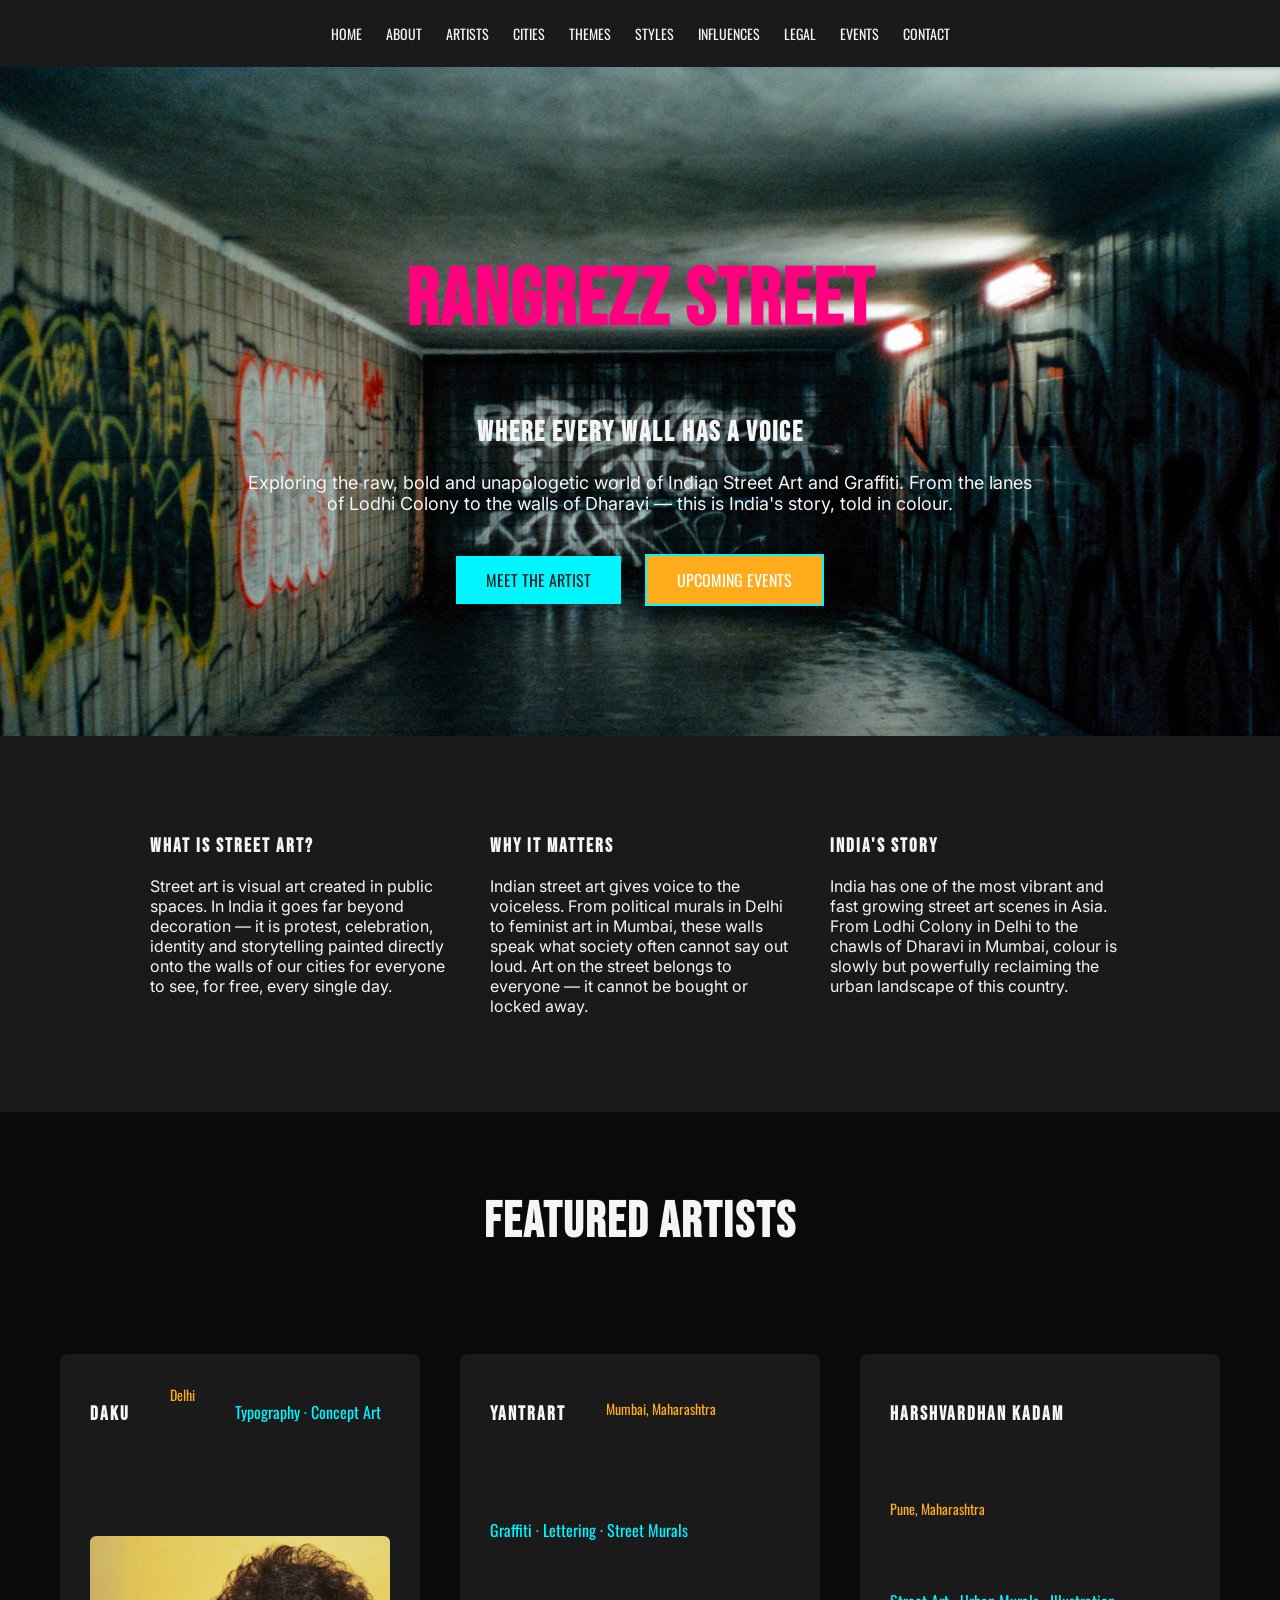
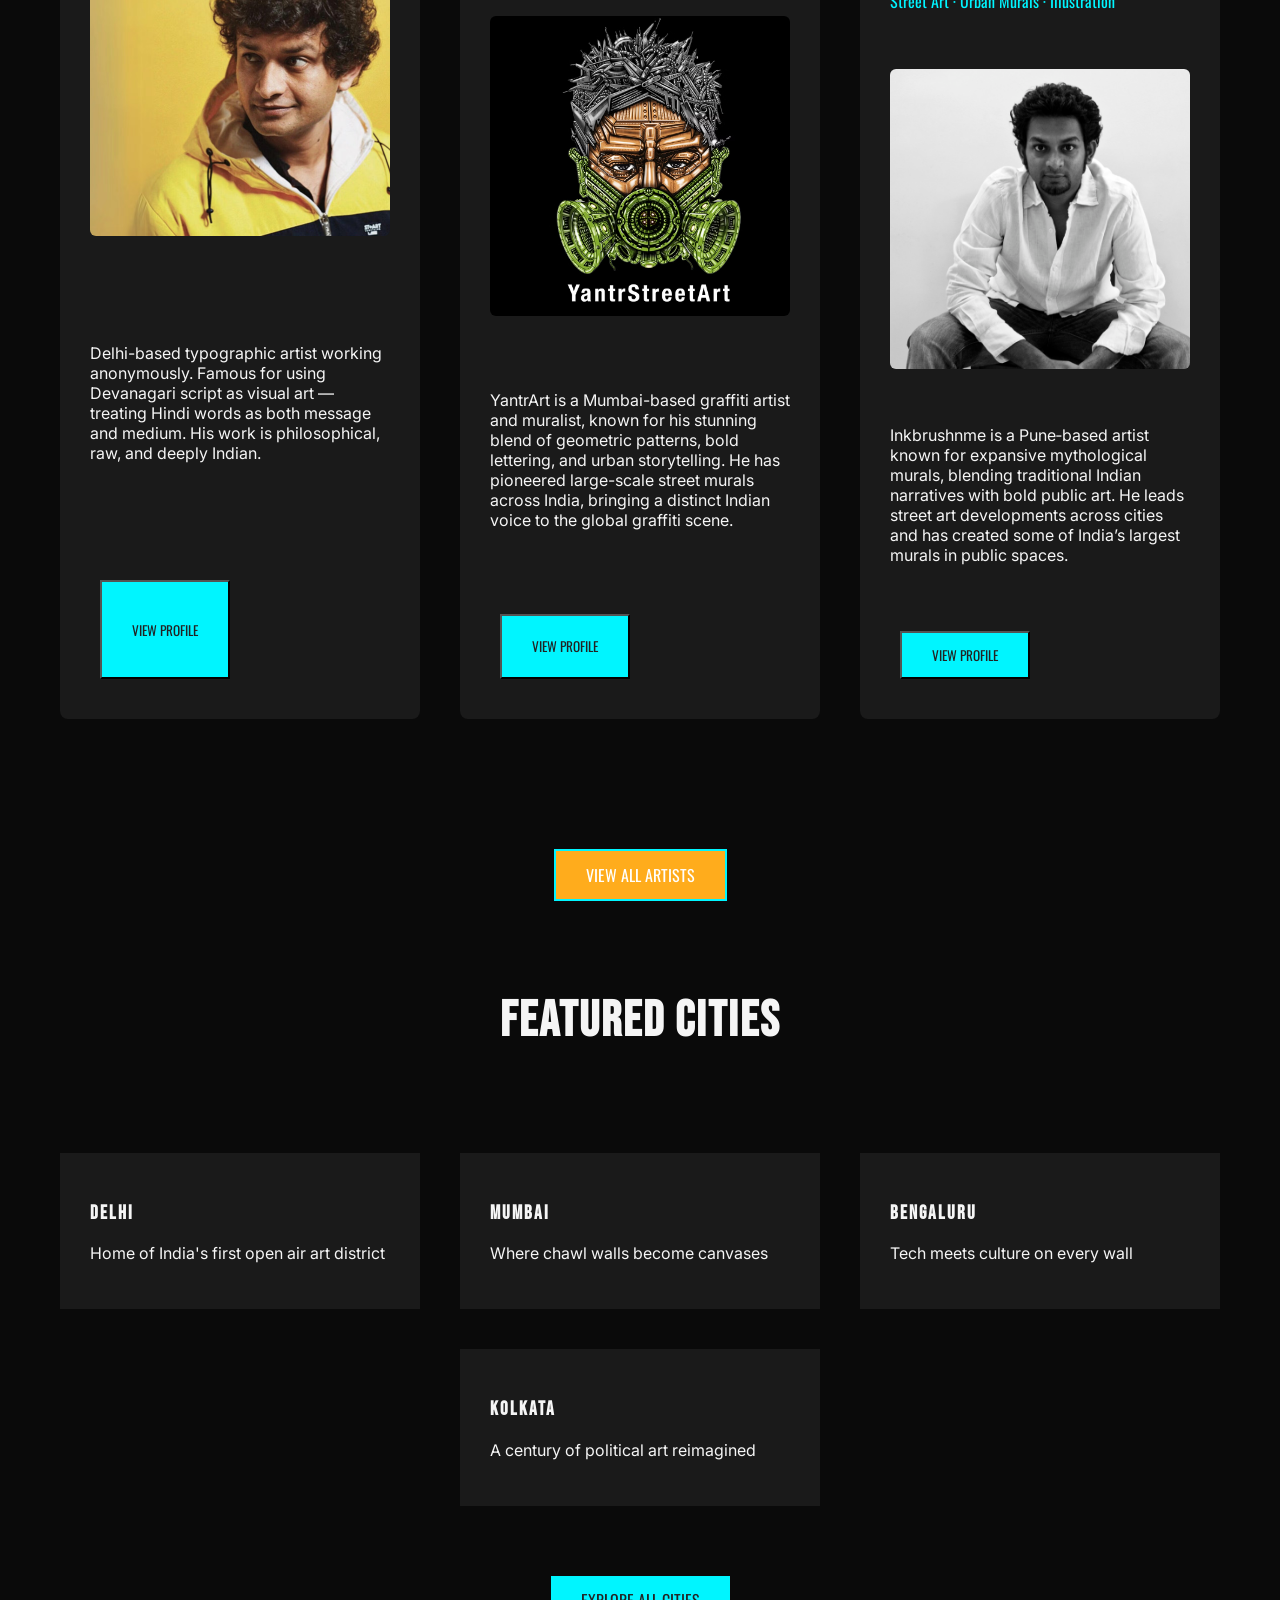
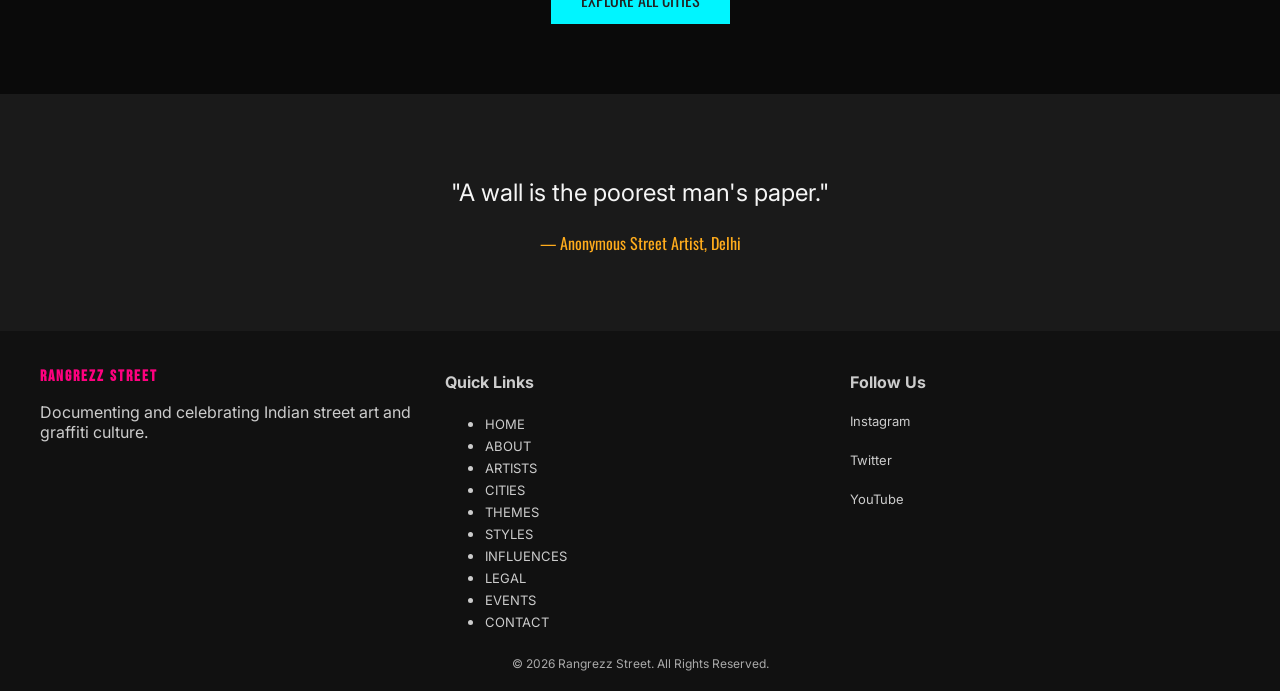
<file: index.html>
<!DOCTYPE htmL>
<html lang="en">
<head>
    <meta charset="UTF-8">
    <title>Rangrezz Street</title>
    <meta name="viewport" content="width=device-width, initial-scale=1.0">
    <link href="https://fonts.googleapis.com/css2?family=Bebas+Neue&family=Oswald:wght@400;500;600&family=Inter:wght@300;400;500;600&display=swap" rel="stylesheet">

    <link rel="stylesheet" href="css/style.css">
    <link rel="stylesheet" href="css/index.css">
    <link rel="stylesheet" href="css/artists.css">
    <link rel="stylesheet" href="css/cities.css">



</head>
<body>

 <nav>
           <ul>
            <li><a href="index.html">HOME</a></li>
            <li><a href="about.html">ABOUT</a></li>
            <li><a href="artists.html">ARTISTS</a></li>
            <li><a href="cities.html">CITIES</a></li>
            <li><a href="themes.html">THEMES</a></li>
            <li><a href="styles.html">STYLES</a></li>
            <li><a href="influence.html">INFLUENCES</a></li>
            <li><a href="legal.html">LEGAL</a></li>
            <li><a href="events.html">EVENTS</a></li>
            <li><a href="contact.html">CONTACT</a></li>
           </ul>
    </nav>

    <!-- HERO SECTION -->
    <section class="hero">
        <h1>RANGREZZ STREET</h1>
        <h2>Where Every Wall Has a Voice</h2>
        <p>
            Exploring the raw, bold and unapologetic world of Indian Street Art and Graffiti. 
            From the lanes of Lodhi Colony to the walls of Dharavi — this is India's story, told in colour.
        </p>
        <div class="hero-buttons">
            <a href="artists.html" class="btn-primary">MEET THE ARTIST</a>
            <a href="events.html" class="btn-secondary">UPCOMING EVENTS</a>
        </div>
    </section>

    <!-- INTRODUCTION STRIP -->
    <section class="intro-strip">
        <div class="intro-box">
            <h3>WHAT IS STREET ART?</h3>
            <p>
                Street art is visual art created in public spaces. In India it goes far beyond decoration — it is protest, celebration, identity and storytelling painted directly onto the walls of our cities for everyone to see, for free, every single day.
            </p>
        </div>

        <div class="intro-box">
            <h3>WHY IT MATTERS</h3>
            <p>
                Indian street art gives voice to the voiceless. From political murals in Delhi to feminist art in Mumbai, these walls speak what society often cannot say out loud. Art on the street belongs to everyone — it cannot be bought or locked away.
            </p>
        </div>

        <div class="intro-box">
            <h3>INDIA'S STORY</h3>
            <p>
                India has one of the most vibrant and fast growing street art scenes in Asia. From Lodhi Colony in Delhi to the chawls of Dharavi in Mumbai, colour is slowly but powerfully reclaiming the urban landscape of this country.
            </p>
        </div>
    </section>

    <!-- FEATURED ARTISTS -->
    <section class="featured-artists">
        <h2 class="section-title">FEATURED ARTISTS</h2>

        <div class="card-container">
            <div class="artist-card">
               
                <h3>Daku</h3>
                <span class="tag">Delhi</span>
                <p class="style">Typography · Concept Art</p>
                 <div class="artist-image">
                    <img src="images/home/daku.jpg" alt="">
                </div>
                <p>
                    Delhi-based typographic artist working anonymously. Famous for using Devanagari script as visual art — treating Hindi words as both message and medium. His work is philosophical, raw, and deeply Indian.
                </p>
                <button class="btn-primary " onclick="location.href='artists.html#dk'">VIEW PROFILE</button>
            </div>

          <!-- YantrArt — Featured Artist -->
<div class="artist-card">
    <h3>YantrArt</h3>
    <p class="tag">Mumbai, Maharashtra</p>
    <p class="style">Graffiti · Lettering · Street Murals</p>
    <div class="artist-image">
        <img src="images/home/yantr.jpg" alt="YantrArt">
    </div>
    <p>
        YantrArt is a Mumbai-based graffiti artist and muralist, known for his stunning blend of geometric patterns, bold lettering, and urban storytelling. He has pioneered large-scale street murals across India, bringing a distinct Indian voice to the global graffiti scene.
    </p>
    <button class="btn-primary" onclick="location.href='artists.html#yr'">VIEW PROFILE</button>
</div>

            <!-- Harshvardhan Kadam — Featured Artist -->
            <div class="artist-card">
                <h3>Harshvardhan Kadam</h3>
                <p class="tag">Pune, Maharashtra</p>
                <p class="style">Street Art · Urban Murals · Illustration</p>
                 <div class="artist-image">
                    <img src="images/home/inkbrushme.jpg" alt="inkbrushme">
                </div>
              <p>
                    Inkbrushnme is a Pune‑based artist known for expansive mythological murals, blending traditional Indian narratives with bold public art. He leads street art developments across cities and has created some of India’s largest murals in public spaces.

                    </p>
                <button class="btn-primary" onclick="location.href='artists.html#hk'">VIEW PROFILE</button>
            </div>
        </div>

        <div class="section-button">
            <a href="artists.html" class="btn-secondary " onclick = "">VIEW ALL ARTISTS</a>
        </div>
    </section>

    <!-- FEATURED CITIES -->
    <section class="featured-cities">
        <h2 class="section-title">FEATURED CITIES</h2>

        <div class="card-container">
            <div class="city-card">
                <h3>DELHI</h3>
                <p>Home of India's first open air art district</p>
            </div>

            <div class="city-card">
                <h3>MUMBAI</h3>
                <p>Where chawl walls become canvases</p>
            </div>

            <div class="city-card">
                <h3>BENGALURU</h3>
                <p>Tech meets culture on every wall</p>
            </div>

            <div class="city-card">
                <h3>KOLKATA</h3>
                <p>A century of political art reimagined</p>
            </div>
        </div>

        <div class="section-button">
            <a href="cities.html" class="btn-primary">EXPLORE ALL CITIES</a>
        </div>
    </section>

    <!-- QUOTE SECTION -->
    <section class="quote-section">
        <p class="quote">
            "A wall is the poorest man's paper."
        </p>
        <p class="quote-author">
            — Anonymous Street Artist, Delhi
        </p>
    </section>
<!-- COMMON FOOTER -->
<footer class="site-footer">
    <div class="footer-container">
        <div class="footer-section">
            <h3>Rangrezz Street</h3>
            <p>Documenting and celebrating Indian street art and graffiti culture.</p>
        </div>
        <div class="footer-section">
            <h4>Quick Links</h4>
            <ul>
            <li><a href="index.html">HOME</a></li>
            <li><a href="about.html">ABOUT</a></li>
            <li><a href="artists.html">ARTISTS</a></li>
            <li><a href="cities.html">CITIES</a></li>
            <li><a href="themes.html">THEMES</a></li>
            <li><a href="styles.html">STYLES</a></li>
            <li><a href="influence.html">INFLUENCES</a></li>
            <li><a href="legal.html">LEGAL</a></li>
            <li><a href="events.html">EVENTS</a></li>
            <li><a href="contact.html">CONTACT</a></li>
           </ul>
        </div>
        <div class="footer-section">
            <h4>Follow Us</h4>
            <p>
                <a href="https://instagram.com/RangrezzStreet" target="_blank">Instagram</a><br>
                <a href="https://twitter.com/RangrezzStreet" target="_blank">Twitter</a><br>
                <a href="https://youtube.com" target="_blank">YouTube</a>
            </p>
        </div>
    </div>
    <div class="footer-bottom">
        &copy; 2026 Rangrezz Street. All Rights Reserved.
    </div>
</footer>
<script src="js/main.js"></script>
</body>
</html>
</file>
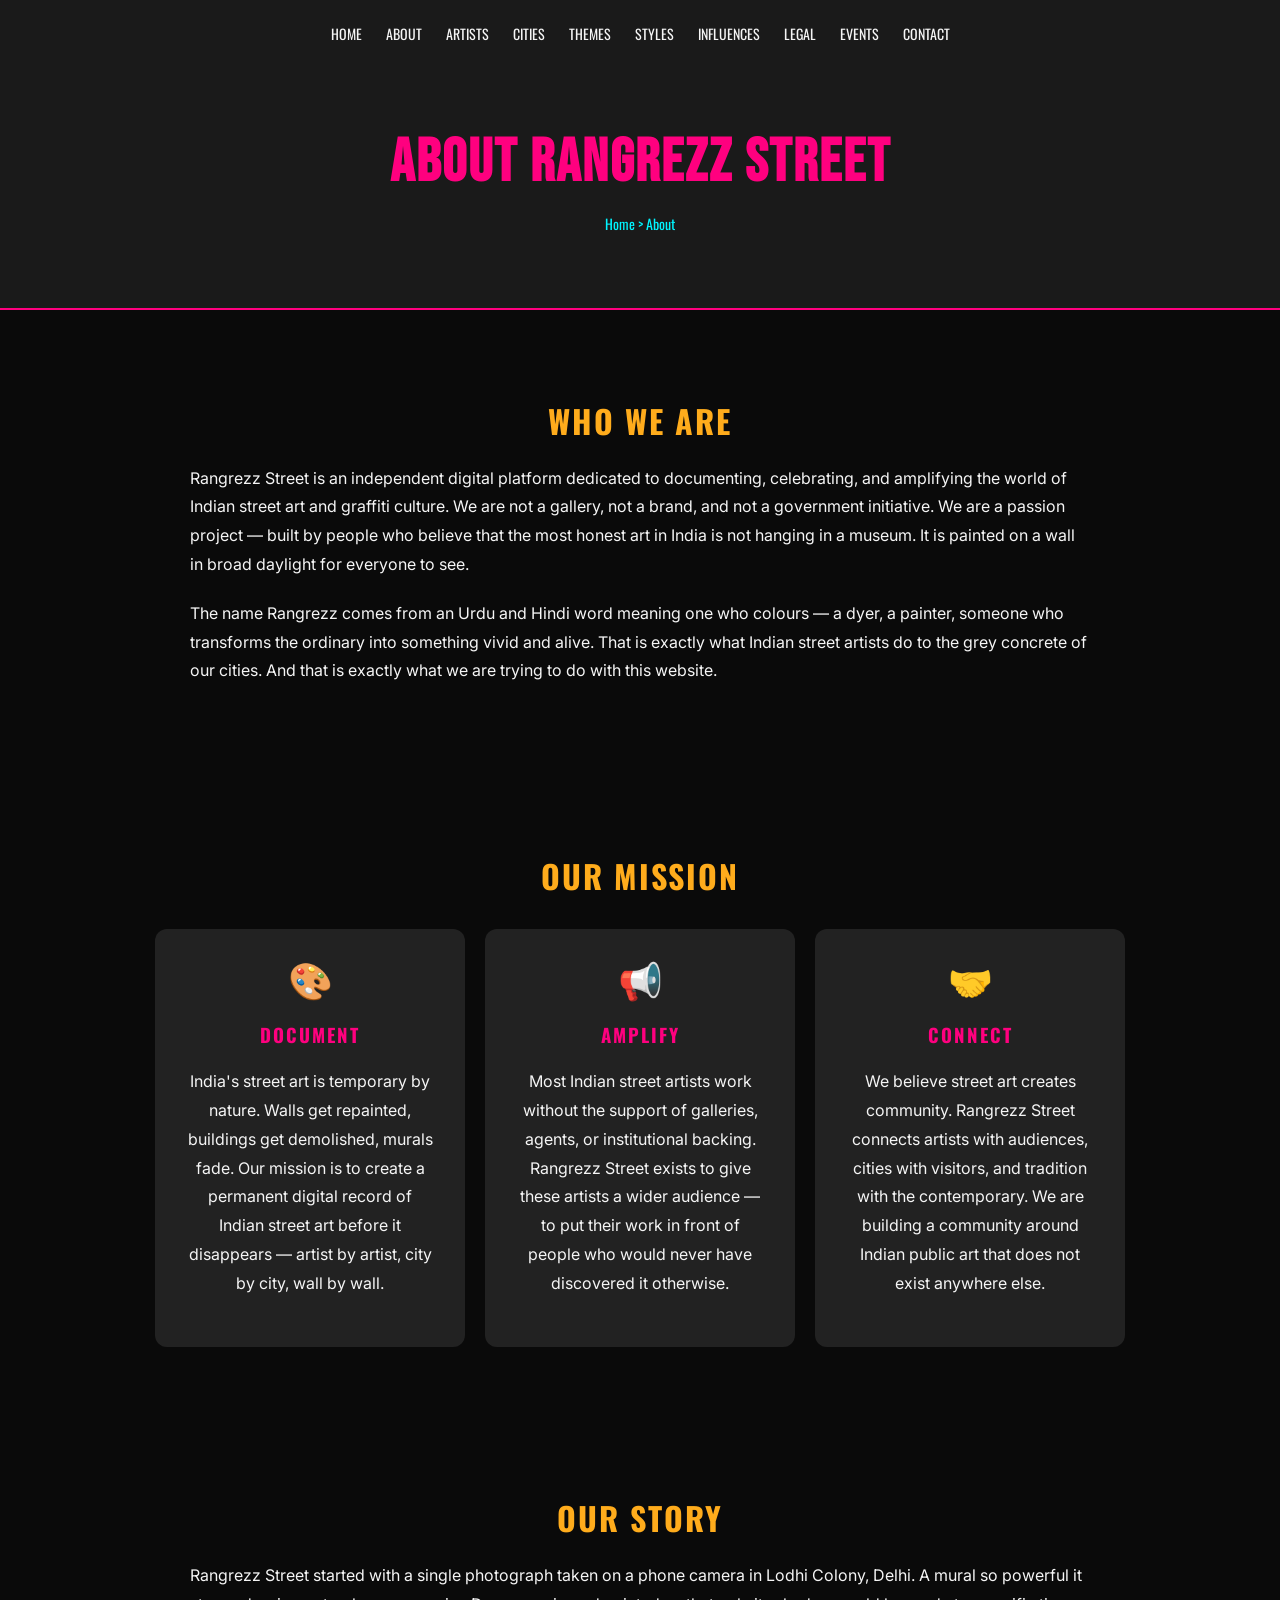
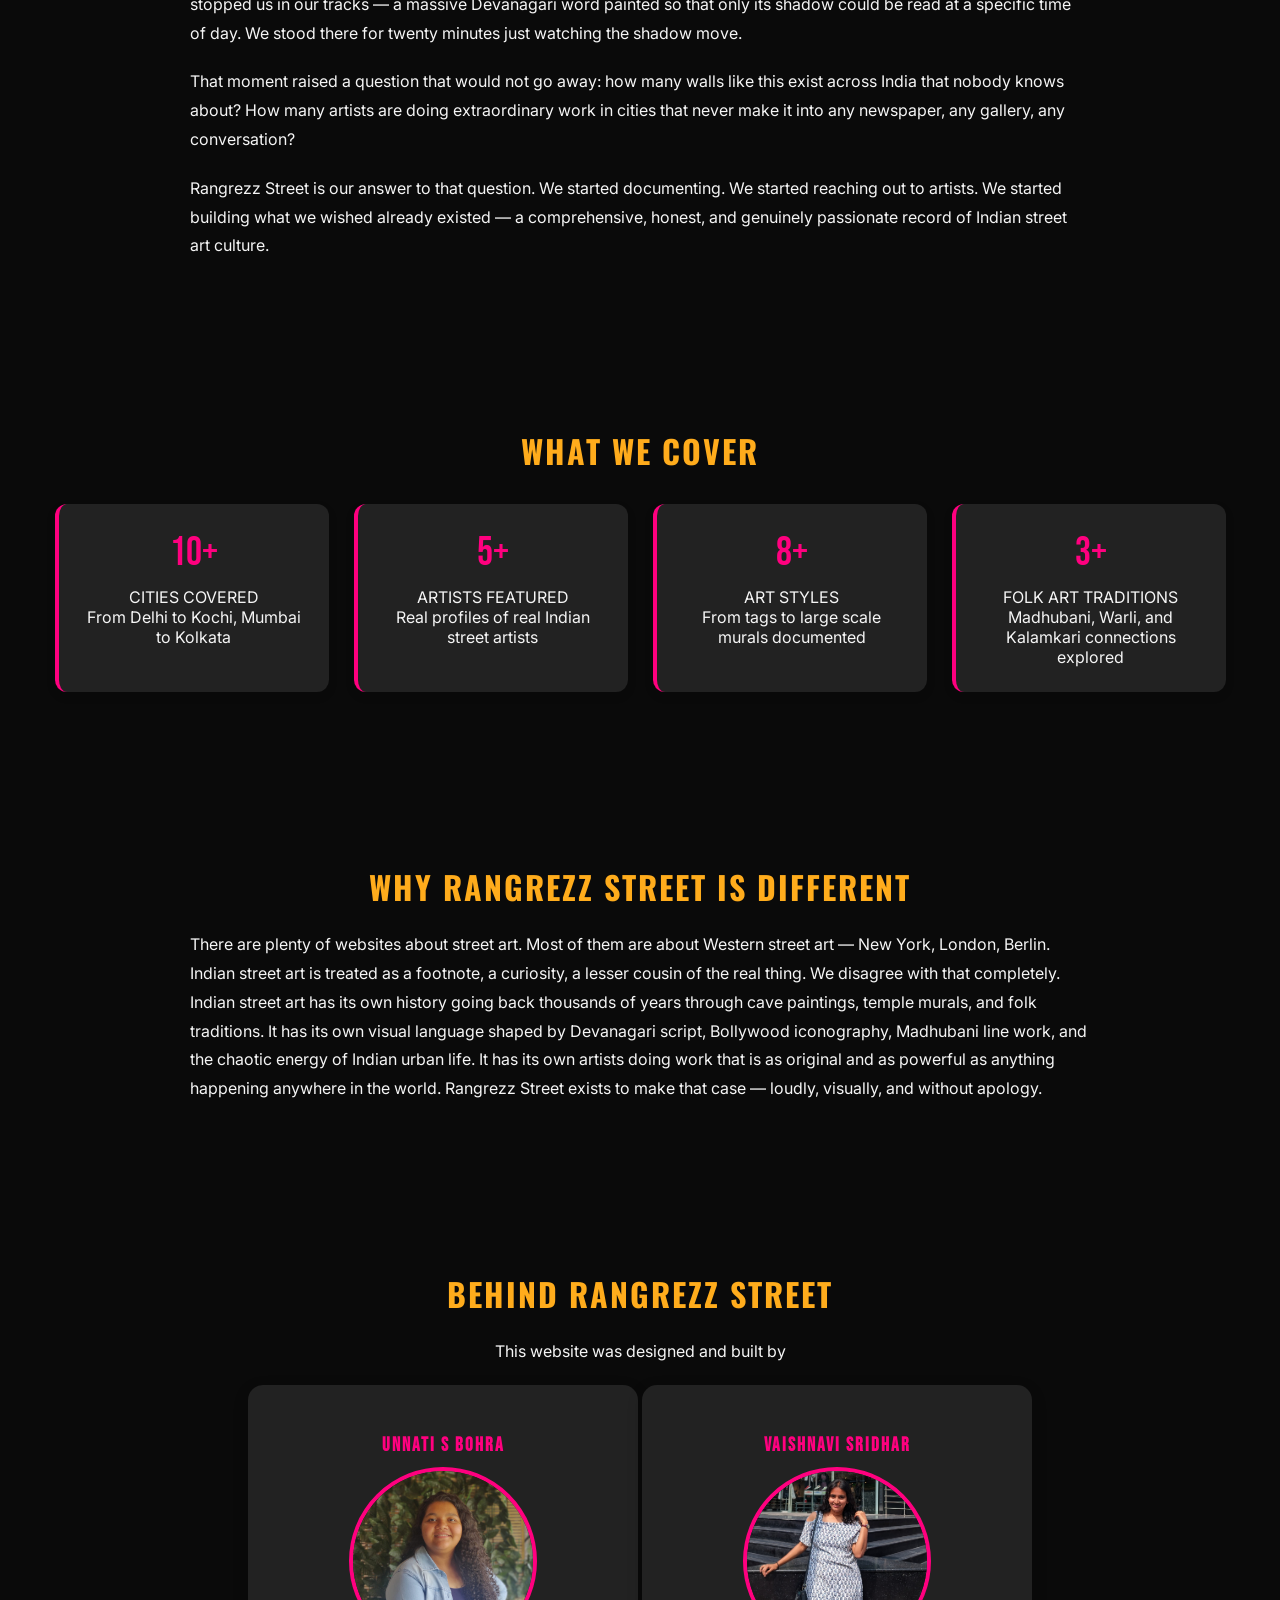
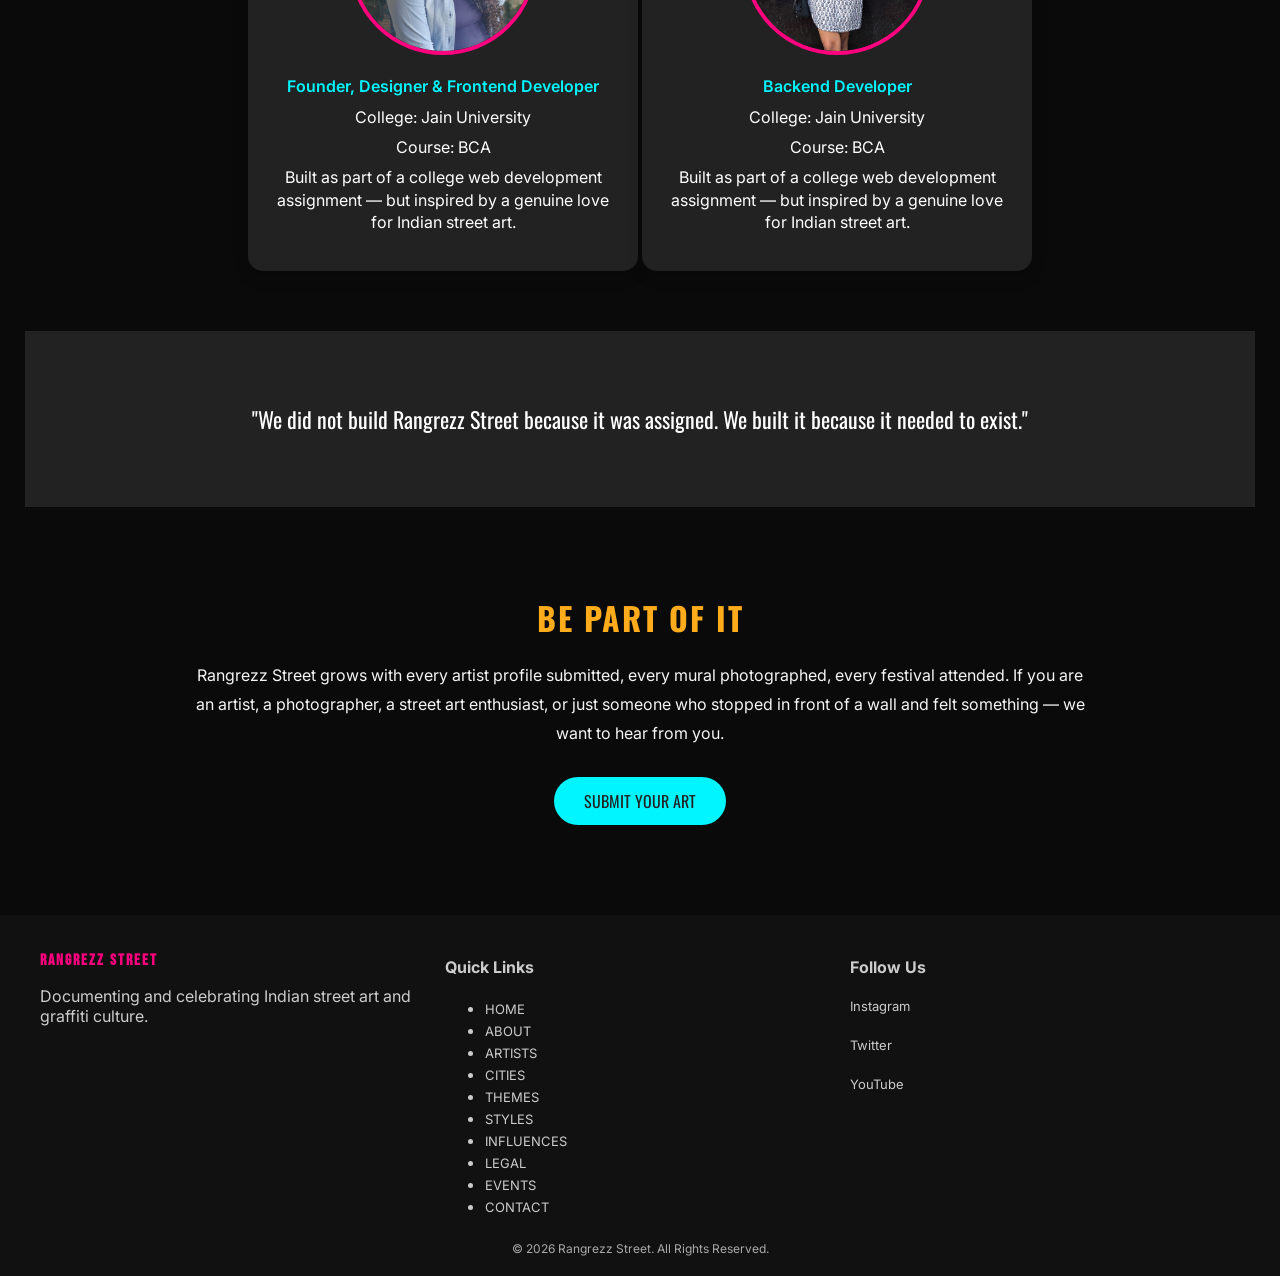
<file: about.html>
<!DOCTYPE html>
<html lang="en">
<head>
<meta charset="UTF-8">
<title>About Rangrezz Street</title>
<meta name="viewport" content="width=device-width, initial-scale=1.0">
<link rel="stylesheet" href="css/style.css">
<link rel="stylesheet" href="css/about.css">

<link href="https://fonts.googleapis.com/css2?family=Bebas+Neue&family=Oswald:wght@400;600&family=Inter:wght@300;400;500&display=swap" rel="stylesheet">
</head>
<body>
        <nav>
           <ul>
            <li><a href="index.html">HOME</a></li>
            <li><a href="about.html">ABOUT</a></li>
            <li><a href="artists.html">ARTISTS</a></li>
            <li><a href="cities.html">CITIES</a></li>
            <li><a href="themes.html">THEMES</a></li>
            <li><a href="styles.html">STYLES</a></li>
            <li><a href="influence.html">INFLUENCES</a></li>
            <li><a href="legal.html">LEGAL</a></li>
            <li><a href="events.html">EVENTS</a></li>
            <li><a href="contact.html">CONTACT</a></li>
           </ul>
    </nav>

<!-- PAGE BANNER -->
<section class="page-banner">
    <h1>ABOUT RANGREZZ STREET</h1>
    <p class="breadcrumb">Home &gt; About</p>
</section>

<!-- WHO WE ARE -->
<section class="section about-who">
    <h2>WHO WE ARE</h2>
    <p>
       Rangrezz Street is an independent digital platform dedicated to documenting, celebrating, and amplifying the world of Indian street art and graffiti culture. We are not a gallery, not a brand, and not a government initiative. We are a passion project — built by people who believe that the most honest art in India is not hanging in a museum. It is painted on a wall in broad daylight for everyone to see.
    </p>
    <p>
        The name Rangrezz comes from an Urdu and Hindi word meaning one who colours — a dyer, a painter, someone who transforms the ordinary into something vivid and alive. That is exactly what Indian street artists do to the grey concrete of our cities. And that is exactly what we are trying to do with this website.
    </p>
</section>

<!-- OUR MISSION -->
<section class="section mission">
    <h2>OUR MISSION</h2>
    <div class="mission-cards">
        <div class="mcard">
            <div class="icon">🎨</div>
            <h3>DOCUMENT</h3>
            <p>India's street art is temporary by nature. Walls get repainted, buildings get demolished, murals fade. Our mission is to create a permanent digital record of Indian street art before it disappears — artist by artist, city by city, wall by wall.</p>
        </div>
        <div class="mcard">
            <div class="icon">📢</div>
            <h3>AMPLIFY</h3>
            <p>Most Indian street artists work without the support of galleries, agents, or institutional backing. Rangrezz Street exists to give these artists a wider audience — to put their work in front of people who would never have discovered it otherwise.</p>
        </div>
        <div class="mcard">
            <div class="icon">🤝</div>
            <h3>CONNECT</h3>
            <p> We believe street art creates community. Rangrezz Street connects artists with audiences, cities with visitors, and tradition with the contemporary. We are building a community around Indian public art that does not exist anywhere else.</p>
        </div>
    </div>
</section>

<!-- OUR STORY -->
<section class="section story">
    <h2>OUR STORY</h2>
    <p>
        Rangrezz Street started with a single photograph taken on a phone camera in Lodhi Colony, Delhi. A mural so powerful it stopped us in our tracks — a massive Devanagari word painted so that only its shadow could be read at a specific time of day. We stood there for twenty minutes just watching the shadow move.
        
    </p>
    <p>
        That moment raised a question that would not go away: how many walls like this exist across India that nobody knows about? How many artists are doing extraordinary work in cities that never make it into any newspaper, any gallery, any conversation?
        
    </p>
    <p>Rangrezz Street is our answer to that question. We started documenting. We started reaching out to artists. We started building what we wished already existed — a comprehensive, honest, and genuinely passionate record of Indian street art culture.</p>
</section>

<!-- WHAT WE COVER -->
<section class="section coverage">
    <h2>WHAT WE COVER</h2>
    <div class="info-cards">
        <div class="info-card">
            <div class="number" data-target="10">0</div>
            <div class="label">CITIES COVERED</div>
            <div class="sub">From Delhi to Kochi, Mumbai to Kolkata</div>
        </div>
        <div class="info-card">
            <div class="number" data-target="5">0</div>
            <div class="label">ARTISTS FEATURED</div>
            <div class="sub">Real profiles of real Indian street artists</div>
        </div>
        <div class="info-card">
            <div class="number" data-target="8">0</div>
            <div class="label">ART STYLES</div>
            <div class="sub">From tags to large scale murals documented</div>
        </div>
        <div class="info-card">
            <div class="number" data-target="3">0</div>
            <div class="label">FOLK ART TRADITIONS</div>
            <div class="sub">Madhubani, Warli, and Kalamkari connections explored</div>
        </div>
    </div>
</section>

<!-- WHY WE ARE DIFFERENT -->
<section class="section difference">
    <h2>WHY RANGREZZ STREET IS DIFFERENT</h2>
    <p>
        There are plenty of websites about street art. Most of them are about Western street art — New York, London, Berlin. Indian street art is treated as a footnote, a curiosity, a lesser cousin of the real thing.
        We disagree with that completely.
        Indian street art has its own history going back thousands of years through cave paintings, temple murals, and folk traditions. It has its own visual language shaped by Devanagari script, Bollywood iconography, Madhubani line work, and the chaotic energy of Indian urban life. It has its own artists doing work that is as original and as powerful as anything happening anywhere in the world.
        Rangrezz Street exists to make that case — loudly, visually, and without apology.
    </p>
</section>

<!-- TEAM -->
<section class="section team">
    <h2>BEHIND RANGREZZ STREET</h2>
    <p class="subheading">This website was designed and built by</p>
    <div class="team-card">
        <h3>Unnati S Bohra</h3>
         <div class="art-image">
            <img src="images/about/me.jpeg" alt="Me">
            </div>
        <p>Founder, Designer & Frontend Developer</p>
        <p>College: Jain University</p>
        <p>Course: BCA</p>
        <p>Built as part of a college web development assignment — but inspired by a genuine love for Indian street art.</p>
    </div>
     <div class="team-card">
        <h3>Vaishnavi Sridhar</h3>
         <div class="art-image">
            <img src="images/about/vaish.jpeg" alt="Me">
            </div>
        <p>Backend Developer</p>
        <p>College: Jain University</p>
        <p>Course: BCA</p>
        <p>Built as part of a college web development assignment — but inspired by a genuine love for Indian street art.</p>
    </div>
    
</section>

<!-- PULL QUOTE -->
<section class="section quote-strip">
    <blockquote>"We did not build Rangrezz Street because it was assigned. We built it because it needed to exist."</blockquote>
</section>

<!-- CALL TO ACTION -->
<section class="section cta">
    <h2>BE PART OF IT</h2>
    <p>
        Rangrezz Street grows with every artist profile submitted, every mural photographed, every festival attended. If you are an artist, a photographer, a street art enthusiast, or just someone who stopped in front of a wall and felt something — we want to hear from you.
    </p>
    <div class="cta-buttons">
        <a href="contact.html" class="btn btn-primary">SUBMIT YOUR ART</a>
        
    </div>
</section>
<!-- COMMON FOOTER -->
<footer class="site-footer">
    <div class="footer-container">
        <div class="footer-section">
            <h3>Rangrezz Street</h3>
            <p>Documenting and celebrating Indian street art and graffiti culture.</p>
        </div>
        <div class="footer-section">
            <h4>Quick Links</h4>
            <ul>
            <li><a href="index.html">HOME</a></li>
            <li><a href="about.html">ABOUT</a></li>
            <li><a href="artists.html">ARTISTS</a></li>
            <li><a href="cities.html">CITIES</a></li>
            <li><a href="themes.html">THEMES</a></li>
            <li><a href="styles.html">STYLES</a></li>
            <li><a href="influence.html">INFLUENCES</a></li>
            <li><a href="legal.html">LEGAL</a></li>
            <li><a href="events.html">EVENTS</a></li>
            <li><a href="contact.html">CONTACT</a></li>
           </ul>
        </div>
        <div class="footer-section">
            <h4>Follow Us</h4>
            <p>
                <a href="https://instagram.com/RangrezzStreet" target="_blank">Instagram</a><br>
                <a href="https://twitter.com/RangrezzStreet" target="_blank">Twitter</a><br>
                <a href="https://youtube.com" target="_blank">YouTube</a>
            </p>
        </div>
    </div>
    <div class="footer-bottom">
        &copy; 2026 Rangrezz Street. All Rights Reserved.
    </div>
</footer>
<script defer src="js/main.js"></script>
</body>
</html>
</file>
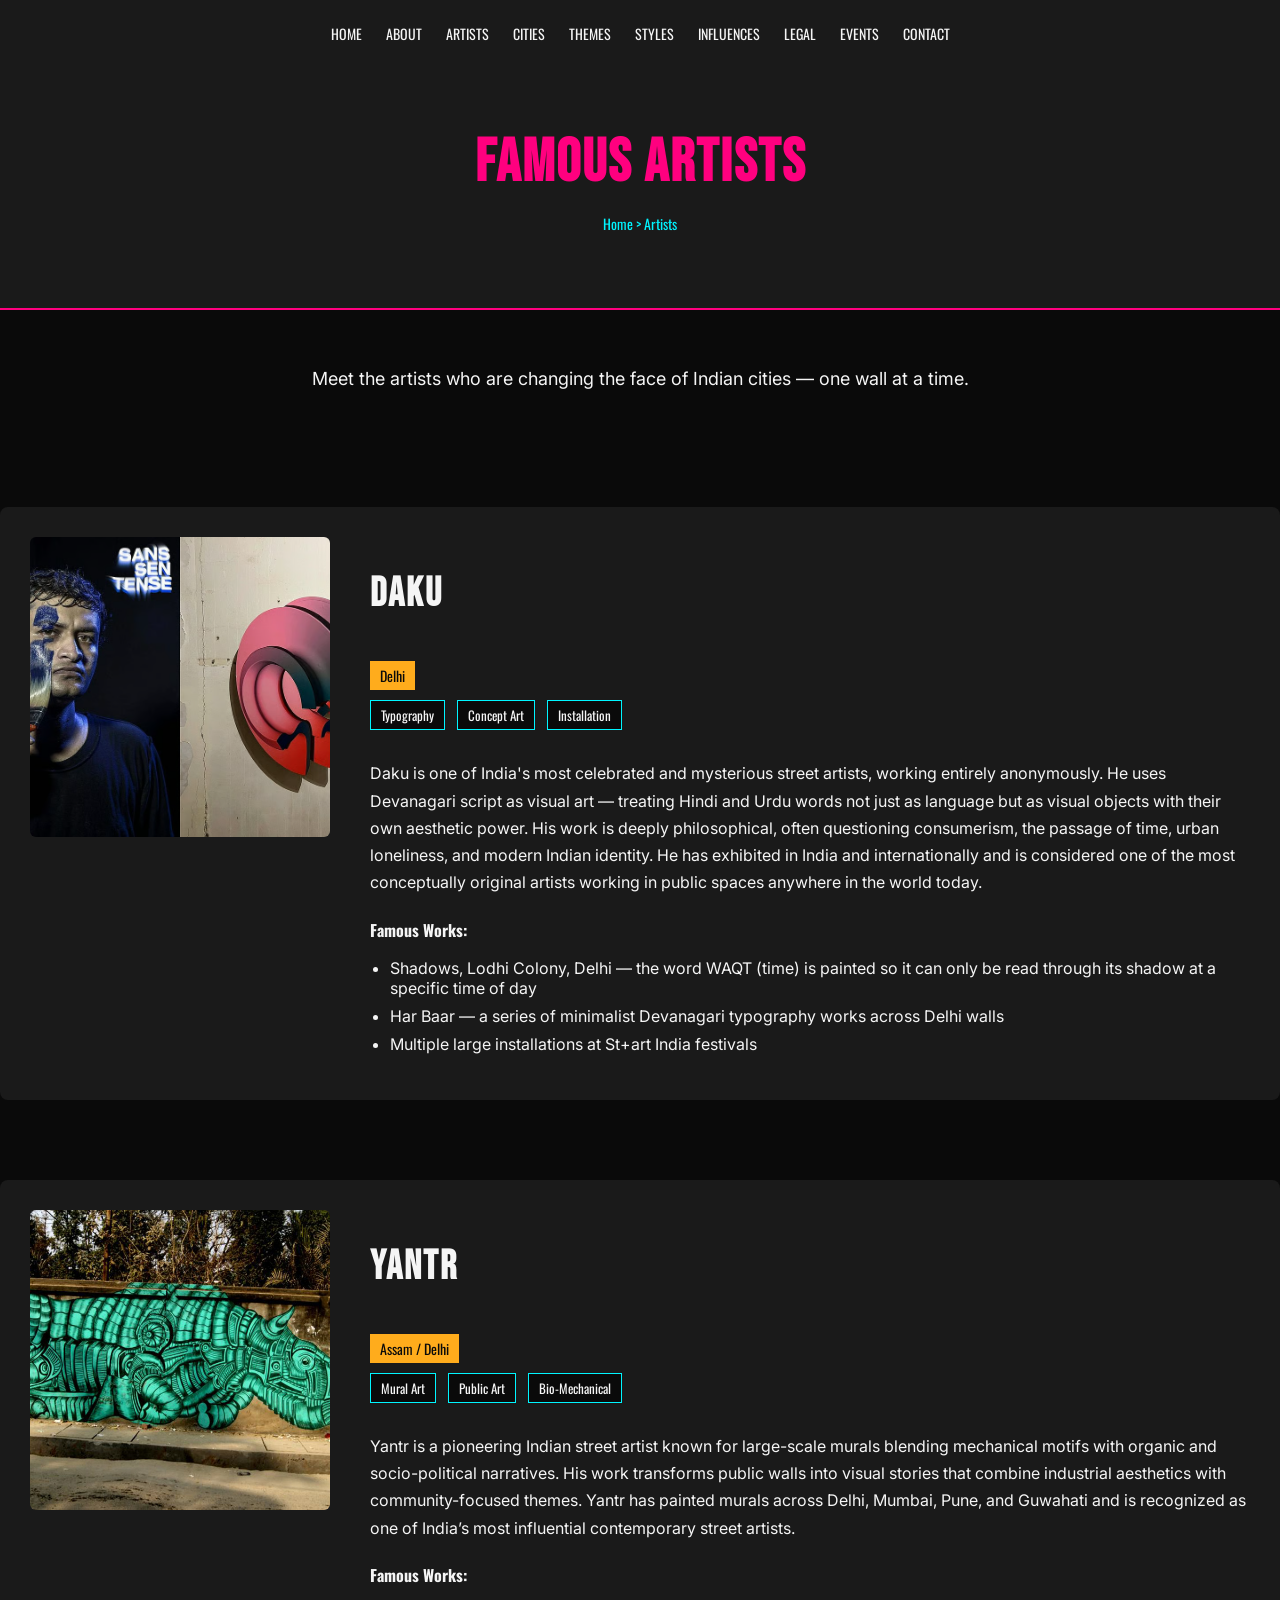
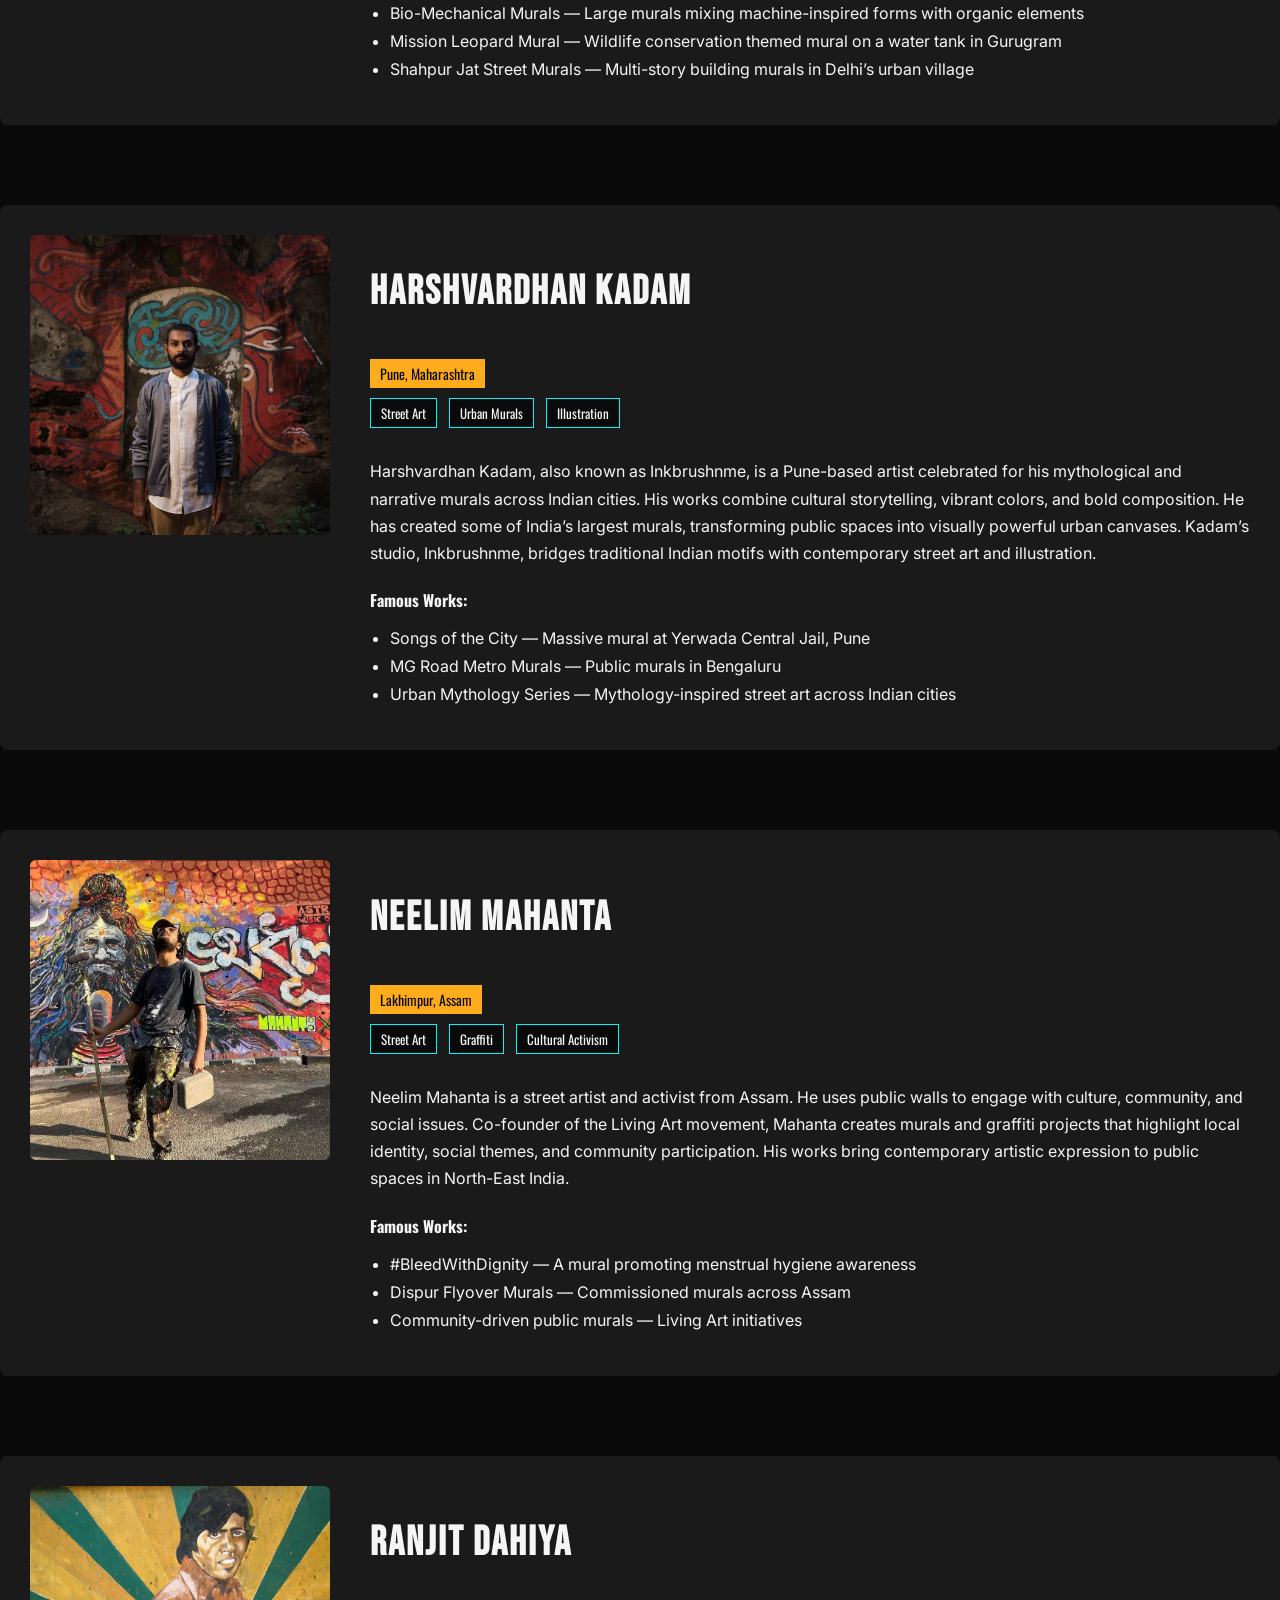
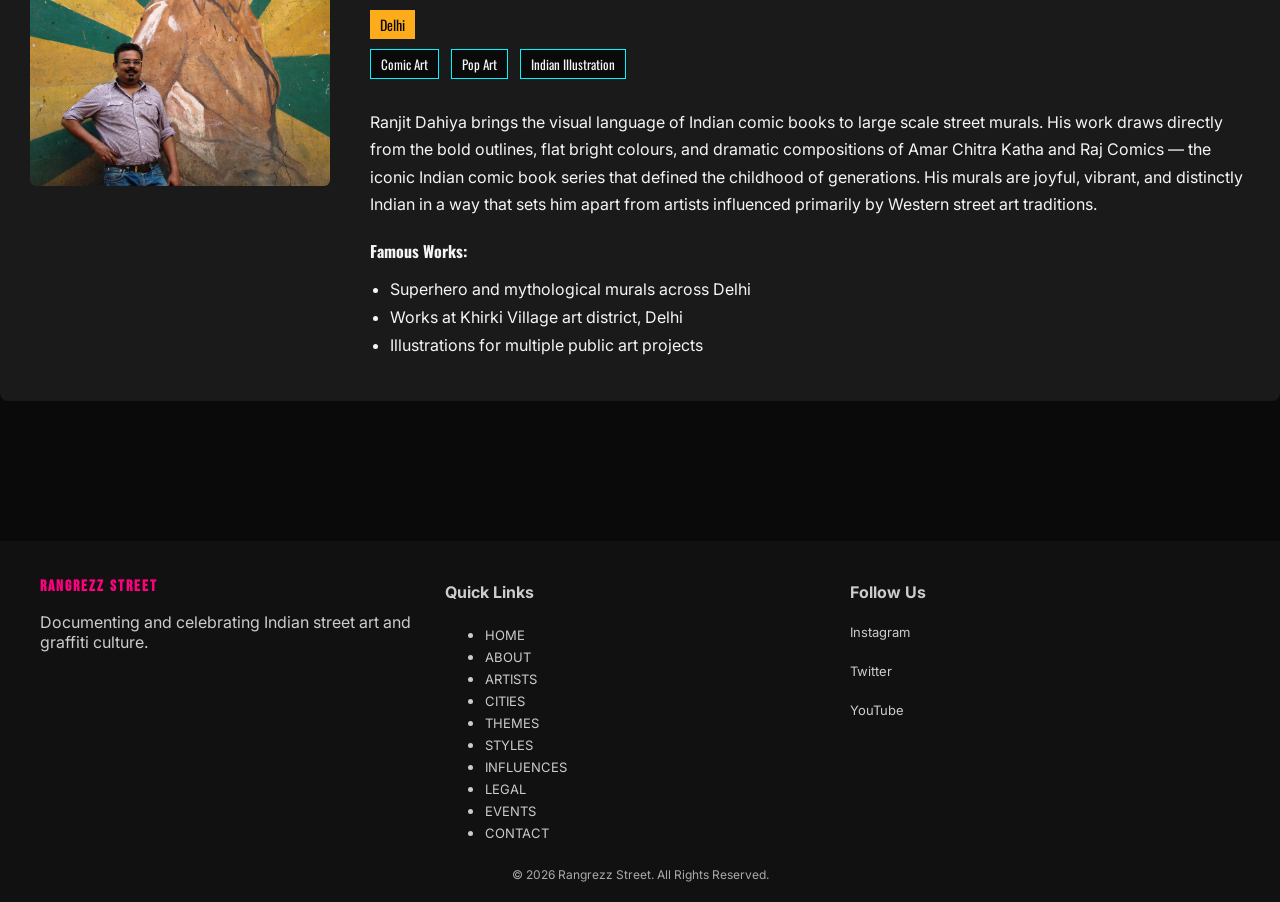
<file: artists.html>
<!DOCTYPE html>
<html lang="en">
<head>
    <meta charset="UTF-8">
    <title>Famous Artists | Rangrezz Street</title>
    <meta name="viewport" content="width=device-width, initial-scale=1.0">
 
    <link href="https://fonts.googleapis.com/css2?family=Bebas+Neue&family=Oswald:wght@400;500;600&family=Inter:wght@300;400;500;600&display=swap" rel="stylesheet">

    <link rel="stylesheet" href="css/style.css">
    <link rel="stylesheet" href="css/artists.css">
 
    <script defer src="js/main.js"></script>
</head>
<body>

     <nav>
           <ul>
            <li><a href="index.html">HOME</a></li>
            <li><a href="about.html">ABOUT</a></li>
            <li><a href="artists.html">ARTISTS</a></li>
            <li><a href="cities.html">CITIES</a></li>
            <li><a href="themes.html">THEMES</a></li>
            <li><a href="styles.html">STYLES</a></li>
            <li><a href="influence.html">INFLUENCES</a></li>
            <li><a href="legal.html">LEGAL</a></li>
            <li><a href="events.html">EVENTS</a></li>
            <li><a href="contact.html">CONTACT</a></li>
           </ul>
    </nav>
    <!-- PAGE BANNER -->
    <section class="page-banner">
        <div class="container">
            <h1>FAMOUS ARTISTS</h1>
            <p class="breadcrumb">Home > Artists</p>
        </div>
    </section>

    <!-- INTRO LINE -->
    <section class="artists-intro">
        <div class="container">
            <p>Meet the artists who are changing the face of Indian cities — one wall at a time.</p>
        </div>
    </section>

    <!-- ARTIST CARDS -->
    <section class="artists-section">
        <div class="container">

            <!-- DAKU -->
            <div class="artist-card" id="dk">
                <div class="artist-image">
                    <img src="images/artists/daaku.jpg" alt="Daku">
                </div>
                <div class="artist-content">
                    <h2>DAKU</h2>
                    <span class="city-tag">Delhi</span>
                    <div class="style-tags">
                        <span>Typography</span>
                        <span>Concept Art</span>
                        <span>Installation</span>
                    </div>
                    <p>
                        Daku is one of India's most celebrated and mysterious street artists, working entirely anonymously. He uses Devanagari script as visual art — treating Hindi and Urdu words not just as language but as visual objects with their own aesthetic power. His work is deeply philosophical, often questioning consumerism, the passage of time, urban loneliness, and modern Indian identity. He has exhibited in India and internationally and is considered one of the most conceptually original artists working in public spaces anywhere in the world today.
                    </p>

                    <h4>Famous Works:</h4>
                    <ul>
                        <li>Shadows, Lodhi Colony, Delhi — the word WAQT (time) is painted so it can only be read through its shadow at a specific time of day</li>
                        <li>Har Baar — a series of minimalist Devanagari typography works across Delhi walls</li>
                        <li>Multiple large installations at St+art India festivals</li>
                    </ul>
                </div>
            </div>

            

           <!-- YANTR -->
            <div class="artist-card">
                <div class="artist-image" id="yr">
                    <img src="images/artists/yantr2.jpg" alt="Yantr">
                </div>
                <div class="artist-content">
                    <h2>Yantr</h2>
                    <span class="city-tag">Assam / Delhi</span>
                    <div class="style-tags">
                        <span>Mural Art</span>
                        <span>Public Art</span>
                        <span>Bio-Mechanical</span>
                    </div>
                    <p>
                        Yantr is a pioneering Indian street artist known for large-scale murals blending mechanical motifs with organic and socio-political narratives. His work transforms public walls into visual stories that combine industrial aesthetics with community-focused themes. Yantr has painted murals across Delhi, Mumbai, Pune, and Guwahati and is recognized as one of India’s most influential contemporary street artists.
                    </p>

                    <h4>Famous Works:</h4>
                    <ul>
                        <li>Bio-Mechanical Murals — Large murals mixing machine-inspired forms with organic elements</li>
                        <li>Mission Leopard Mural — Wildlife conservation themed mural on a water tank in Gurugram</li>
                        <li>Shahpur Jat Street Murals — Multi-story building murals in Delhi’s urban village</li>
                    </ul>
                </div>
            </div>

            <!-- HARSHVARDHAN KADAM -->
            <div class="artist-card">
                <div class="artist-image" id="hk">
                    <img src="images/artists/harshavadhan.jpg" alt="Harshvardhan Kadam">
                </div>
                <div class="artist-content">
                    <h2>Harshvardhan Kadam</h2>
                    <span class="city-tag">Pune, Maharashtra</span>
                    <div class="style-tags">
                        <span>Street Art</span>
                        <span>Urban Murals</span>
                        <span>Illustration</span>
                    </div>
                    <p>
                        Harshvardhan Kadam, also known as Inkbrushnme, is a Pune-based artist celebrated for his mythological and narrative murals across Indian cities. His works combine cultural storytelling, vibrant colors, and bold composition. He has created some of India’s largest murals, transforming public spaces into visually powerful urban canvases. Kadam’s studio, Inkbrushnme, bridges traditional Indian motifs with contemporary street art and illustration.
                    </p>

                    <h4>Famous Works:</h4>
                    <ul>
                        <li>Songs of the City — Massive mural at Yerwada Central Jail, Pune</li>
                        <li>MG Road Metro Murals — Public murals in Bengaluru</li>
                        <li>Urban Mythology Series — Mythology-inspired street art across Indian cities</li>
                    </ul>
                </div>
            </div>
            <!-- NEELIM MAHANTA -->
            <div class="artist-card">
                <div class="artist-image" id="nm">
                    <img src="images/artists/nm.jpg" alt="Neelim Mahanta">
                </div>
                <div class="artist-content">
                    <h2>Neelim Mahanta</h2>
                    <span class="city-tag">Lakhimpur, Assam</span>
                    <div class="style-tags">
                        <span>Street Art</span>
                        <span>Graffiti</span>
                        <span>Cultural Activism</span>
                    </div>
                    <p>
                        Neelim Mahanta is a street artist and activist from Assam. He uses public walls to engage with culture, community, and social issues. Co-founder of the Living Art movement, Mahanta creates murals and graffiti projects that highlight local identity, social themes, and community participation. His works bring contemporary artistic expression to public spaces in North-East India.
                    </p>

                    <h4>Famous Works:</h4>
                    <ul>
                        <li>#BleedWithDignity — A mural promoting menstrual hygiene awareness</li>
                        <li>Dispur Flyover Murals — Commissioned murals across Assam</li>
                        <li>Community-driven public murals — Living Art initiatives</li>
                    </ul>
                </div>
            </div>

            <!-- INKBRUSHNME -->
            <div class="artist-card">
                <div class="artist-image" id="rd">
                    <img src="images/artists/ranjiv.jpg" alt="Ranjit Dahiya">
                </div>
                <div class="artist-content">
                    <h2>Ranjit Dahiya</h2>
                    <span class="city-tag">Delhi</span>
                    <div class="style-tags">
                        <span>Comic Art</span>
                        <span>Pop Art</span>
                        <span>Indian Illustration</span>
                    </div>
                    <p>
                        Ranjit Dahiya brings the visual language of Indian comic books to large scale street murals. His work draws directly from the bold outlines, flat bright colours, and dramatic compositions of Amar Chitra Katha and Raj Comics — the iconic Indian comic book series that defined the childhood of generations. His murals are joyful, vibrant, and distinctly Indian in a way that sets him apart from artists influenced primarily by Western street art traditions.
                    </p>

                    <h4>Famous Works:</h4>
                    <ul>
                        <li>Superhero and mythological murals across Delhi</li>
                        <li>Works at Khirki Village art district, Delhi</li>
                        <li>Illustrations for multiple public art projects</li>
                    </ul>
                </div>
            </div>
        </div>
            
    </section>

    <!-- COMMON FOOTER -->
<footer class="site-footer">
    <div class="footer-container">
        <div class="footer-section">
            <h3>Rangrezz Street</h3>
            <p>Documenting and celebrating Indian street art and graffiti culture.</p>
        </div>
        <div class="footer-section">
            <h4>Quick Links</h4>
            <ul>
            <li><a href="index.html">HOME</a></li>
            <li><a href="about.html">ABOUT</a></li>
            <li><a href="artists.html">ARTISTS</a></li>
            <li><a href="cities.html">CITIES</a></li>
            <li><a href="themes.html">THEMES</a></li>
            <li><a href="styles.html">STYLES</a></li>
            <li><a href="influence.html">INFLUENCES</a></li>
            <li><a href="legal.html">LEGAL</a></li>
            <li><a href="events.html">EVENTS</a></li>
            <li><a href="contact.html">CONTACT</a></li>
           </ul>
        </div>
        <div class="footer-section">
            <h4>Follow Us</h4>
            <p>
                <a href="https://instagram.com/RangrezzStreet" target="_blank">Instagram</a><br>
                <a href="https://twitter.com/RangrezzStreet" target="_blank">Twitter</a><br>
                <a href="https://youtube.com" target="_blank">YouTube</a>
            </p>
        </div>
    </div>
    <div class="footer-bottom">
        &copy; 2026 Rangrezz Street. All Rights Reserved.
    </div>
</footer>

</body>
</html>
</file>
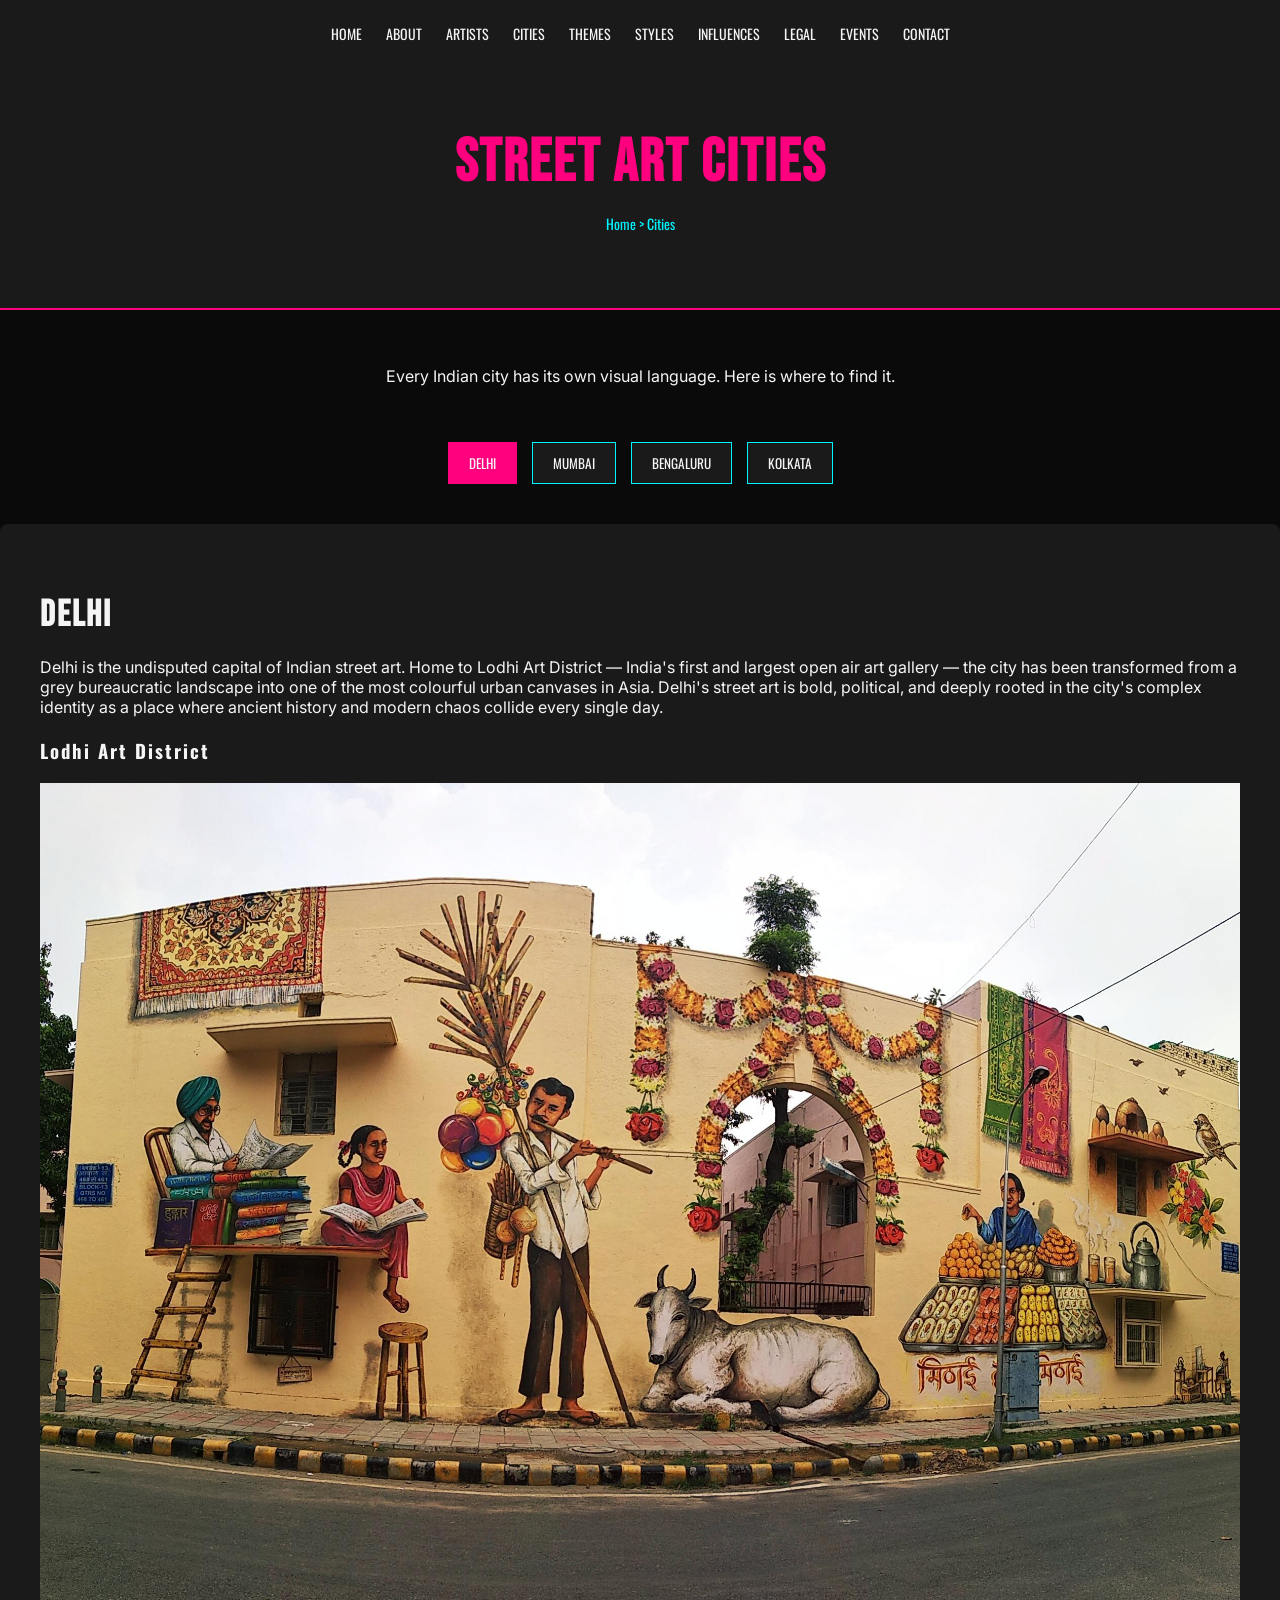
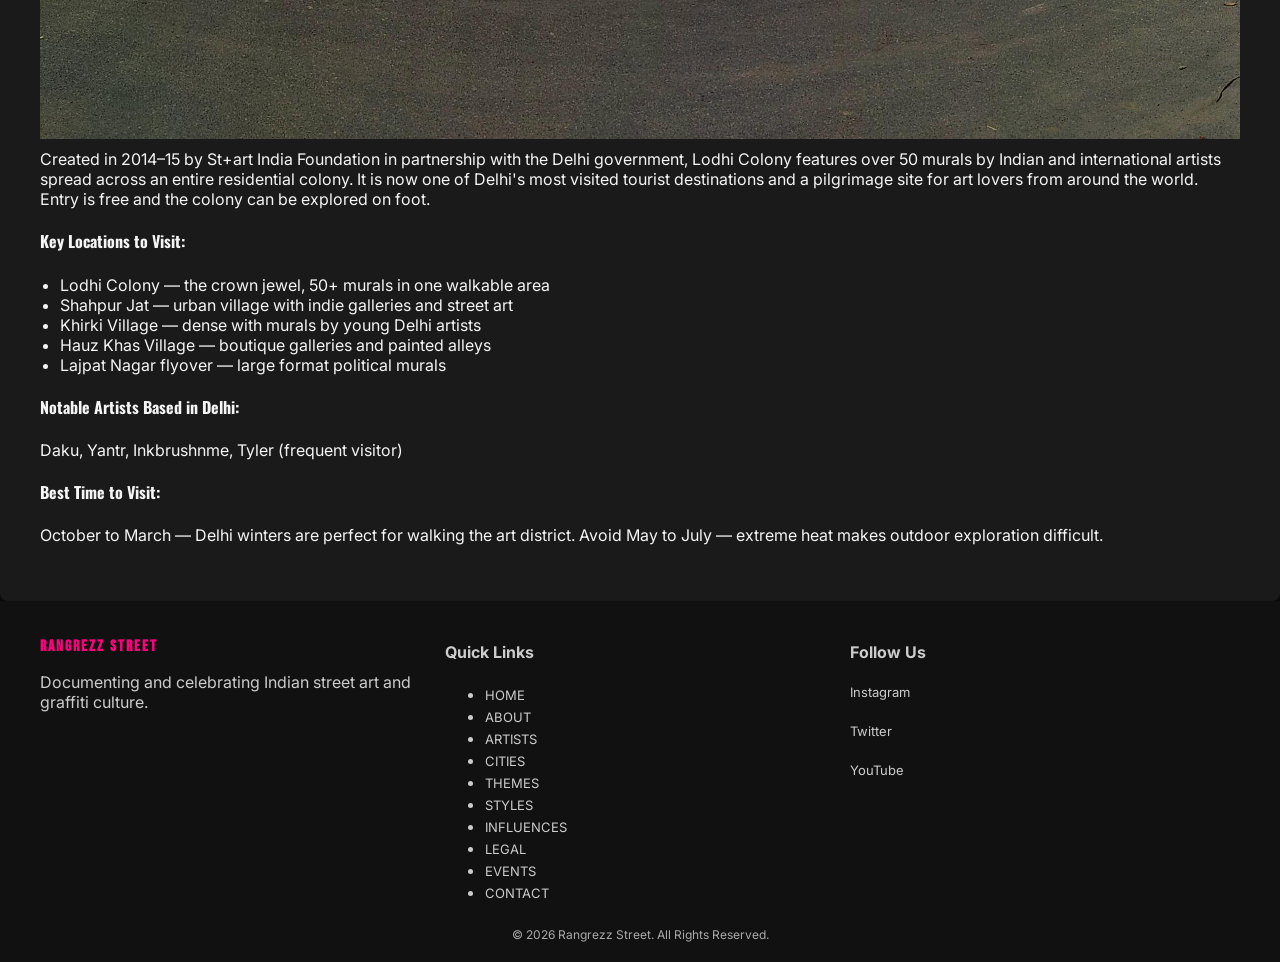
<file: cities.html>
<!DOCTYPE html>
<html lang="en">
<head>
    <meta charset="UTF-8">
    <title>Street Art Cities | Rangrezz Street</title>
    <meta name="viewport" content="width=device-width, initial-scale=1.0">
    <link href="https://fonts.googleapis.com/css2?family=Bebas+Neue&family=Oswald:wght@400;500;600&family=Inter:wght@300;400;500;600&display=swap" rel="stylesheet">

    <link rel="stylesheet" href="css/style.css">
    <link rel="stylesheet" href="css/cities.css">
    <script defer src="js/main.js"></script>
</head>
<body>

  <nav>
           <ul>
            <li><a href="index.html">HOME</a></li>
            <li><a href="about.html">ABOUT</a></li>
            <li><a href="artists.html">ARTISTS</a></li>
            <li><a href="cities.html">CITIES</a></li>
            <li><a href="themes.html">THEMES</a></li>
            <li><a href="styles.html">STYLES</a></li>
            <li><a href="influence.html">INFLUENCES</a></li>
            <li><a href="legal.html">LEGAL</a></li>
            <li><a href="events.html">EVENTS</a></li>
            <li><a href="contact.html">CONTACT</a></li>
           </ul>
    </nav>
    <!-- PAGE BANNER -->
    <section class="page-banner">
        <div class="container">
            <h1>STREET ART CITIES</h1>
            <p class="breadcrumb">Home > Cities</p>
        </div>
    </section>

    <!-- INTRO -->
    <section class="cities-intro">
        <div class="container">
            <p>Every Indian city has its own visual language. Here is where to find it.</p>
        </div>
    </section>

    <!-- TABS -->
    <section class="cities-section">
        <div class="container">

            <div class="tab-buttons">
                <button class="tab-btn active" data-tab="delhi">DELHI</button>
                <button class="tab-btn" data-tab="mumbai">MUMBAI</button>
                <button class="tab-btn" data-tab="bengaluru">BENGALURU</button>
                <button class="tab-btn" data-tab="kolkata">KOLKATA</button>
            </div>

            <div class="tab-content active" id="delhi">
                <h2>Delhi</h2>
                <p>
                    Delhi is the undisputed capital of Indian street art. Home to Lodhi Art District — India's first and largest open air art gallery — the city has been transformed from a grey bureaucratic landscape into one of the most colourful urban canvases in Asia. Delhi's street art is bold, political, and deeply rooted in the city's complex identity as a place where ancient history and modern chaos collide every single day.
                </p>

                <h3>Lodhi Art District</h3>
                <div class="city-image">
                    <img src="images/cities/delhi.jpg" alt="Daku">
                </div>
                <p>
                    Created in 2014–15 by St+art India Foundation in partnership with the Delhi government, Lodhi Colony features over 50 murals by Indian and international artists spread across an entire residential colony. It is now one of Delhi's most visited tourist destinations and a pilgrimage site for art lovers from around the world. Entry is free and the colony can be explored on foot.
                </p>
                

                <h4>Key Locations to Visit:</h4>
                <ul>
                    <li>Lodhi Colony — the crown jewel, 50+ murals in one walkable area</li>
                    <li>Shahpur Jat — urban village with indie galleries and street art</li>
                    <li>Khirki Village — dense with murals by young Delhi artists</li>
                    <li>Hauz Khas Village — boutique galleries and painted alleys</li>
                    <li>Lajpat Nagar flyover — large format political murals</li>
                </ul>

                <h4>Notable Artists Based in Delhi:</h4>
                <p>Daku, Yantr, Inkbrushnme, Tyler (frequent visitor)</p>

                <h4>Best Time to Visit:</h4>
                <p>October to March — Delhi winters are perfect for walking the art district. Avoid May to July — extreme heat makes outdoor exploration difficult.</p>
            </div>

            <div class="tab-content" id="mumbai">
                <h2>Mumbai</h2>
                <p>
                    Mumbai is India's city of dreams and its walls dream loudly. The city's street art scene is as chaotic, layered, and intensely alive as Mumbai itself — spread across industrial docks, dense chawls, upscale neighbourhoods, and everything in between.
                </p>

                <h3>Sassoon Docks Art Project</h3>
                <div class="city-image">
                    <img src="images/cities/mumbai2.jpg" alt="Daku">
                </div>
                <p>
                    A historic 19th century fish market in Colaba has been transformed into one of Mumbai's most exciting art spaces. Murals by leading Indian and international artists cover the walls of working fishing boats, warehouses, and dock buildings.
                </p>

                <h3>Dharavi</h3>
                <p>
                    Asia's most famous informal settlement is also home to some of Mumbai's most powerful street art.
                </p>

                <h4>Key Locations to Visit:</h4>
                <ul>
                    <li>Sassoon Docks, Colaba</li>
                    <li>Bandra — the hip hub of Mumbai street art</li>
                    <li>Dharavi — community murals with real emotional depth</li>
                    <li>Kurla — raw urban graffiti</li>
                    <li>Andheri West — commissioned murals and independent art</li>
                </ul>

                <h4>Notable Artists Based in Mumbai:</h4>
                <p>Guesswho, Doppelganger, Prablek</p>
            </div>

            <div class="tab-content" id="bengaluru">
                <h2>Bengaluru</h2>
                <p>
                    Bengaluru brings its signature blend of technology, youth culture, and social progressivism to street art.
                </p>
                <div class="city-image">
                    <img src="images/cities/bengaluru.jpg" alt="Daku">
                </div>
                <h3>The Bengaluru Scene</h3>
                <p>
                    Unlike Delhi's more organised art district, Bengaluru's street art feels more organic — discovered in unexpected corners of neighbourhoods like Indiranagar and Koramangala.
                </p>
                

                <h4>Key Locations to Visit:</h4>
                <ul>
                    <li>Indiranagar — the most concentrated area of street art in the city</li>
                    <li>Koramangala — social message murals near cafes</li>
                    <li>Church Street — mix of commissioned and unsanctioned works</li>
                    <li>Jayanagar — folk-influenced murals</li>
                    <li>HSR Layout — newer murals by young artists</li>
                </ul>

                <h4>Notable Artists Based in Bengaluru:</h4>
                <p>Emerging artists from the St+art India Bengaluru festival circuit</p>
            </div>

            <div class="tab-content" id="kolkata">
                <h2>Kolkata</h2>
                <p>
                    Kolkata has the longest and deepest tradition of political wall art in India.
                </p>

                <h3>The Political Wall Art Tradition</h3>
                <div class="artist-image">
                    <img src="images/cities/kolkata 2.jpg" alt="Daku">
                </div>
                <p>
                    Kolkata walls have been painted with political messages since the Bengal partition era.
                </p>

                <h3>The New Generation</h3>
                <div class="city-image">
                    <img src="images/cities/kolkata 1.jpg" alt="Daku">
                </div>
                <p>
                    Contemporary Kolkata artists are engaging with this tradition — creating murals addressing climate change, gender equality, and cultural memory.
                </p>

                <h4>Key Locations to Visit:</h4>
                <ul>
                    <li>College Street — literary and political imagery</li>
                    <li>Gariahat — mix of commercial and art murals</li>
                    <li>Ballygunge — residential contemporary murals</li>
                    <li>New Town — commissioned public art</li>
                    <li>Jodhpur Park — independent murals</li>
                </ul>
            </div>

        </div>
    </section>

    <!-- COMMON FOOTER -->
<footer class="site-footer">
    <div class="footer-container">
        <div class="footer-section">
            <h3>Rangrezz Street</h3>
            <p>Documenting and celebrating Indian street art and graffiti culture.</p>
        </div>
        <div class="footer-section">
            <h4>Quick Links</h4>
            <ul>
            <li><a href="index.html">HOME</a></li>
            <li><a href="about.html">ABOUT</a></li>
            <li><a href="artists.html">ARTISTS</a></li>
            <li><a href="cities.html">CITIES</a></li>
            <li><a href="themes.html">THEMES</a></li>
            <li><a href="styles.html">STYLES</a></li>
            <li><a href="influence.html">INFLUENCES</a></li>
            <li><a href="legal.html">LEGAL</a></li>
            <li><a href="events.html">EVENTS</a></li>
            <li><a href="contact.html">CONTACT</a></li>
           </ul>
        </div>
        <div class="footer-section">
            <h4>Follow Us</h4>
            <p>
                <a href="https://instagram.com/RangrezzStreet" target="_blank">Instagram</a><br>
                <a href="https://twitter.com/RangrezzStreet" target="_blank">Twitter</a><br>
                <a href="https://youtube.com" target="_blank">YouTube</a>
            </p>
        </div>
    </div>
    <div class="footer-bottom">
        &copy; 2026 Rangrezz Street. All Rights Reserved.
    </div>
</footer>
</body>
</html>
</file>
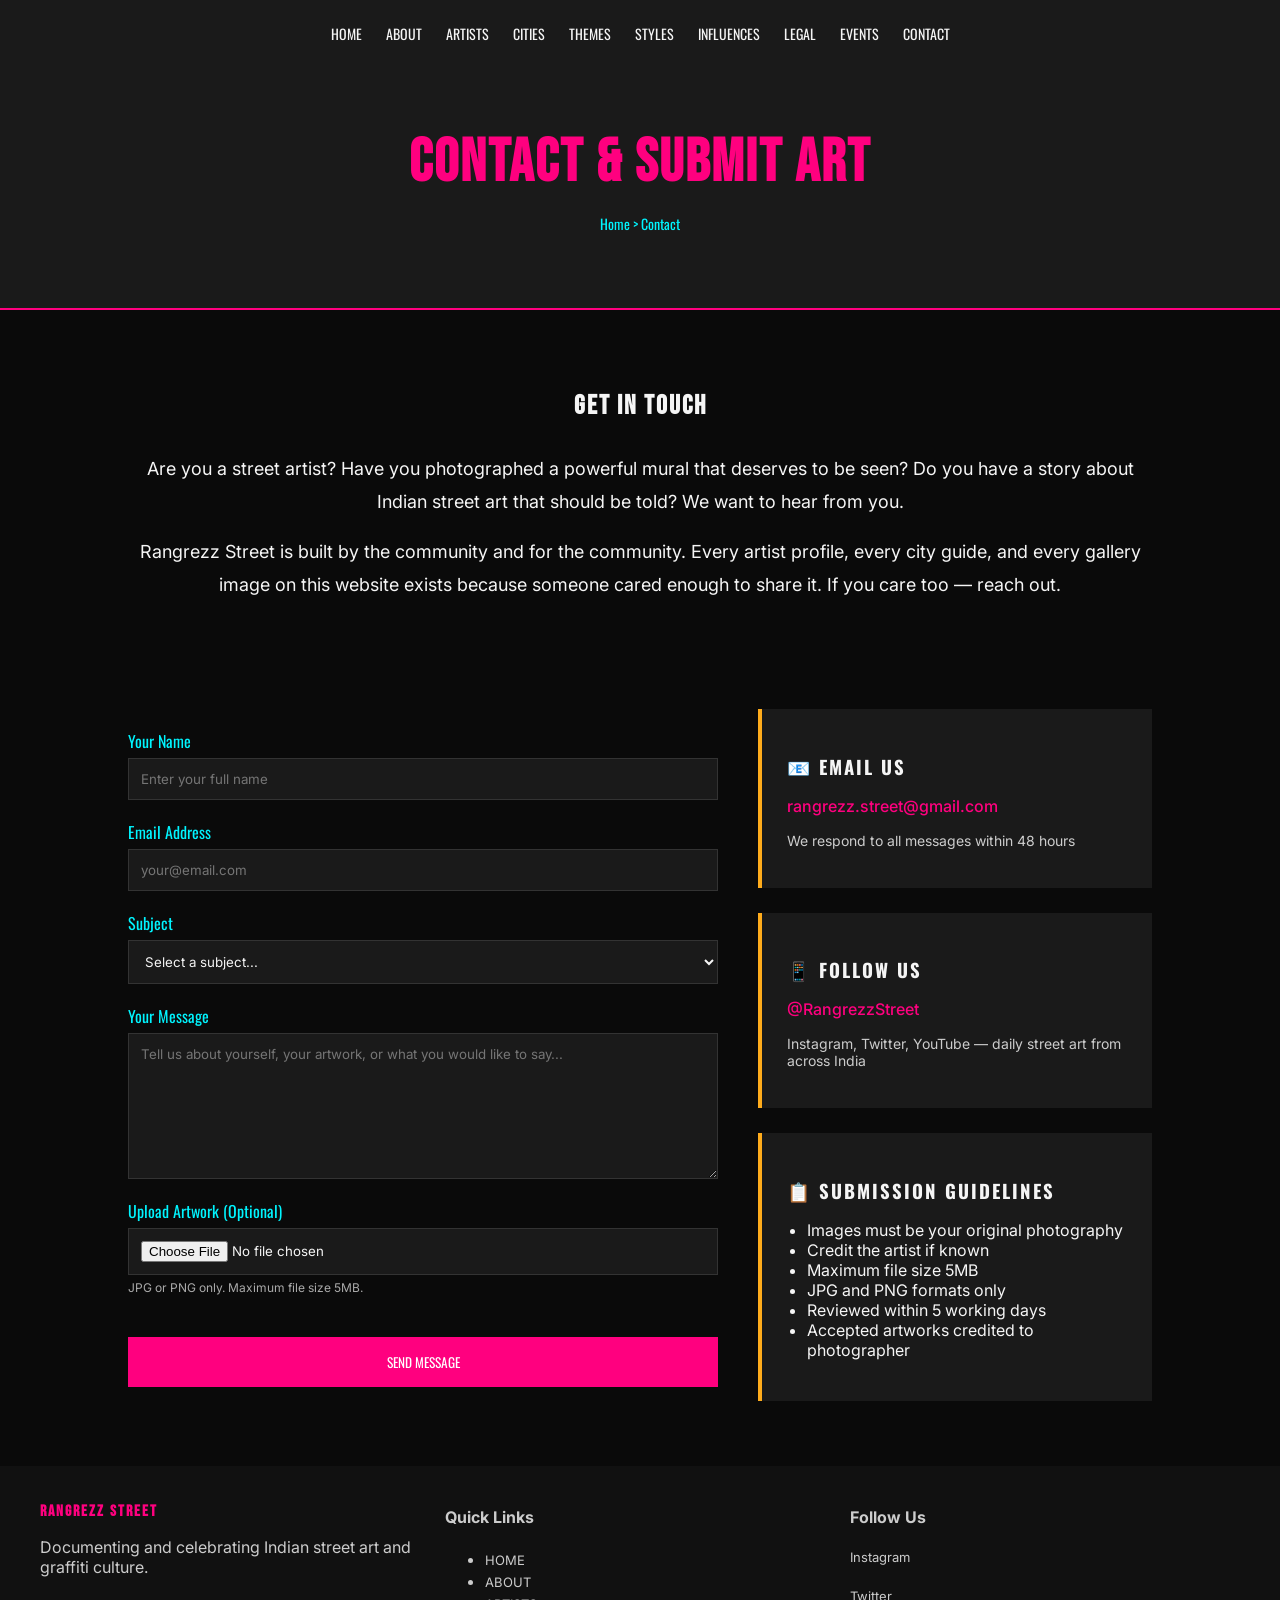
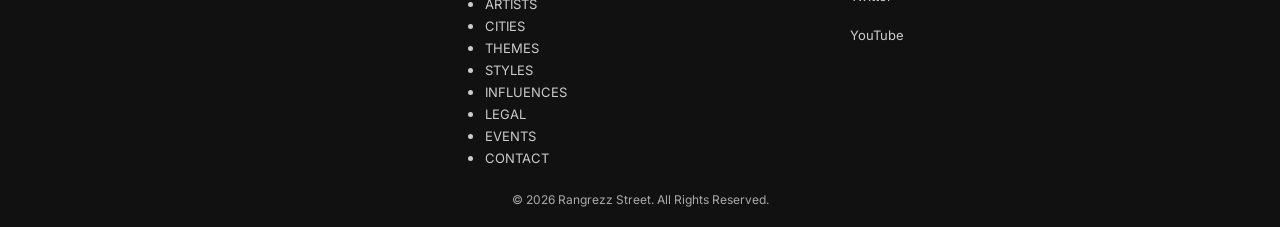
<file: contact.html>
<!DOCTYPE html>
<html lang="en">
<head>
<meta charset="UTF-8">
<title>Contact & Submit Art</title>
<meta name="viewport" content="width=device-width, initial-scale=1.0">
<!-- Google Fonts -->
    <link href="https://fonts.googleapis.com/css2?family=Bebas+Neue&family=Oswald:wght@400;500;600&family=Inter:wght@300;400;500;600&display=swap" rel="stylesheet">

<link rel="stylesheet" href="css/style.css">
<link rel="stylesheet" href="css/contact.css">


<link href="https://fonts.googleapis.com/css2?family=Bebas+Neue&family=Oswald:wght@400;600&family=Inter:wght@300;400;500&display=swap" rel="stylesheet">
</head>

<body>
     <nav>
           <ul>
            <li><a href="index.html">HOME</a></li>
            <li><a href="about.html">ABOUT</a></li>
            <li><a href="artists.html">ARTISTS</a></li>
            <li><a href="cities.html">CITIES</a></li>
            <li><a href="themes.html">THEMES</a></li>
            <li><a href="styles.html">STYLES</a></li>
            <li><a href="influence.html">INFLUENCES</a></li>
            <li><a href="legal.html">LEGAL</a></li>
            <li><a href="events.html">EVENTS</a></li>
            <li><a href="contact.html">CONTACT</a></li>
           </ul>
    </nav>

<!-- PAGE BANNER -->
<section class="page-banner">
    <h1>CONTACT & SUBMIT ART</h1>
    <p class="breadcrumb">Home &gt; Contact</p>
</section>

<!-- INTRO -->
<section class="intro">
    <h2>GET IN TOUCH</h2>
    <p>
        Are you a street artist? Have you photographed a powerful mural that deserves to be seen? 
        Do you have a story about Indian street art that should be told? We want to hear from you.
    </p>
    <p>
        Rangrezz Street is built by the community and for the community. Every artist profile, every city guide, 
        and every gallery image on this website exists because someone cared enough to share it. 
        If you care too — reach out.
    </p>
</section>

<!-- CONTACT SECTION -->
<section class="contact-container">

<!-- LEFT: FORM -->
<div class="form-section">

<form id="contactForm">

<label>Your Name</label>
<input type="text" placeholder="Enter your full name" required>

<label>Email Address</label>
<input type="email" placeholder="your@email.com" required>

<label>Subject</label>
<select required>
<option value="">Select a subject...</option>
<option>General Enquiry</option>
<option>Submit Artwork for Gallery</option>
<option>Artist Profile Request</option>
<option>Report Incorrect Information</option>
<option>Collaboration Proposal</option>
<option>Other</option>
</select>

<label>Your Message</label>
<textarea placeholder="Tell us about yourself, your artwork, or what you would like to say..." required></textarea>

<label>Upload Artwork (Optional)</label>
<input type="file" accept=".jpg,.jpeg,.png">
<p class="file-note">JPG or PNG only. Maximum file size 5MB.</p>

<button type="submit" class="submit-btn">SEND MESSAGE</button>

</form>

</div>

<!-- RIGHT: INFO CARDS -->
<div class="info-section">

<div class="contact-info-card">
<h3>📧 EMAIL US</h3>
<p class="main">rangrezz.street@gmail.com</p>
<p class="sub">We respond to all messages within 48 hours</p>
</div>

<div class="contact-info-card">
<h3>📱 FOLLOW US</h3>
<p class="main">@RangrezzStreet</p>
<p class="sub">Instagram, Twitter, YouTube — daily street art from across India</p>
</div>

<div class="contact-info-card">
<h3>📋 SUBMISSION GUIDELINES</h3>
<ul>
<li>Images must be your original photography</li>
<li>Credit the artist if known</li>
<li>Maximum file size 5MB</li>
<li>JPG and PNG formats only</li>
<li>Reviewed within 5 working days</li>
<li>Accepted artworks credited to photographer</li>
</ul>
</div>

</div>

</section>
<!-- COMMON FOOTER -->
<footer class="site-footer">
    <div class="footer-container">
        <div class="footer-section">
            <h3>Rangrezz Street</h3>
            <p>Documenting and celebrating Indian street art and graffiti culture.</p>
        </div>
        <div class="footer-section">
            <h4>Quick Links</h4>
            <ul>
            <li><a href="index.html">HOME</a></li>
            <li><a href="about.html">ABOUT</a></li>
            <li><a href="artists.html">ARTISTS</a></li>
            <li><a href="cities.html">CITIES</a></li>
            <li><a href="themes.html">THEMES</a></li>
            <li><a href="styles.html">STYLES</a></li>
            <li><a href="influence.html">INFLUENCES</a></li>
            <li><a href="legal.html">LEGAL</a></li>
            <li><a href="events.html">EVENTS</a></li>
            <li><a href="contact.html">CONTACT</a></li>
           </ul>
        </div>
        <div class="footer-section">
            <h4>Follow Us</h4>
            <p>
                <a href="https://instagram.com/RangrezzStreet" target="_blank">Instagram</a><br>
                <a href="https://twitter.com/RangrezzStreet" target="_blank">Twitter</a><br>
                <a href="https://youtube.com" target="_blank">YouTube</a>
            </p>
        </div>
    </div>
    <div class="footer-bottom">
        &copy; 2026 Rangrezz Street. All Rights Reserved.
    </div>
</footer>
<script src="js/main.js"></script>
</body>
</html>
</file>
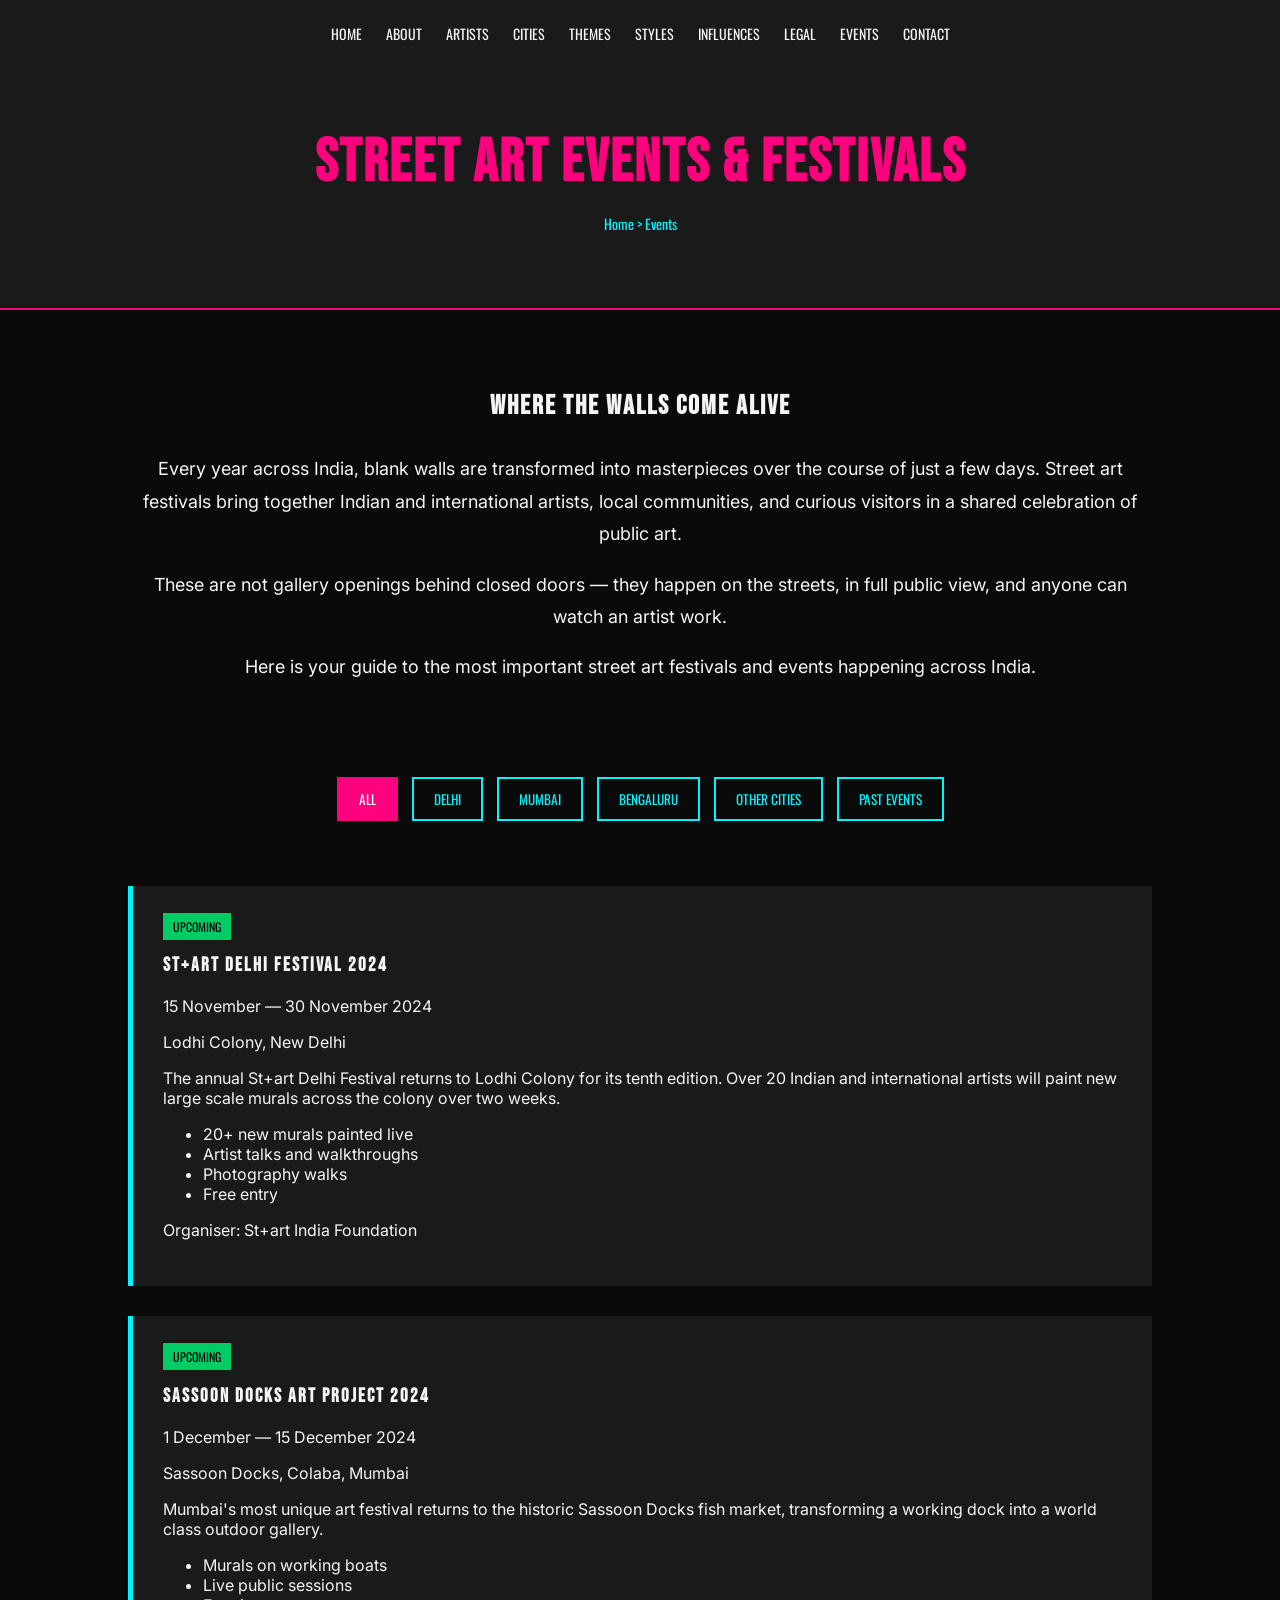
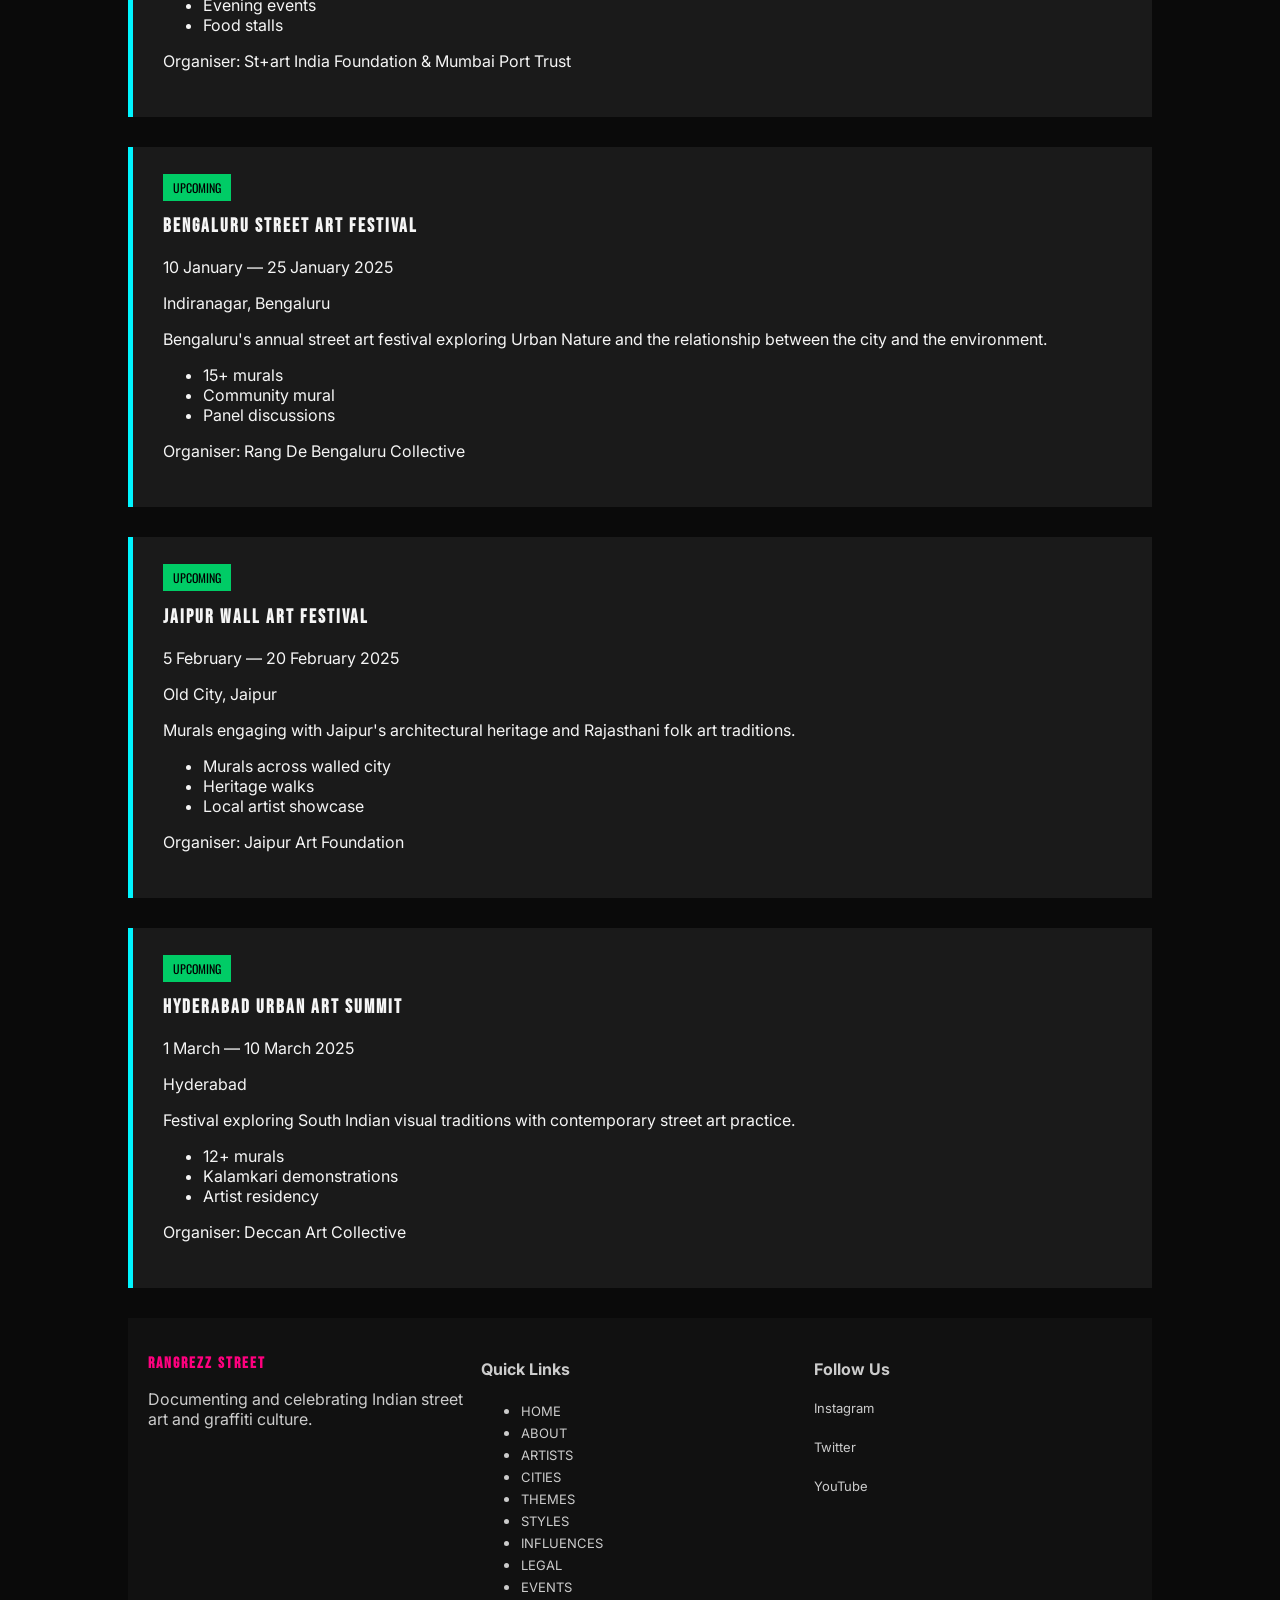
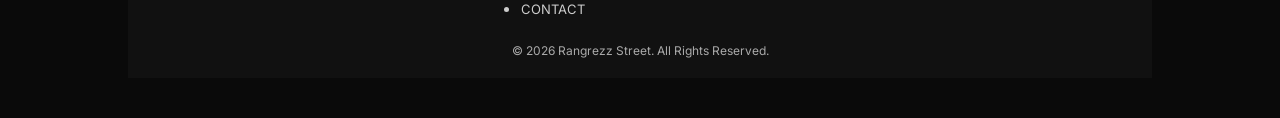
<file: events.html>
<!DOCTYPE html>
<html lang="en">
<head>
<meta charset="UTF-8">
<title>Street Art Events & Festivals</title>
<meta name="viewport" content="width=device-width, initial-scale=1.0">
<link rel="stylesheet" href="css/style.css">
<link rel="stylesheet" href="css/events.css">

<link href="https://fonts.googleapis.com/css2?family=Bebas+Neue&family=Oswald:wght@400;600&family=Inter:wght@300;400;500&display=swap" rel="stylesheet">
</head>

<body>
 <nav>
           <ul>
            <li><a href="index.html">HOME</a></li>
            <li><a href="about.html">ABOUT</a></li>
            <li><a href="artists.html">ARTISTS</a></li>
            <li><a href="cities.html">CITIES</a></li>
            <li><a href="themes.html">THEMES</a></li>
            <li><a href="styles.html">STYLES</a></li>
            <li><a href="influence.html">INFLUENCES</a></li>
            <li><a href="legal.html">LEGAL</a></li>
            <li><a href="events.html">EVENTS</a></li>
            <li><a href="contact.html">CONTACT</a></li>
           </ul>
    </nav>
<!-- PAGE BANNER -->
<section class="page-banner">
    <h1>STREET ART EVENTS & FESTIVALS</h1>
    <p class="breadcrumb">Home &gt; Events</p>
</section>

<!-- INTRO -->
<section class="intro">
    <h2>WHERE THE WALLS COME ALIVE</h2>
    <p>
        Every year across India, blank walls are transformed into masterpieces over the course of just a few days. Street art festivals bring together Indian and international artists, local communities, and curious visitors in a shared celebration of public art.
    </p>
    <p>
        These are not gallery openings behind closed doors — they happen on the streets, in full public view, and anyone can watch an artist work.
    </p>
    <p>
        Here is your guide to the most important street art festivals and events happening across India.
    </p>
</section>

<!-- FILTER BUTTONS -->
<section class="filters">
    <button class="filter-btn active" data-filter="all">ALL</button>
    <button class="filter-btn" data-filter="Delhi">DELHI</button>
    <button class="filter-btn" data-filter="Mumbai">MUMBAI</button>
    <button class="filter-btn" data-filter="Bengaluru">BENGALURU</button>
    <button class="filter-btn" data-filter="Other">OTHER CITIES</button>
    <button class="filter-btn" data-filter="Past">PAST EVENTS</button>
</section>

<!-- EVENTS -->
<section class="events-container">

<!-- EVENT 1 -->
<div class="event-card" data-category="Delhi">
<span class="badge upcoming">UPCOMING</span>
<h3>St+art Delhi Festival 2024</h3>
<p class="date">15 November — 30 November 2024</p>
<p class="location">Lodhi Colony, New Delhi</p>
<p class="description">
The annual St+art Delhi Festival returns to Lodhi Colony for its tenth edition. Over 20 Indian and international artists will paint new large scale murals across the colony over two weeks.
</p>
<ul>
<li>20+ new murals painted live</li>
<li>Artist talks and walkthroughs</li>
<li>Photography walks</li>
<li>Free entry</li>
</ul>
<p class="organiser">Organiser: St+art India Foundation</p>
</div>

<!-- EVENT 2 -->
<div class="event-card" data-category="Mumbai">
<span class="badge upcoming">UPCOMING</span>
<h3>Sassoon Docks Art Project 2024</h3>
<p class="date">1 December — 15 December 2024</p>
<p class="location">Sassoon Docks, Colaba, Mumbai</p>
<p class="description">
Mumbai's most unique art festival returns to the historic Sassoon Docks fish market, transforming a working dock into a world class outdoor gallery.
</p>
<ul>
<li>Murals on working boats</li>
<li>Live public sessions</li>
<li>Evening events</li>
<li>Food stalls</li>
</ul>
<p class="organiser">Organiser: St+art India Foundation & Mumbai Port Trust</p>
</div>

<!-- EVENT 3 -->
<div class="event-card" data-category="Bengaluru">
<span class="badge upcoming">UPCOMING</span>
<h3>Bengaluru Street Art Festival</h3>
<p class="date">10 January — 25 January 2025</p>
<p class="location">Indiranagar, Bengaluru</p>
<p class="description">
Bengaluru's annual street art festival exploring Urban Nature and the relationship between the city and the environment.
</p>
<ul>
<li>15+ murals</li>
<li>Community mural</li>
<li>Panel discussions</li>
</ul>
<p class="organiser">Organiser: Rang De Bengaluru Collective</p>
</div>

<!-- EVENT 4 -->
<div class="event-card" data-category="Other">
<span class="badge upcoming">UPCOMING</span>
<h3>Jaipur Wall Art Festival</h3>
<p class="date">5 February — 20 February 2025</p>
<p class="location">Old City, Jaipur</p>
<p class="description">
Murals engaging with Jaipur's architectural heritage and Rajasthani folk art traditions.
</p>
<ul>
<li>Murals across walled city</li>
<li>Heritage walks</li>
<li>Local artist showcase</li>
</ul>
<p class="organiser">Organiser: Jaipur Art Foundation</p>
</div>

<!-- EVENT 5 -->
<div class="event-card" data-category="Other">
<span class="badge upcoming">UPCOMING</span>
<h3>Hyderabad Urban Art Summit</h3>
<p class="date">1 March — 10 March 2025</p>
<p class="location">Hyderabad</p>
<p class="description">
Festival exploring South Indian visual traditions with contemporary street art practice.
</p>
<ul>
<li>12+ murals</li>
<li>Kalamkari demonstrations</li>
<li>Artist residency</li>
</ul>
<p class="organiser">Organiser: Deccan Art Collective</p>
</div>
<!-- COMMON FOOTER -->
<footer class="site-footer">
    <div class="footer-container">
        <div class="footer-section">
            <h3>Rangrezz Street</h3>
            <p>Documenting and celebrating Indian street art and graffiti culture.</p>
        </div>
        <div class="footer-section">
            <h4>Quick Links</h4>
            <ul>
            <li><a href="index.html">HOME</a></li>
            <li><a href="about.html">ABOUT</a></li>
            <li><a href="artists.html">ARTISTS</a></li>
            <li><a href="cities.html">CITIES</a></li>
            <li><a href="themes.html">THEMES</a></li>
            <li><a href="styles.html">STYLES</a></li>
            <li><a href="influence.html">INFLUENCES</a></li>
            <li><a href="legal.html">LEGAL</a></li>
            <li><a href="events.html">EVENTS</a></li>
            <li><a href="contact.html">CONTACT</a></li>
           </ul>
        </div>
        <div class="footer-section">
            <h4>Follow Us</h4>
            <p>
                <a href="https://instagram.com/RangrezzStreet" target="_blank">Instagram</a><br>
                <a href="https://twitter.com/RangrezzStreet" target="_blank">Twitter</a><br>
                <a href="https://youtube.com" target="_blank">YouTube</a>
            </p>
        </div>
    </div>
    <div class="footer-bottom">
        &copy; 2026 Rangrezz Street. All Rights Reserved.
    </div>
</footer>
<script src="js/main.js"></script>
</body>
</html>
</file>
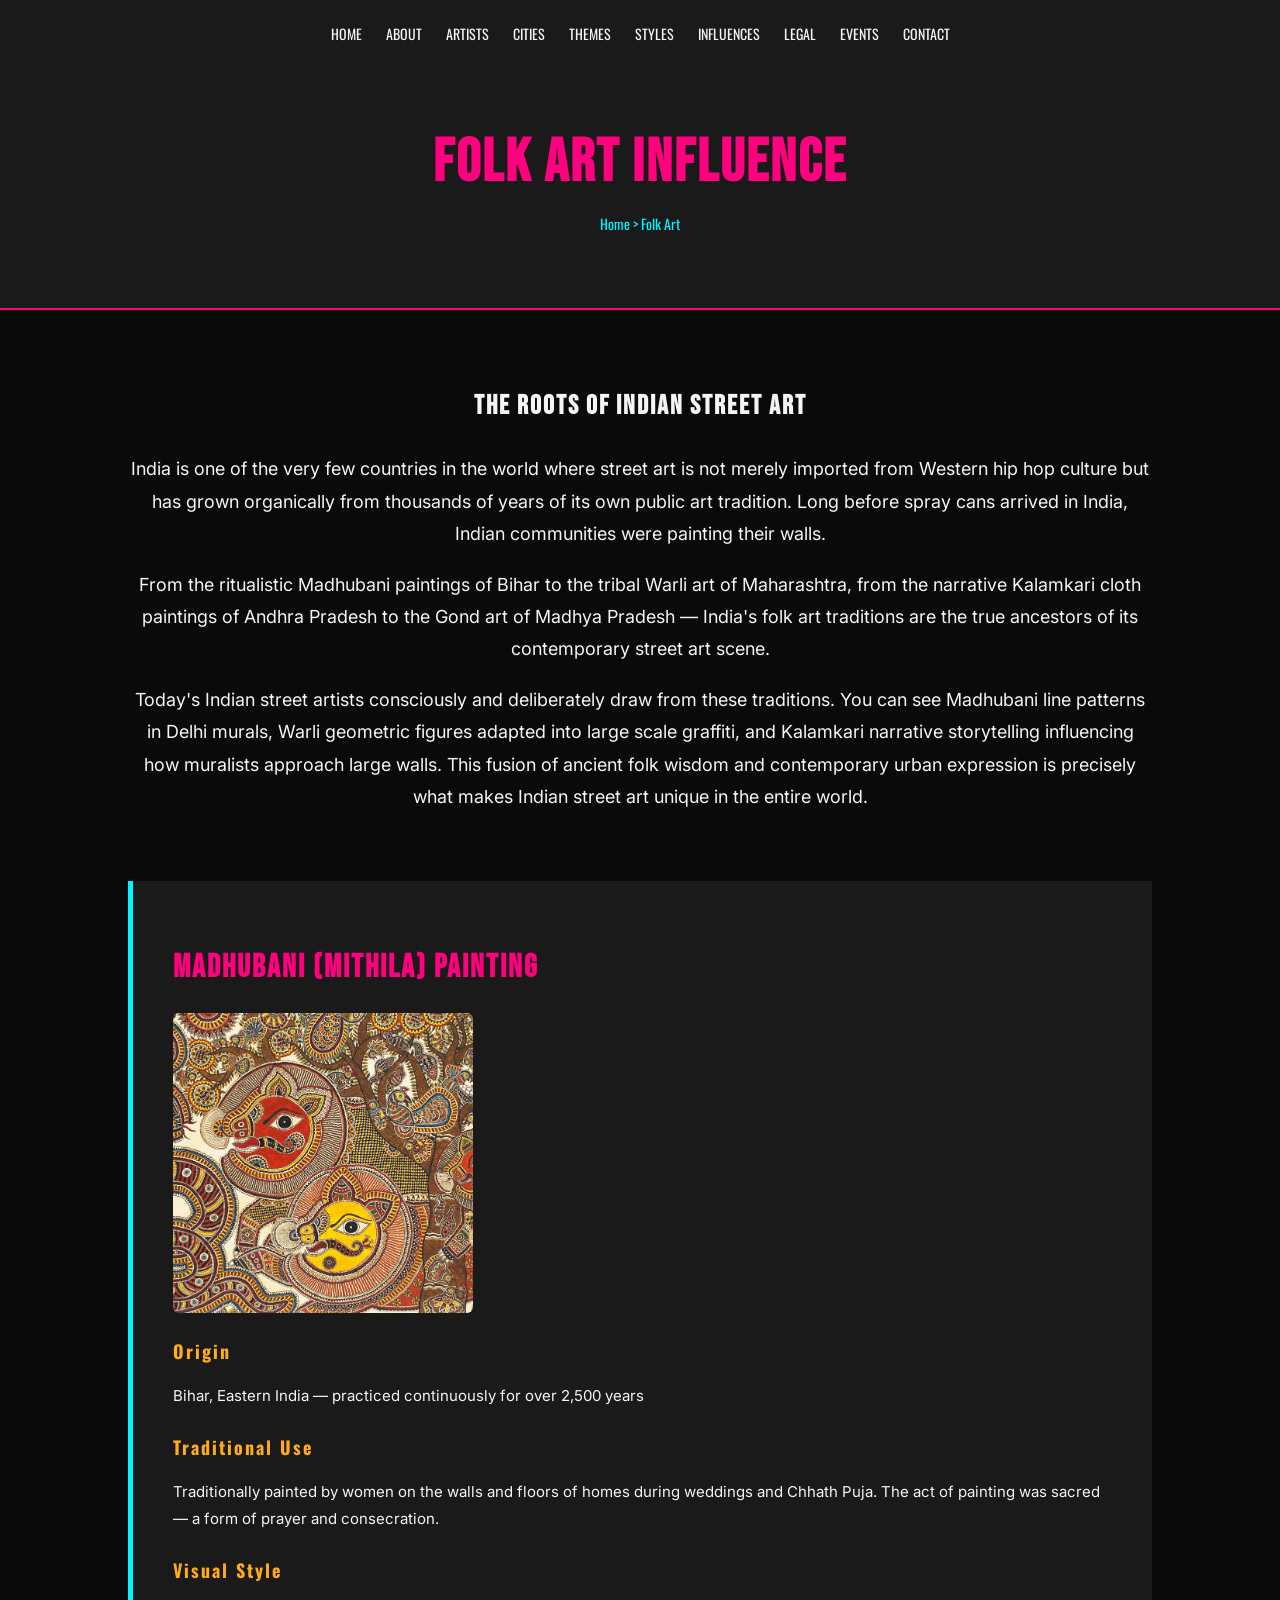
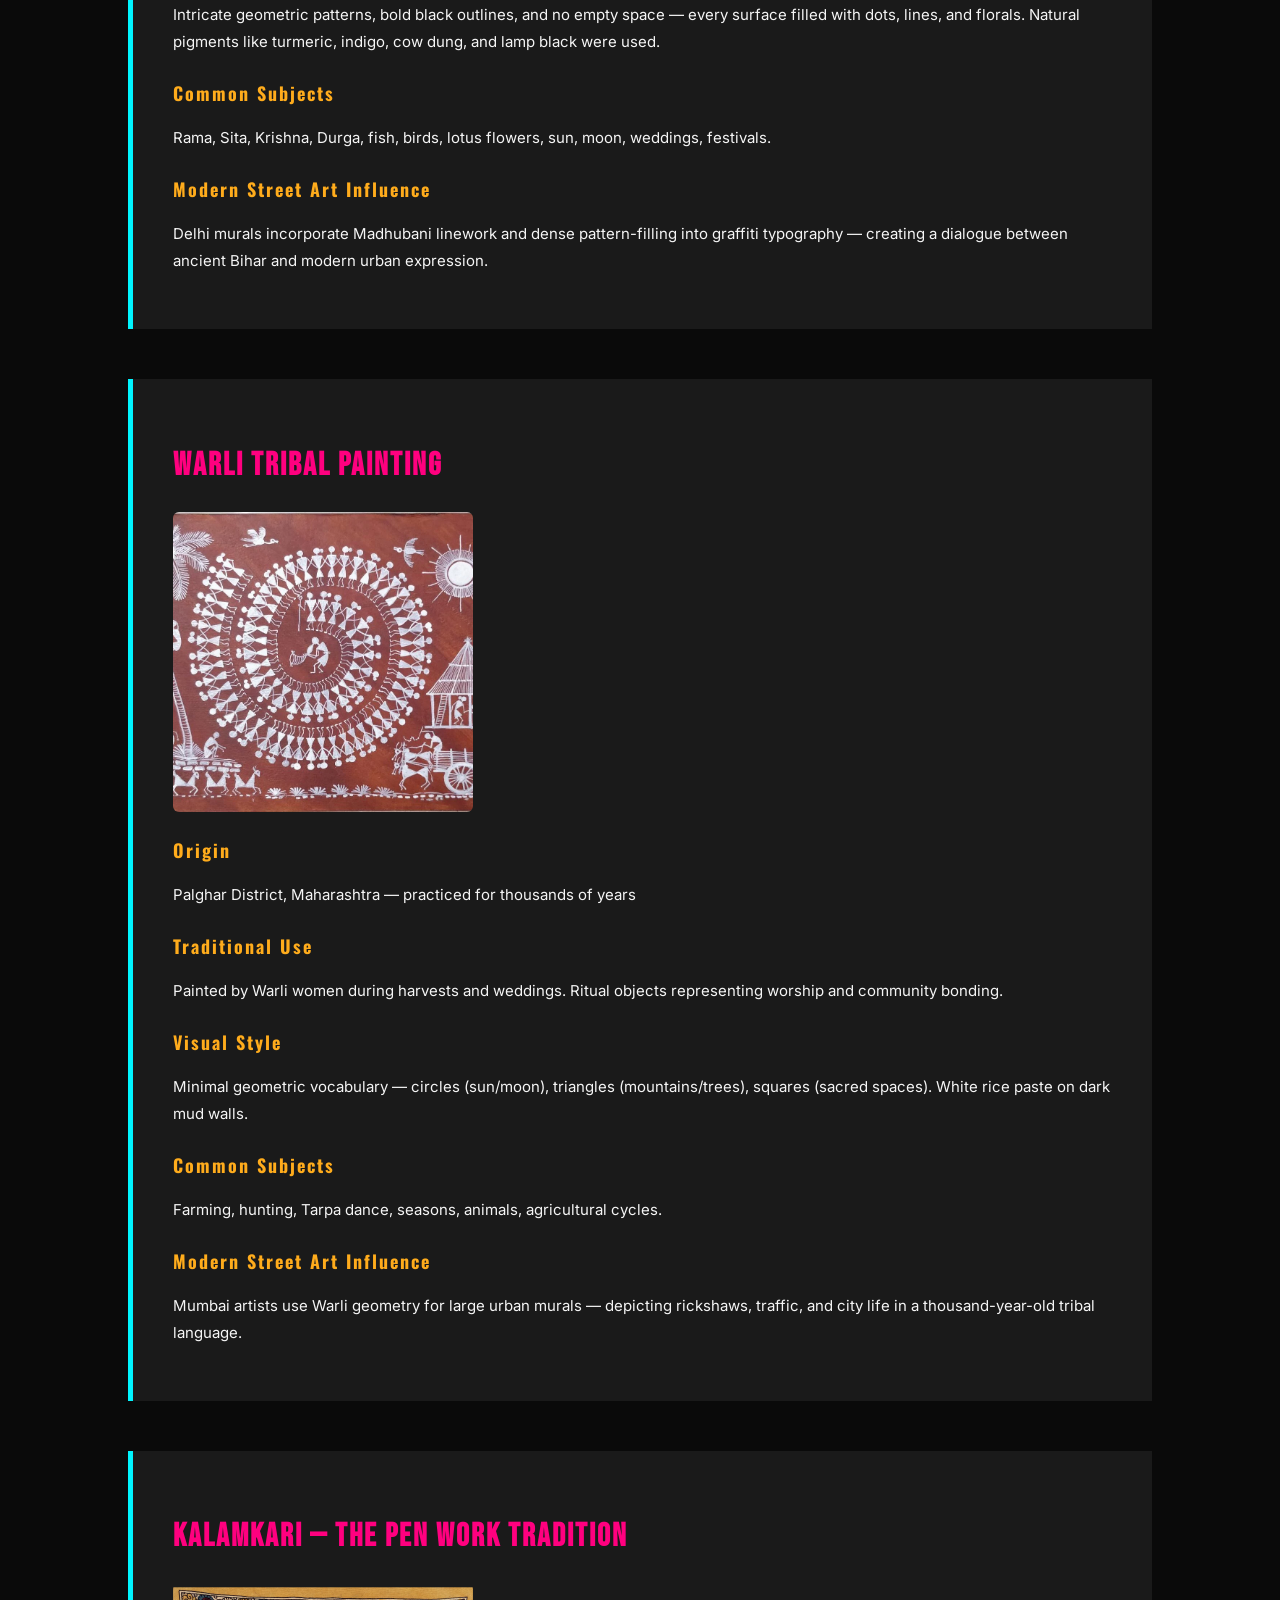
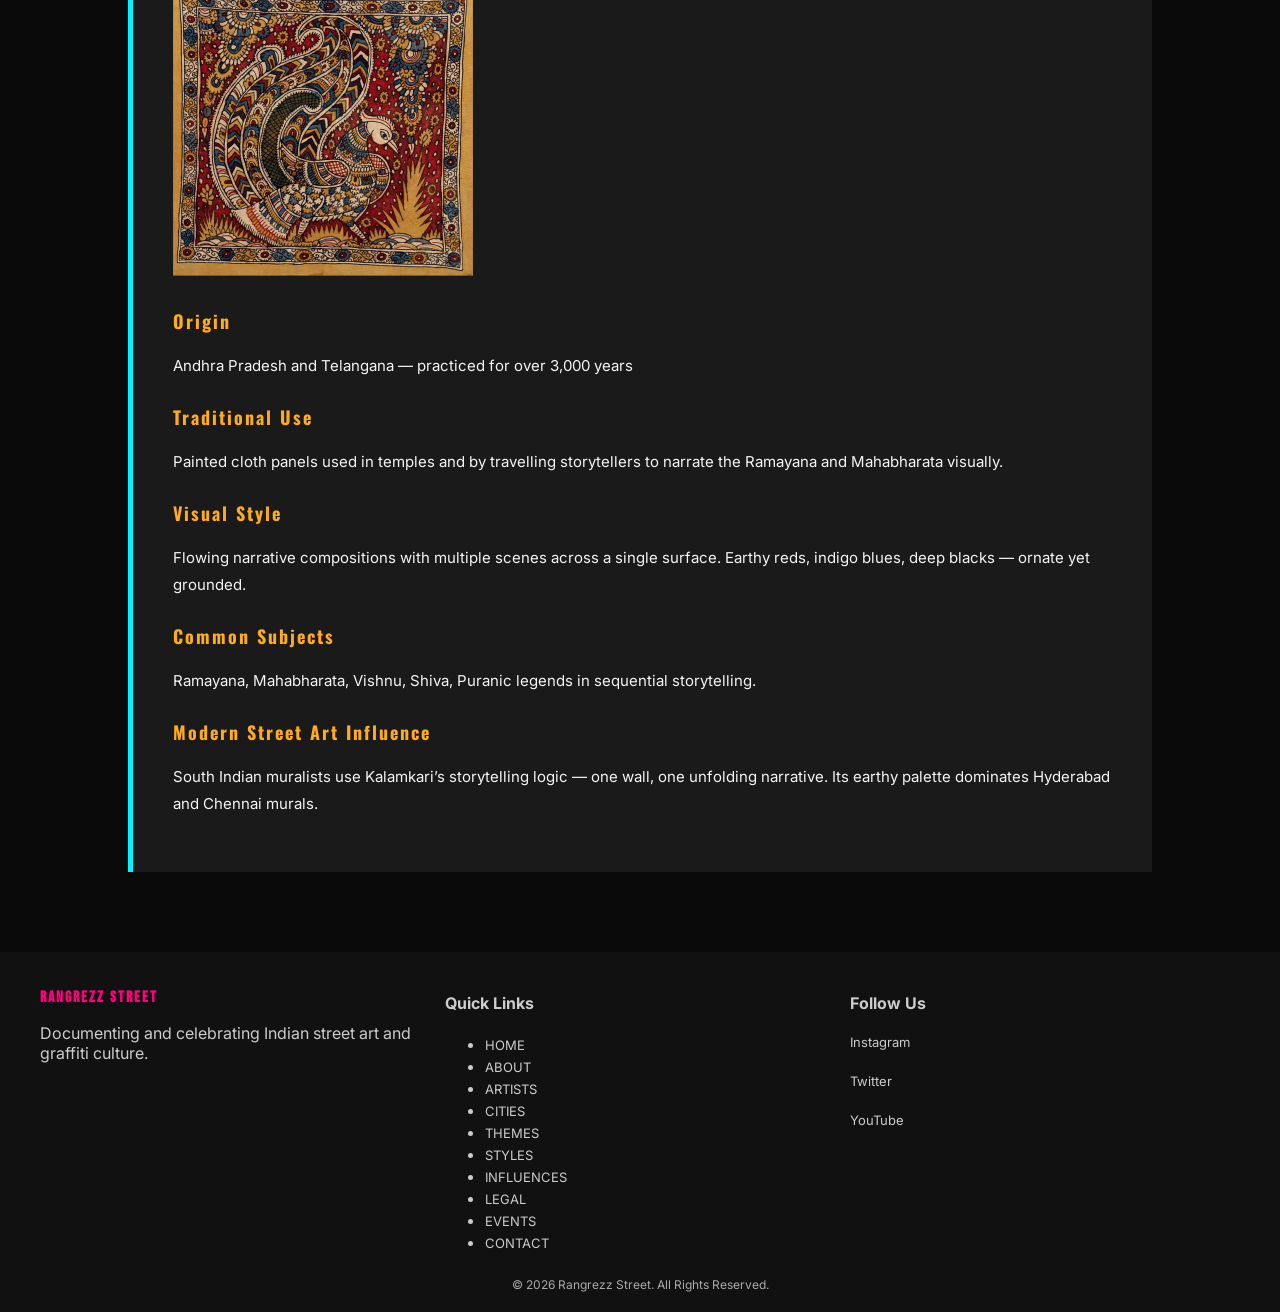
<file: influence.html>
<!DOCTYPE html>
<html lang="en">
<head>
    <meta charset="UTF-8">
    <title>Folk Art Influence</title>
    <meta name="viewport" content="width=device-width, initial-scale=1.0">
    
    <link rel="stylesheet" href="css/style.css">
    <link rel="stylesheet" href="css/influence.css">

    <link href="https://fonts.googleapis.com/css2?family=Bebas+Neue&family=Oswald:wght@400;600&family=Inter:wght@300;400;500&display=swap" rel="stylesheet">
</head>
<body>
 <nav>
           <ul>
            <li><a href="index.html">HOME</a></li>
            <li><a href="about.html">ABOUT</a></li>
            <li><a href="artists.html">ARTISTS</a></li>
            <li><a href="cities.html">CITIES</a></li>
            <li><a href="themes.html">THEMES</a></li>
            <li><a href="styles.html">STYLES</a></li>
            <li><a href="influence.html">INFLUENCES</a></li>
            <li><a href="legal.html">LEGAL</a></li>
            <li><a href="events.html">EVENTS</a></li>
            <li><a href="contact.html">CONTACT</a></li>
           </ul>
    </nav>

    <!-- PAGE BANNER -->
    <section class="page-banner">
        <h1>FOLK ART INFLUENCE</h1>
        <p class="breadcrumb">Home &gt; Folk Art</p>
    </section>

    <!-- INTRO SECTION -->
    <section class="intro">
        <h2>The Roots of Indian Street Art</h2>
        <p>
            India is one of the very few countries in the world where street art is not merely imported from Western hip hop culture but has grown organically from thousands of years of its own public art tradition. Long before spray cans arrived in India, Indian communities were painting their walls.
        </p>
        <p>
            From the ritualistic Madhubani paintings of Bihar to the tribal Warli art of Maharashtra, from the narrative Kalamkari cloth paintings of Andhra Pradesh to the Gond art of Madhya Pradesh — India's folk art traditions are the true ancestors of its contemporary street art scene.
        </p>
        <p>
            Today's Indian street artists consciously and deliberately draw from these traditions. You can see Madhubani line patterns in Delhi murals, Warli geometric figures adapted into large scale graffiti, and Kalamkari narrative storytelling influencing how muralists approach large walls. This fusion of ancient folk wisdom and contemporary urban expression is precisely what makes Indian street art unique in the entire world.
        </p>
    </section>

    <!-- FOLK ART SECTION -->
    <section class="folk-container">

        <!-- MADHUBANI -->
        <div class="folk-card">
            <h2>Madhubani (Mithila) Painting</h2>
            <div class="art-image">
                    <img src="images/influence/madhubani.jpg" alt="Daku">
            </div>

            <h3>Origin</h3>
            <p>Bihar, Eastern India — practiced continuously for over 2,500 years</p>

            <h3>Traditional Use</h3>
            <p>
                Traditionally painted by women on the walls and floors of homes during weddings and Chhath Puja. The act of painting was sacred — a form of prayer and consecration.
            </p>

            <h3>Visual Style</h3>
            <p>
                Intricate geometric patterns, bold black outlines, and no empty space — every surface filled with dots, lines, and florals. Natural pigments like turmeric, indigo, cow dung, and lamp black were used.
            </p>

            <h3>Common Subjects</h3>
            <p>
                Rama, Sita, Krishna, Durga, fish, birds, lotus flowers, sun, moon, weddings, festivals.
            </p>

            <h3>Modern Street Art Influence</h3>
            <p>
                Delhi murals incorporate Madhubani linework and dense pattern-filling into graffiti typography — creating a dialogue between ancient Bihar and modern urban expression.
            </p>
        </div>

        <!-- WARLI -->
        <div class="folk-card">
            <h2>Warli Tribal Painting</h2>
             <div class="art-image">
                    <img src="images/influence/warli.jpg" alt="Daku">
            </div>
            <h3>Origin</h3>
            <p>Palghar District, Maharashtra — practiced for thousands of years</p>

            <h3>Traditional Use</h3>
            <p>
                Painted by Warli women during harvests and weddings. Ritual objects representing worship and community bonding.
            </p>

            <h3>Visual Style</h3>
            <p>
                Minimal geometric vocabulary — circles (sun/moon), triangles (mountains/trees), squares (sacred spaces). White rice paste on dark mud walls.
            </p>

            <h3>Common Subjects</h3>
            <p>
                Farming, hunting, Tarpa dance, seasons, animals, agricultural cycles.
            </p>

            <h3>Modern Street Art Influence</h3>
            <p>
                Mumbai artists use Warli geometry for large urban murals — depicting rickshaws, traffic, and city life in a thousand-year-old tribal language.
            </p>
        </div>

        <!-- KALAMKARI -->
        <div class="folk-card">
            <h2>Kalamkari — The Pen Work Tradition</h2>
             <div class="art-image">
                    <img src="images/influence/kalamkari.jpg" alt="Daku">
            </div>
            <h3>Origin</h3>
            <p>Andhra Pradesh and Telangana — practiced for over 3,000 years</p>

            <h3>Traditional Use</h3>
            <p>
                Painted cloth panels used in temples and by travelling storytellers to narrate the Ramayana and Mahabharata visually.
            </p>

            <h3>Visual Style</h3>
            <p>
                Flowing narrative compositions with multiple scenes across a single surface. Earthy reds, indigo blues, deep blacks — ornate yet grounded.
            </p>

            <h3>Common Subjects</h3>
            <p>
                Ramayana, Mahabharata, Vishnu, Shiva, Puranic legends in sequential storytelling.
            </p>

            <h3>Modern Street Art Influence</h3>
            <p>
                South Indian muralists use Kalamkari’s storytelling logic — one wall, one unfolding narrative. Its earthy palette dominates Hyderabad and Chennai murals.
            </p>
        </div>

    </section>

    <!-- COMMON FOOTER -->
<footer class="site-footer">
    <div class="footer-container">
        <div class="footer-section">
            <h3>Rangrezz Street</h3>
            <p>Documenting and celebrating Indian street art and graffiti culture.</p>
        </div>
        <div class="footer-section">
            <h4>Quick Links</h4>
            <ul>
            <li><a href="index.html">HOME</a></li>
            <li><a href="about.html">ABOUT</a></li>
            <li><a href="artists.html">ARTISTS</a></li>
            <li><a href="cities.html">CITIES</a></li>
            <li><a href="themes.html">THEMES</a></li>
            <li><a href="styles.html">STYLES</a></li>
            <li><a href="influence.html">INFLUENCES</a></li>
            <li><a href="legal.html">LEGAL</a></li>
            <li><a href="events.html">EVENTS</a></li>
            <li><a href="contact.html">CONTACT</a></li>
           </ul>
        </div>
        <div class="footer-section">
            <h4>Follow Us</h4>
            <p>
                <a href="https://instagram.com/RangrezzStreet" target="_blank">Instagram</a><br>
                <a href="https://twitter.com/RangrezzStreet" target="_blank">Twitter</a><br>
                <a href="https://youtube.com" target="_blank">YouTube</a>
            </p>
        </div>
    </div>
    <div class="footer-bottom">
        &copy; 2026 Rangrezz Street. All Rights Reserved.
    </div>
</footer>
    <script src="js/main.js"></script>
</body>
</html>
</file>
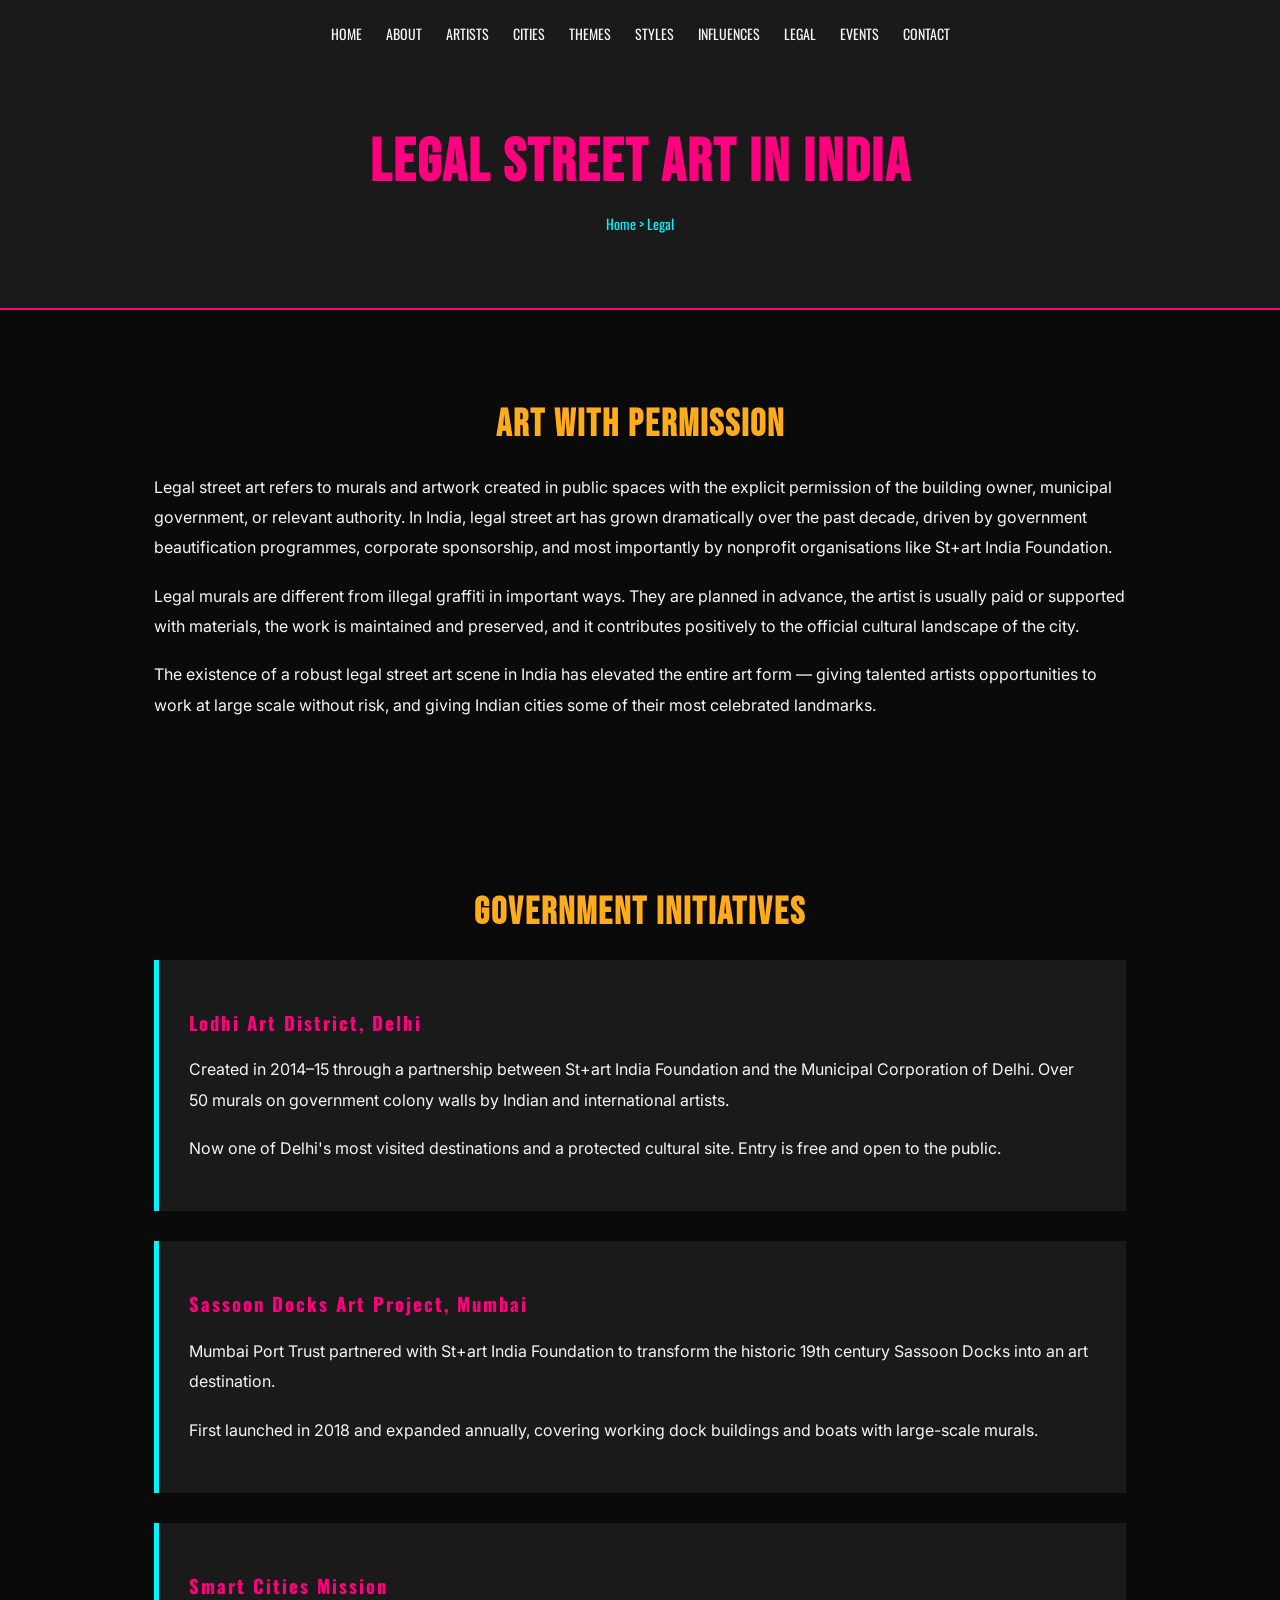
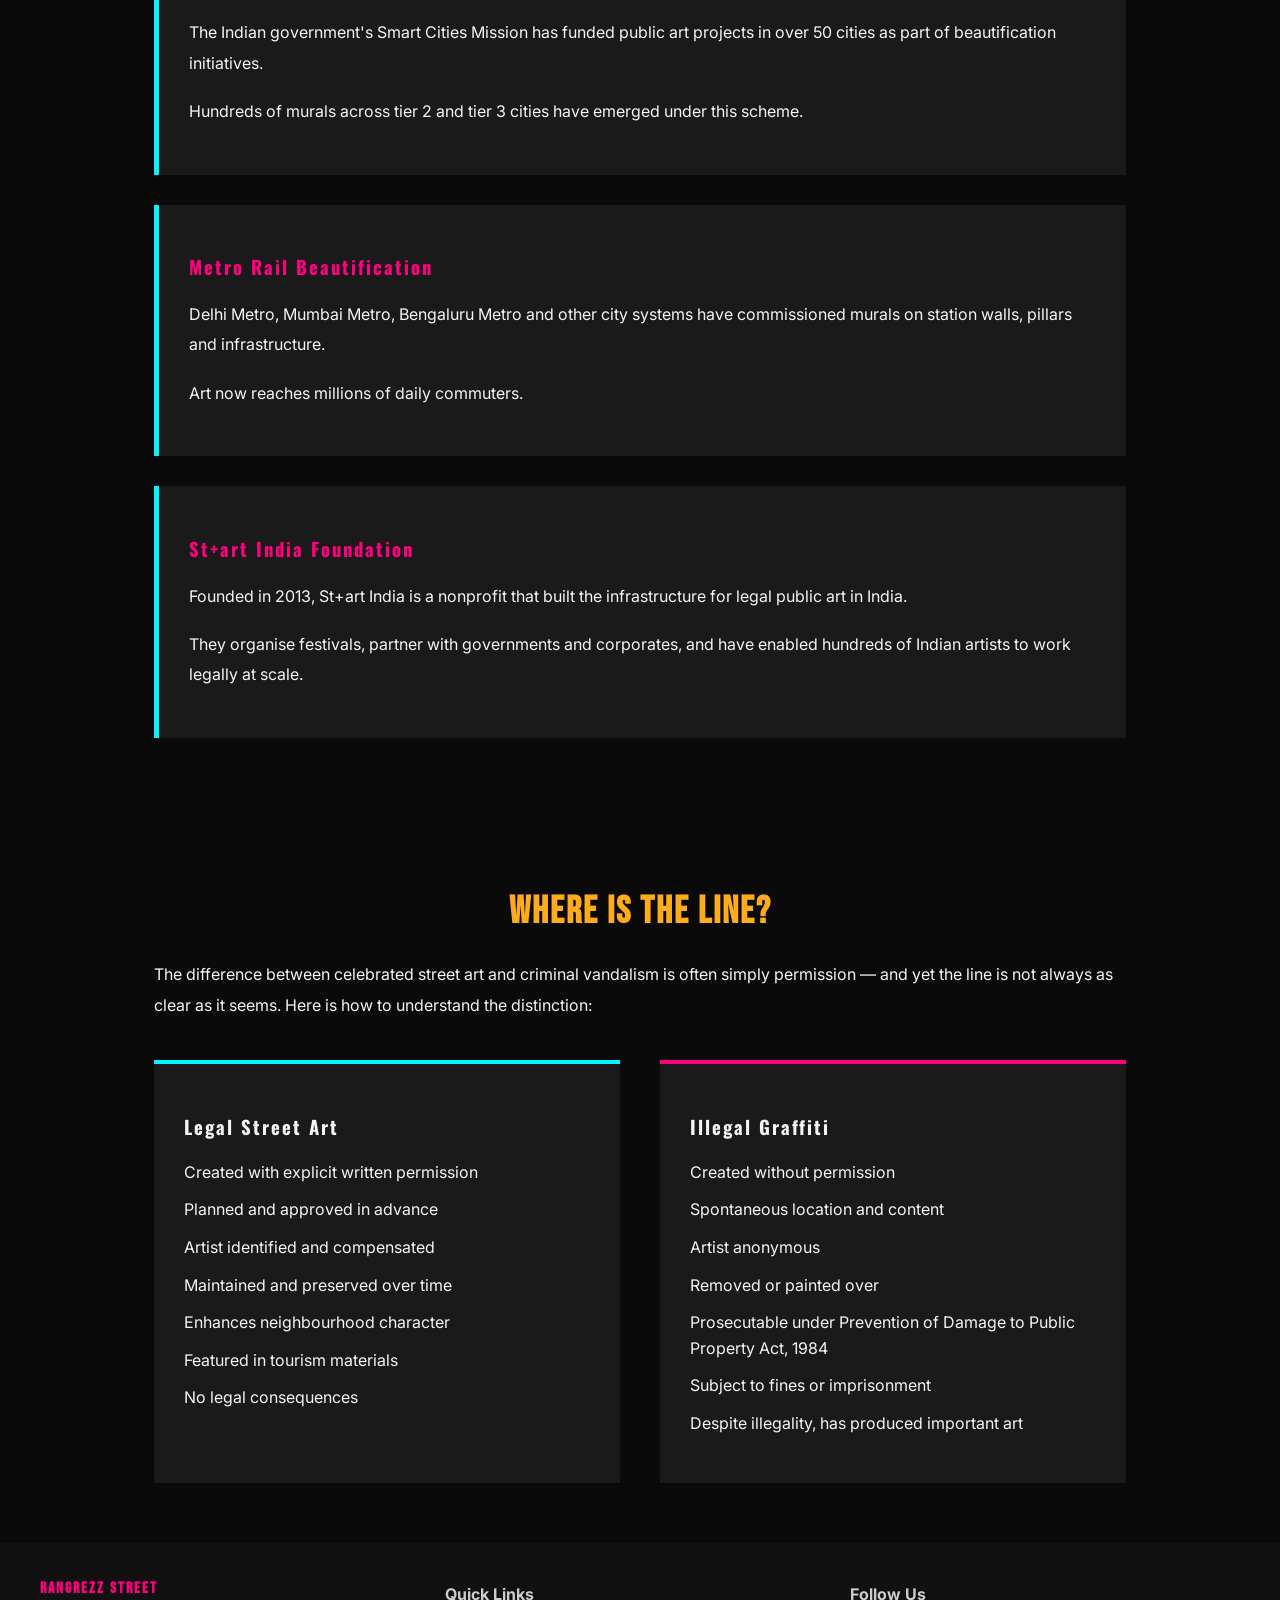
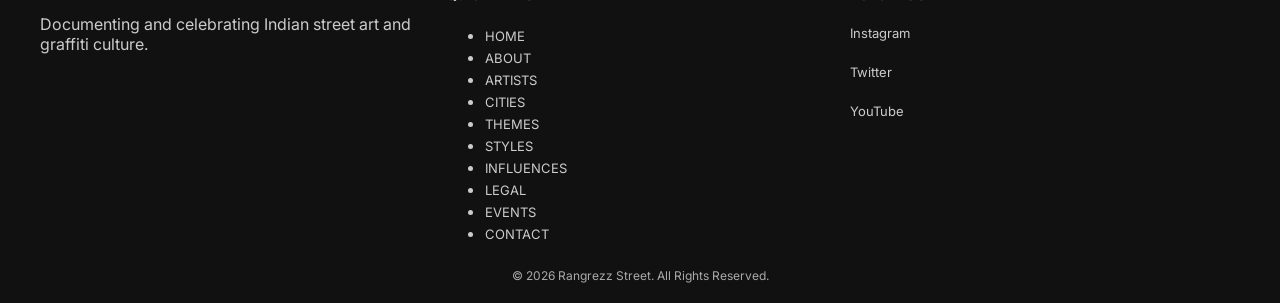
<file: legal.html>
<!DOCTYPE html>
<html lang="en">
<head>
    <meta charset="UTF-8">
    <title>Legal Street Art in India</title>
    <meta name="viewport" content="width=device-width, initial-scale=1.0">
    <link rel="stylesheet" href="css/style.css">
    <link rel="stylesheet" href="css/legal.css">
    
    <link href="https://fonts.googleapis.com/css2?family=Bebas+Neue&family=Oswald:wght@400;600&family=Inter:wght@300;400;500&display=swap" rel="stylesheet">
</head>
<body>
  <nav>
           <ul>
            <li><a href="index.html">HOME</a></li>
            <li><a href="about.html">ABOUT</a></li>
            <li><a href="artists.html">ARTISTS</a></li>
            <li><a href="cities.html">CITIES</a></li>
            <li><a href="themes.html">THEMES</a></li>
            <li><a href="styles.html">STYLES</a></li>
            <li><a href="influence.html">INFLUENCES</a></li>
            <li><a href="legal.html">LEGAL</a></li>
            <li><a href="events.html">EVENTS</a></li>
            <li><a href="contact.html">CONTACT</a></li>
           </ul>
    </nav>

    <!-- PAGE BANNER -->
    <section class="page-banner">
        <h1>LEGAL STREET ART IN INDIA</h1>
        <p class="breadcrumb">Home &gt; Legal</p>
    </section>

    <!-- SECTION 1 -->
    <section class="section">
        <h2>Art With Permission</h2>
        <p>
            Legal street art refers to murals and artwork created in public spaces with the explicit permission of the building owner, municipal government, or relevant authority. In India, legal street art has grown dramatically over the past decade, driven by government beautification programmes, corporate sponsorship, and most importantly by nonprofit organisations like St+art India Foundation.
        </p>
        <p>
            Legal murals are different from illegal graffiti in important ways. They are planned in advance, the artist is usually paid or supported with materials, the work is maintained and preserved, and it contributes positively to the official cultural landscape of the city.
        </p>
        <p>
            The existence of a robust legal street art scene in India has elevated the entire art form — giving talented artists opportunities to work at large scale without risk, and giving Indian cities some of their most celebrated landmarks.
        </p>
    </section>

    <!-- SECTION 2 -->
    <section class="section">
        <h2>Government Initiatives</h2>

        <div class="cards">

            <div class="card">
                <h3>Lodhi Art District, Delhi</h3>
                <p>
                    Created in 2014–15 through a partnership between St+art India Foundation and the Municipal Corporation of Delhi. Over 50 murals on government colony walls by Indian and international artists.
                </p>
                <p>
                    Now one of Delhi's most visited destinations and a protected cultural site. Entry is free and open to the public.
                </p>
            </div>

            <div class="card">
                <h3>Sassoon Docks Art Project, Mumbai</h3>
                <p>
                    Mumbai Port Trust partnered with St+art India Foundation to transform the historic 19th century Sassoon Docks into an art destination.
                </p>
                <p>
                    First launched in 2018 and expanded annually, covering working dock buildings and boats with large-scale murals.
                </p>
            </div>

            <div class="card">
                <h3>Smart Cities Mission</h3>
                <p>
                    The Indian government's Smart Cities Mission has funded public art projects in over 50 cities as part of beautification initiatives.
                </p>
                <p>
                    Hundreds of murals across tier 2 and tier 3 cities have emerged under this scheme.
                </p>
            </div>

            <div class="card">
                <h3>Metro Rail Beautification</h3>
                <p>
                    Delhi Metro, Mumbai Metro, Bengaluru Metro and other city systems have commissioned murals on station walls, pillars and infrastructure.
                </p>
                <p>
                    Art now reaches millions of daily commuters.
                </p>
            </div>

            <div class="card">
                <h3>St+art India Foundation</h3>
                <p>
                    Founded in 2013, St+art India is a nonprofit that built the infrastructure for legal public art in India.
                </p>
                <p>
                    They organise festivals, partner with governments and corporates, and have enabled hundreds of Indian artists to work legally at scale.
                </p>
            </div>

        </div>
    </section>

    <!-- SECTION 3 -->
    <section class="section">
        <h2>Where Is the Line?</h2>
        <p class="comparison-intro">
            The difference between celebrated street art and criminal vandalism is often simply permission — and yet the line is not always as clear as it seems. Here is how to understand the distinction:
        </p>

        <div class="comparison">

            <div class="column legal">
                <h3>Legal Street Art</h3>
                <ul>
                    <li>Created with explicit written permission</li>
                    <li>Planned and approved in advance</li>
                    <li>Artist identified and compensated</li>
                    <li>Maintained and preserved over time</li>
                    <li>Enhances neighbourhood character</li>
                    <li>Featured in tourism materials</li>
                    <li>No legal consequences</li>
                </ul>
            </div>

            <div class="column illegal">
                <h3>Illegal Graffiti</h3>
                <ul>
                    <li>Created without permission</li>
                    <li>Spontaneous location and content</li>
                    <li>Artist anonymous</li>
                    <li>Removed or painted over</li>
                    <li>Prosecutable under Prevention of Damage to Public Property Act, 1984</li>
                    <li>Subject to fines or imprisonment</li>
                    <li>Despite illegality, has produced important art</li>
                </ul>
            </div>

        </div>

    </section>
    <!-- COMMON FOOTER -->
<footer class="site-footer">
    <div class="footer-container">
        <div class="footer-section">
            <h3>Rangrezz Street</h3>
            <p>Documenting and celebrating Indian street art and graffiti culture.</p>
        </div>
        <div class="footer-section">
            <h4>Quick Links</h4>
            <ul>
            <li><a href="index.html">HOME</a></li>
            <li><a href="about.html">ABOUT</a></li>
            <li><a href="artists.html">ARTISTS</a></li>
            <li><a href="cities.html">CITIES</a></li>
            <li><a href="themes.html">THEMES</a></li>
            <li><a href="styles.html">STYLES</a></li>
            <li><a href="influence.html">INFLUENCES</a></li>
            <li><a href="legal.html">LEGAL</a></li>
            <li><a href="events.html">EVENTS</a></li>
            <li><a href="contact.html">CONTACT</a></li>
           </ul>
        </div>
        <div class="footer-section">
            <h4>Follow Us</h4>
            <p>
                <a href="https://instagram.com/RangrezzStreet" target="_blank">Instagram</a><br>
                <a href="https://twitter.com/RangrezzStreet" target="_blank">Twitter</a><br>
                <a href="https://youtube.com" target="_blank">YouTube</a>
            </p>
        </div>
    </div>
    <div class="footer-bottom">
        &copy; 2026 Rangrezz Street. All Rights Reserved.
    </div>
</footer>
    <script src="js/main.js"></script>
</body>
</html>
</file>
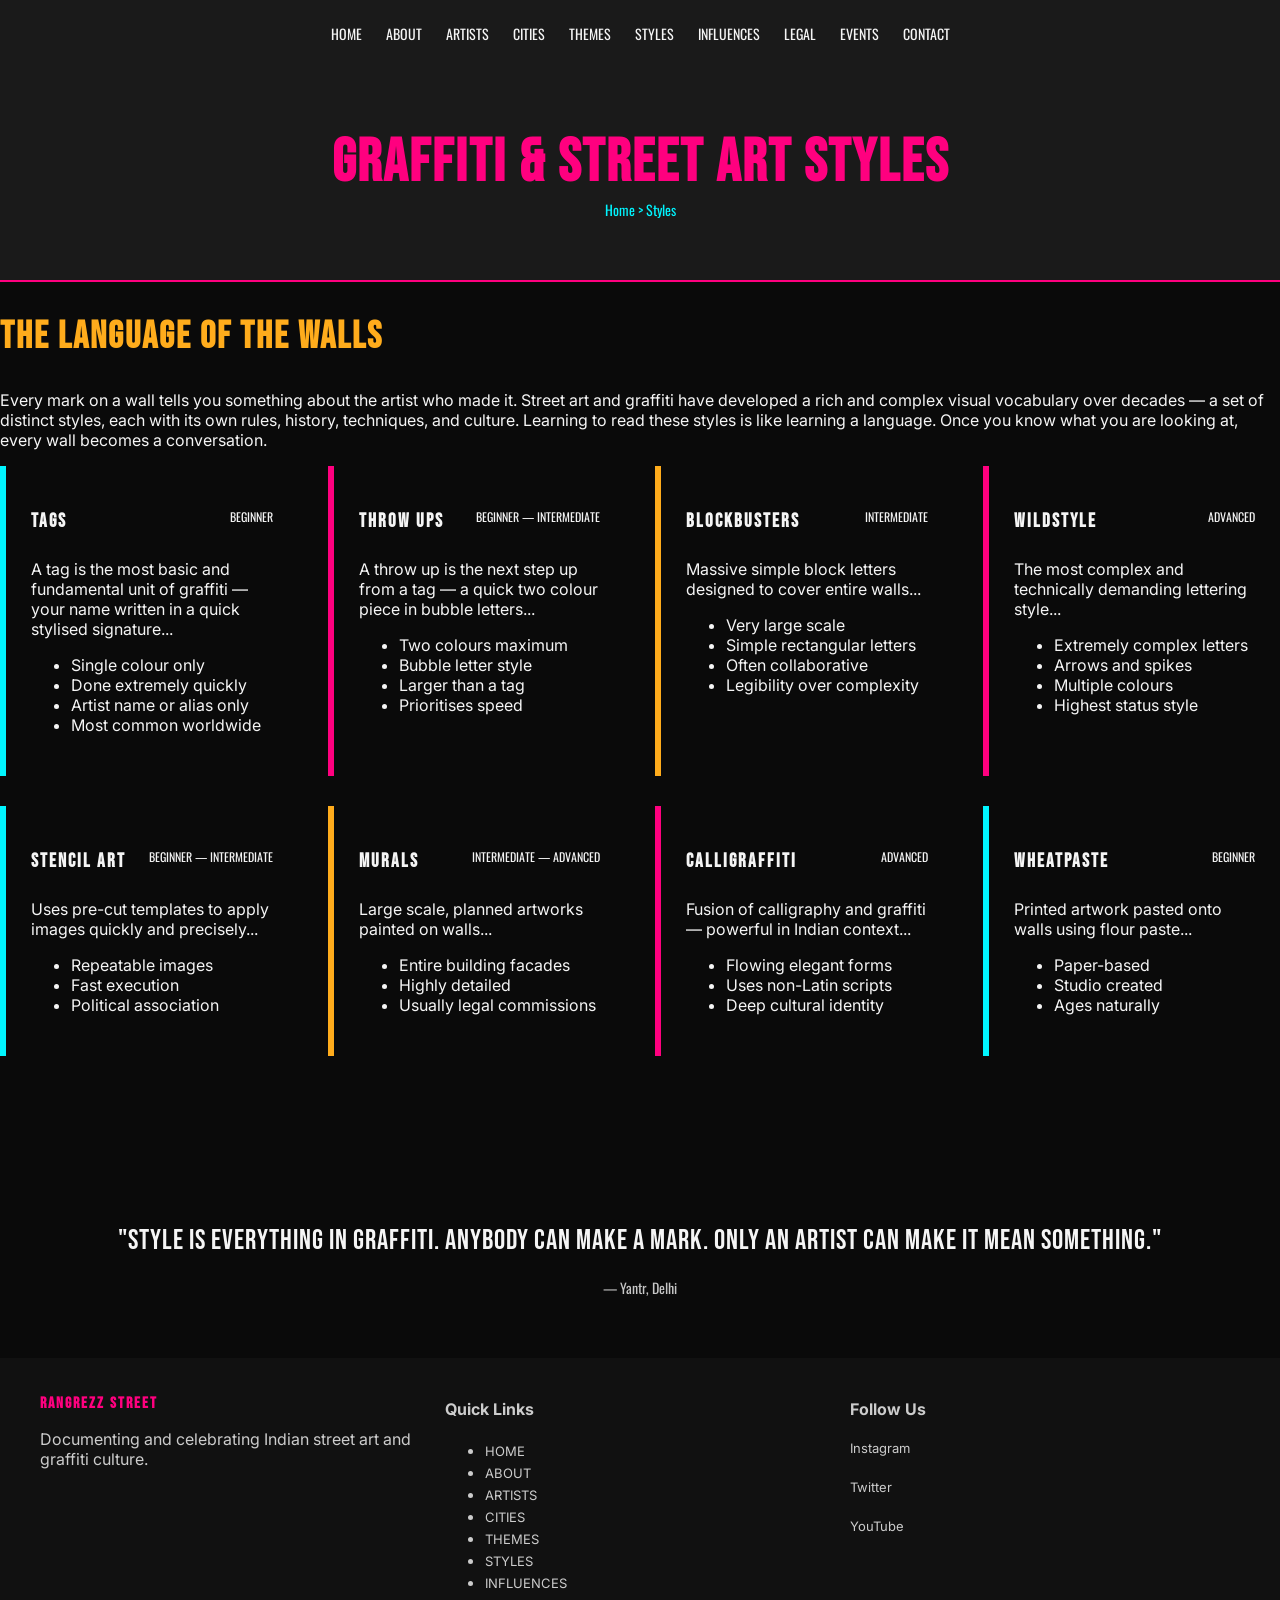
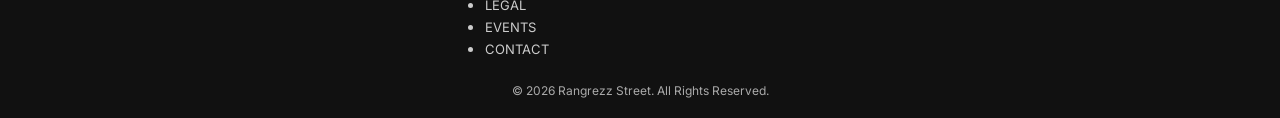
<file: styles.html>
<!DOCTYPE html>
<html lang="en">
<head>
  <meta charset="UTF-8">
  <title>Styles | Rangrezz Street</title>
 <meta name="viewport" content="width=device-width, initial-scale=1.0">
  <!-- Google Fonts -->
    <link href="https://fonts.googleapis.com/css2?family=Bebas+Neue&family=Oswald:wght@400;500;600&family=Inter:wght@300;400;500;600&display=swap" rel="stylesheet">

  <link rel="stylesheet" href="css/style.css">
  <link rel="stylesheet" href="css/styles.css">
  <script defer src="js/main.js"></script>
</head>
<body>

 <nav>
           <ul>
            <li><a href="index.html">HOME</a></li>
            <li><a href="about.html">ABOUT</a></li>
            <li><a href="artists.html">ARTISTS</a></li>
            <li><a href="cities.html">CITIES</a></li>
            <li><a href="themes.html">THEMES</a></li>
            <li><a href="styles.html">STYLES</a></li>
            <li><a href="influence.html">INFLUENCES</a></li>
            <li><a href="legal.html">LEGAL</a></li>
            <li><a href="events.html">EVENTS</a></li>
            <li><a href="contact.html">CONTACT</a></li>
           </ul>
    </nav>


<!-- PAGE BANNER -->
<section class="page-banner">
  <h1>GRAFFITI & STREET ART STYLES</h1>
  <div class="breadcrumb">Home > Styles</div>
</section>

<!-- INTRO -->
<section class="container">
  <h2>THE LANGUAGE OF THE WALLS</h2>
  <p>
    Every mark on a wall tells you something about the artist who made it. Street art and graffiti have developed a rich and complex visual vocabulary over decades — a set of distinct styles, each with its own rules, history, techniques, and culture. Learning to read these styles is like learning a language. Once you know what you are looking at, every wall becomes a conversation.
  </p>
</section>

<!-- STYLE CARDS -->
<section class="container">
  <div class="styles-grid">

    <!-- TAGS -->
    <div class="style-card foundation">
      <div class="style-header">
        <h3>TAGS</h3>
        <span class="difficulty">Beginner</span>
      </div>
      <p>A tag is the most basic and fundamental unit of graffiti — your name written in a quick stylised signature...</p>
      <ul>
        <li>Single colour only</li>
        <li>Done extremely quickly</li>
        <li>Artist name or alias only</li>
        <li>Most common worldwide</li>
      </ul>
    </div>

    <!-- THROW UPS -->
    <div class="style-card classic">
      <div class="style-header">
        <h3>THROW UPS</h3>
        <span class="difficulty">Beginner — Intermediate</span>
      </div>
      <p>A throw up is the next step up from a tag — a quick two colour piece in bubble letters...</p>
      <ul>
        <li>Two colours maximum</li>
        <li>Bubble letter style</li>
        <li>Larger than a tag</li>
        <li>Prioritises speed</li>
      </ul>
    </div>

    <!-- BLOCKBUSTERS -->
    <div class="style-card bold">
      <div class="style-header">
        <h3>BLOCKBUSTERS</h3>
        <span class="difficulty">Intermediate</span>
      </div>
      <p>Massive simple block letters designed to cover entire walls...</p>
      <ul>
        <li>Very large scale</li>
        <li>Simple rectangular letters</li>
        <li>Often collaborative</li>
        <li>Legibility over complexity</li>
      </ul>
    </div>

    <!-- WILDSTYLE -->
    <div class="style-card complex">
      <div class="style-header">
        <h3>WILDSTYLE</h3>
        <span class="difficulty">Advanced</span>
      </div>
      <p>The most complex and technically demanding lettering style...</p>
      <ul>
        <li>Extremely complex letters</li>
        <li>Arrows and spikes</li>
        <li>Multiple colours</li>
        <li>Highest status style</li>
      </ul>
    </div>

    <!-- STENCIL -->
    <div class="style-card precise">
      <div class="style-header">
        <h3>STENCIL ART</h3>
        <span class="difficulty">Beginner — Intermediate</span>
      </div>
      <p>Uses pre-cut templates to apply images quickly and precisely...</p>
      <ul>
        <li>Repeatable images</li>
        <li>Fast execution</li>
        <li>Political association</li>
      </ul>
    </div>

    <!-- MURALS -->
    <div class="style-card large">
      <div class="style-header">
        <h3>MURALS</h3>
        <span class="difficulty">Intermediate — Advanced</span>
      </div>
      <p>Large scale, planned artworks painted on walls...</p>
      <ul>
        <li>Entire building facades</li>
        <li>Highly detailed</li>
        <li>Usually legal commissions</li>
      </ul>
    </div>

    <!-- CALLIGRAFFITI -->
    <div class="style-card complex">
      <div class="style-header">
        <h3>CALLIGRAFFITI</h3>
        <span class="difficulty">Advanced</span>
      </div>
      <p>Fusion of calligraphy and graffiti — powerful in Indian context...</p>
      <ul>
        <li>Flowing elegant forms</li>
        <li>Uses non-Latin scripts</li>
        <li>Deep cultural identity</li>
      </ul>
    </div>

    <!-- WHEATPASTE -->
    <div class="style-card foundation">
      <div class="style-header">
        <h3>WHEATPASTE</h3>
        <span class="difficulty">Beginner</span>
      </div>
      <p>Printed artwork pasted onto walls using flour paste...</p>
      <ul>
        <li>Paper-based</li>
        <li>Studio created</li>
        <li>Ages naturally</li>
      </ul>
    </div>

  </div>
</section>


<!-- QUOTE STRIP -->
<section class="quote-strip">
  <p>"Style is everything in graffiti. Anybody can make a mark. Only an artist can make it mean something."</p>
  <span>— Yantr, Delhi</span>
</section>

<!-- COMMON FOOTER -->
<footer class="site-footer">
    <div class="footer-container">
        <div class="footer-section">
            <h3>Rangrezz Street</h3>
            <p>Documenting and celebrating Indian street art and graffiti culture.</p>
        </div>
        <div class="footer-section">
            <h4>Quick Links</h4>
            <ul>
            <li><a href="index.html">HOME</a></li>
            <li><a href="about.html">ABOUT</a></li>
            <li><a href="artists.html">ARTISTS</a></li>
            <li><a href="cities.html">CITIES</a></li>
            <li><a href="themes.html">THEMES</a></li>
            <li><a href="styles.html">STYLES</a></li>
            <li><a href="influence.html">INFLUENCES</a></li>
            <li><a href="legal.html">LEGAL</a></li>
            <li><a href="events.html">EVENTS</a></li>
            <li><a href="contact.html">CONTACT</a></li>
           </ul>
        </div>
        <div class="footer-section">
            <h4>Follow Us</h4>
            <p>
                <a href="https://instagram.com/RangrezzStreet" target="_blank">Instagram</a><br>
                <a href="https://twitter.com/RangrezzStreet" target="_blank">Twitter</a><br>
                <a href="https://youtube.com" target="_blank">YouTube</a>
            </p>
        </div>
    </div>
    <div class="footer-bottom">
        &copy; 2026 Rangrezz Street. All Rights Reserved.
    </div>
</footer>
</body>
</html>
</file>
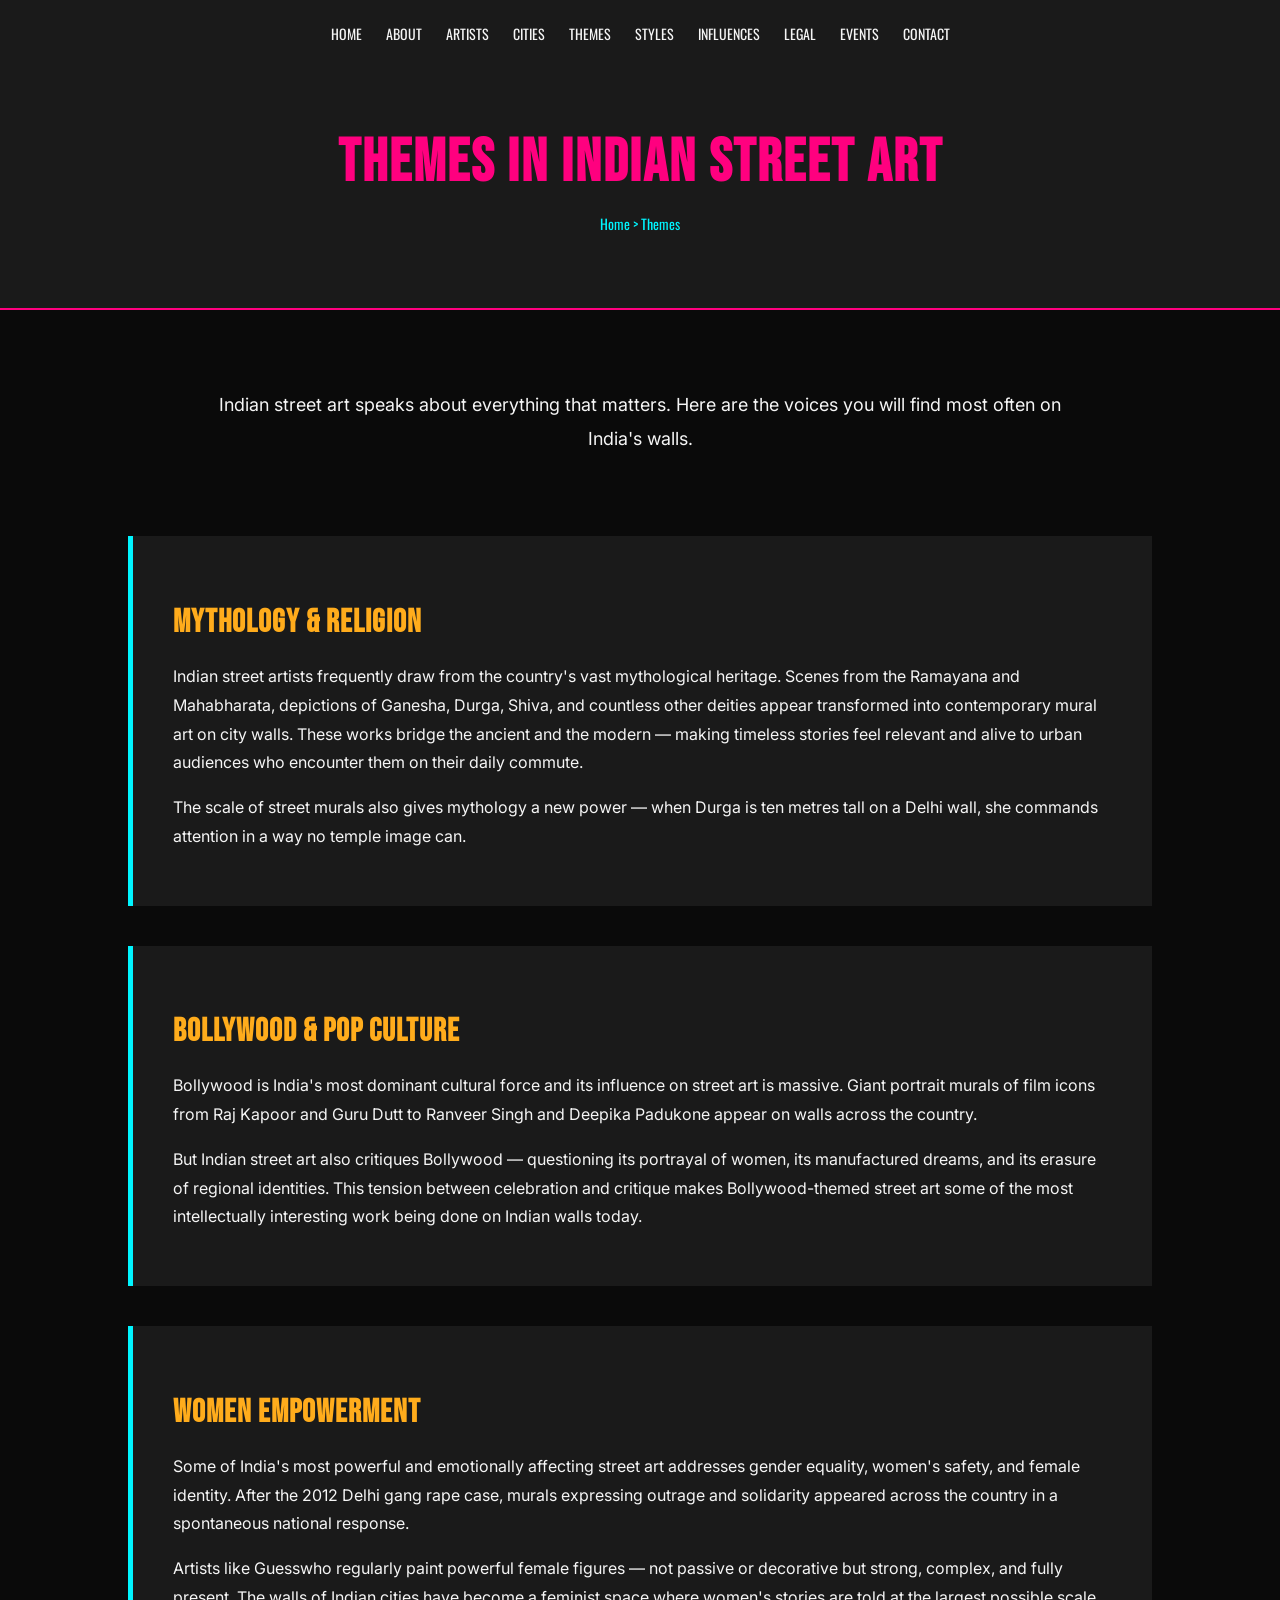
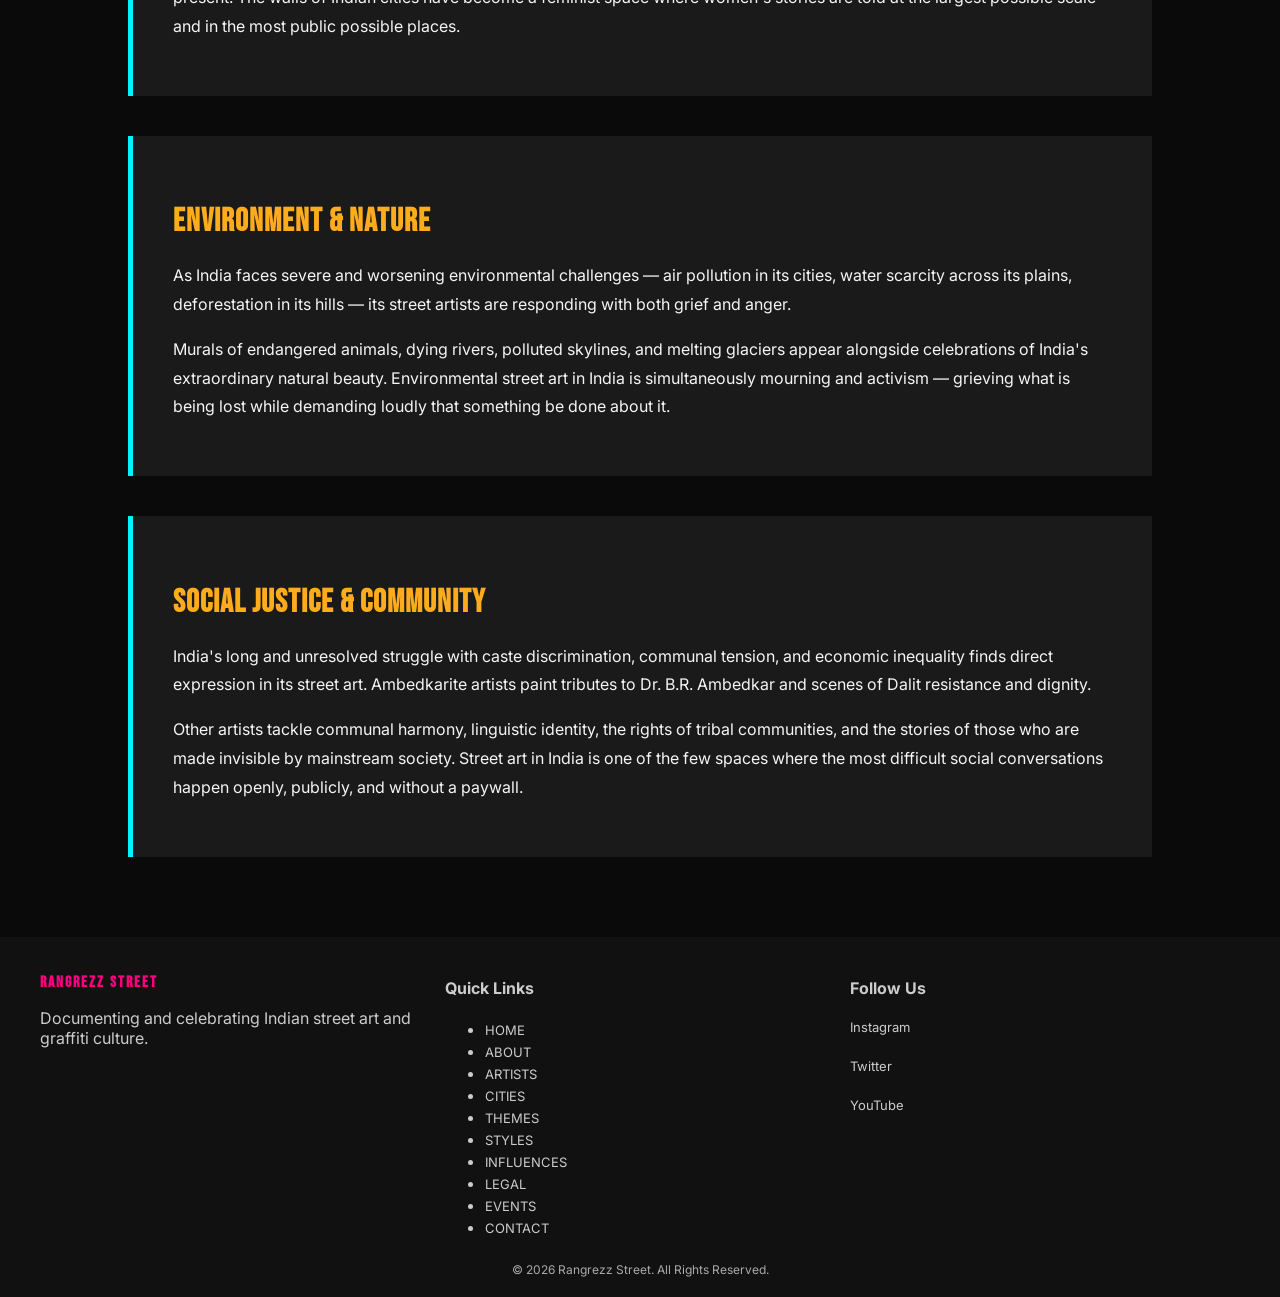
<file: themes.html>
<!DOCTYPE html>
<html lang="en">
<head>
    <meta charset="UTF-8">
    <title>Themes in Indian Street Art</title>
    <meta name="viewport" content="width=device-width, initial-scale=1.0">
    <link rel="stylesheet" href="css/style.css">
    <link rel="stylesheet" href="css/themes.css">

    <!-- Google Fonts -->
    <link href="https://fonts.googleapis.com/css2?family=Bebas+Neue&family=Oswald:wght@400;600&family=Inter:wght@300;400;500&display=swap" rel="stylesheet">
</head>
<body>
   <nav>
           <ul>
            <li><a href="index.html">HOME</a></li>
            <li><a href="about.html">ABOUT</a></li>
            <li><a href="artists.html">ARTISTS</a></li>
            <li><a href="cities.html">CITIES</a></li>
            <li><a href="themes.html">THEMES</a></li>
            <li><a href="styles.html">STYLES</a></li>
            <li><a href="influence.html">INFLUENCES</a></li>
            <li><a href="legal.html">LEGAL</a></li>
            <li><a href="events.html">EVENTS</a></li>
            <li><a href="contact.html">CONTACT</a></li>
           </ul>
    </nav>

    <!-- PAGE BANNER -->
    <section class="page-banner">
        <h1>THEMES IN INDIAN STREET ART</h1>
        <p class="breadcrumb">Home &gt; Themes</p>
    </section>

    <!-- INTRO -->
    <section class="intro">
        <p>
            Indian street art speaks about everything that matters. 
            Here are the voices you will find most often on India's walls.
        </p>
    </section>

    <!-- THEMES SECTION -->
    <section class="themes-container">

        <!-- Theme 1 -->
        <div class="theme-card">
            <h2>MYTHOLOGY & RELIGION</h2>
            <p>
                Indian street artists frequently draw from the country's vast mythological heritage. 
                Scenes from the Ramayana and Mahabharata, depictions of Ganesha, Durga, Shiva, 
                and countless other deities appear transformed into contemporary mural art on city walls. 
                These works bridge the ancient and the modern — making timeless stories feel relevant and alive 
                to urban audiences who encounter them on their daily commute.
            </p>
            <p>
                The scale of street murals also gives mythology a new power — when Durga is ten metres tall 
                on a Delhi wall, she commands attention in a way no temple image can.
            </p>
        </div>

        <!-- Theme 2 -->
        <div class="theme-card">
            <h2>BOLLYWOOD & POP CULTURE</h2>
            <p>
                Bollywood is India's most dominant cultural force and its influence on street art is massive. 
                Giant portrait murals of film icons from Raj Kapoor and Guru Dutt to Ranveer Singh and 
                Deepika Padukone appear on walls across the country.
            </p>
            <p>
                But Indian street art also critiques Bollywood — questioning its portrayal of women, 
                its manufactured dreams, and its erasure of regional identities. 
                This tension between celebration and critique makes Bollywood-themed street art 
                some of the most intellectually interesting work being done on Indian walls today.
            </p>
        </div>

        <!-- Theme 3 -->
        <div class="theme-card">
            <h2>WOMEN EMPOWERMENT</h2>
            <p>
                Some of India's most powerful and emotionally affecting street art addresses gender equality, 
                women's safety, and female identity. After the 2012 Delhi gang rape case, murals expressing 
                outrage and solidarity appeared across the country in a spontaneous national response.
            </p>
            <p>
                Artists like Guesswho regularly paint powerful female figures — not passive or decorative 
                but strong, complex, and fully present. The walls of Indian cities have become a feminist space 
                where women's stories are told at the largest possible scale and in the most public possible places.
            </p>
        </div>

        <!-- Theme 4 -->
        <div class="theme-card">
            <h2>ENVIRONMENT & NATURE</h2>
            <p>
                As India faces severe and worsening environmental challenges — air pollution in its cities, 
                water scarcity across its plains, deforestation in its hills — its street artists are responding 
                with both grief and anger.
            </p>
            <p>
                Murals of endangered animals, dying rivers, polluted skylines, and melting glaciers appear 
                alongside celebrations of India's extraordinary natural beauty. Environmental street art 
                in India is simultaneously mourning and activism — grieving what is being lost while demanding 
                loudly that something be done about it.
            </p>
        </div>

        <!-- Theme 5 -->
        <div class="theme-card">
            <h2>SOCIAL JUSTICE & COMMUNITY</h2>
            <p>
                India's long and unresolved struggle with caste discrimination, communal tension, and economic 
                inequality finds direct expression in its street art. Ambedkarite artists paint tributes to 
                Dr. B.R. Ambedkar and scenes of Dalit resistance and dignity.
            </p>
            <p>
                Other artists tackle communal harmony, linguistic identity, the rights of tribal communities, 
                and the stories of those who are made invisible by mainstream society. Street art in India 
                is one of the few spaces where the most difficult social conversations happen openly, 
                publicly, and without a paywall.
            </p>
        </div>

    </section>
    <!-- COMMON FOOTER -->
<footer class="site-footer">
    <div class="footer-container">
        <div class="footer-section">
            <h3>Rangrezz Street</h3>
            <p>Documenting and celebrating Indian street art and graffiti culture.</p>
        </div>
        <div class="footer-section">
            <h4>Quick Links</h4>
            <ul>
            <li><a href="index.html">HOME</a></li>
            <li><a href="about.html">ABOUT</a></li>
            <li><a href="artists.html">ARTISTS</a></li>
            <li><a href="cities.html">CITIES</a></li>
            <li><a href="themes.html">THEMES</a></li>
            <li><a href="styles.html">STYLES</a></li>
            <li><a href="influence.html">INFLUENCES</a></li>
            <li><a href="legal.html">LEGAL</a></li>
            <li><a href="events.html">EVENTS</a></li>
            <li><a href="contact.html">CONTACT</a></li>
           </ul>
        </div>
        <div class="footer-section">
            <h4>Follow Us</h4>
            <p>
                <a href="https://instagram.com/RangrezzStreet" target="_blank">Instagram</a><br>
                <a href="https://twitter.com/RangrezzStreet" target="_blank">Twitter</a><br>
                <a href="https://youtube.com" target="_blank">YouTube</a>
            </p>
        </div>
    </div>
    <div class="footer-bottom">
        &copy; 2026 Rangrezz Street. All Rights Reserved.
    </div>
</footer>
    <script src="js/main.js"></script>
</body>
</html>
</file>
<file: css/style.css>
/* ===============================
   GLOBAL STYLES
================================= */
body {
    margin: 0;
    padding: 0;
    background-color: #0A0A0A;
    color: #F5F5F5;
    font-family: 'Inter', sans-serif;
}

/* FIX: images responsive */
img {
    max-width: 100%;
    height: auto;
    display: block;
}

h1, h2, h3 {
    font-family: 'Bebas Neue', sans-serif;
    letter-spacing: 2px;
}

a {
    text-decoration: none;
    color: inherit;
}

/* ===============================
   NAVIGATION
================================= */
nav {
    background-color: #1A1A1A;
    padding: 15px 0;
}

nav ul {
    display: flex;
    justify-content: center;
    flex-wrap: wrap; /* FIX for responsiveness */
    list-style: none;
    margin: 0;
    padding: 0;
}

nav ul li {
    margin: 8px 12px;
}

nav ul li a {
    color: #F5F5F5;
    font-family: 'Oswald', sans-serif;
    font-size: 14px;
}

nav ul li a:hover {
    color: #FF007F;
}

/* ===============================
   BUTTONS
================================= */
.btn-primary,
.btn-secondary {
    font-family: 'Oswald', sans-serif;
    padding: 12px 30px;
    display: inline-block;
    margin: 10px;
    transition: 0.3s ease;
}

.btn-primary {
    background-color: #FF007F;
    color: #0A0A0A;
}

.btn-primary:hover {
    background-color: #00F5FF;
}

.btn-secondary {
    border: 2px solid #00F5FF;
    color: #00F5FF;
}

.btn-secondary:hover {
    background-color: #00F5FF;
    color: #0A0A0A;
}

/* ===============================
   SECTIONS
================================= */
.section {
    padding: 60px 10%;
}

.section h2 {
    font-size: 38px;
    color: #FFAC1C;
    margin-bottom: 25px;
    text-align: center;
}

.section p {
    line-height: 1.8;
    margin-bottom: 18px;
}

/* ===============================
   PAGE BANNER
================================= */
.page-banner {
    background-color: #1A1A1A;
    padding: 60px 10%;
    text-align: center;
    border-bottom: 2px solid #FF007F;
}

.page-banner h1 {
    font-size: 60px;
    color: #FF007F;
    margin: 0;
}

.breadcrumb {
    font-family: 'Oswald', sans-serif;
    color: #00F5FF;
    font-size: 14px;
}

/* ===============================
   INTRO
================================= */
.intro {
    padding: 50px 10%;
    text-align: center;
    font-size: 18px;
    line-height: 1.8;
}

/* ===============================
   FORMS
================================= */
form {
    display: flex;
    flex-direction: column;
}

label {
    font-family: 'Oswald', sans-serif;
    margin-top: 15px;
    color: #00F5FF;
}

input, select, textarea {
    padding: 12px;
    background: #1A1A1A;
    border: 1px solid #333;
    color: #F5F5F5;
}

textarea {
    min-height: 120px;
}

input:focus, select:focus, textarea:focus {
    outline: none;
    border: 1px solid #FF007F;
}

.submit-btn {
    margin-top: 20px;
    padding: 14px;
    background: #FF007F;
    border: none;
    cursor: pointer;
}

.submit-btn:hover {
    background: #00F5FF;
    color: #000;
}

/* ===============================
   FOOTER
================================= */
.site-footer {
    background: #111;
    color: #ccc;
    padding: 20px;
}

.footer-container {
    display: flex;
    flex-wrap: wrap;
    justify-content: space-between;
    max-width: 1200px;
    margin: auto;
    gap: 15px;
}

.footer-section {
    flex: 1;
    min-width: 180px;
}

.footer-section h3 {
    color: #FF007F;
    font-size: 16px;
    margin-bottom: 6px;
}

.footer-section a {
    font-size: 13px;
    margin-bottom: 3px;
    display: block;
}

.footer-section a:hover {
    color: #00F5FF;
}

.footer-bottom {
    text-align: center;
    margin-top: 10px;
    font-size: 12px;
    color: #aaa;
}

/* ===============================
   RESPONSIVE
================================= */
@media (max-width: 768px) {

    .section {
        padding: 40px 20px;
    }

    .page-banner h1 {
        font-size: 36px;
    }

    /* NAVBAR STACK */

    nav {
        padding: 10px;
    }

    nav ul {
        flex-direction: row; /* NOT column */
        flex-wrap: wrap;
        justify-content: center;
        gap: 8px;
    }

    nav ul li {
        margin: 0;
    }

    nav ul li a {
        display: block;
        padding: 6px 12px;
        font-size: 12px;
        border: 1px solid #333;
        border-radius: 20px;
        background: #111;
        transition: 0.3s;
    }

    nav ul li a:hover {
        background: #FF007F;
        color: #000;
    }
    .footer-container {
        flex-direction: column;
        text-align: center;
    }
}
</file>
<file: css/index.css>
/* HERO */

.hero {
    background-image: url("../images/home/hero.jpg");
    background-size: cover; 
    background-repeat: no-repeat; 
    text-align: center;
    padding: 120px 20px;
}

.hero h1 {
    font-size: 80px;
    color: #FF007F;
}

.hero h2 {
    font-size: 28px;
    margin-top: 10px;
}

.hero p {
    max-width: 800px;
    margin: 20px auto;
    font-size: 18px;
}

.hero-buttons {
    margin-top: 30px;
}

/* Call to action */
.cta {
    text-align: center;
    padding-bottom: 80px;
}
.cta .btn {
    display: inline-block;
    margin: 10px;
    padding: 12px 30px;
    border-radius: 50px;
    font-family: 'Oswald', sans-serif;
    text-decoration: none;
    transition: all 0.3s ease;
}
.btn-primary {
    background: #00F5FF;
    color: #222;
}
.btn-primary:hover {
    background: #00cfcf;
}
.btn-secondary {
    background: #FFAC1C;
    color: #fff;
}
.btn-secondary:hover {
    background: #e69500;
}

/* INTRO STRIP */

.intro-strip {
    display: flex;
    justify-content: center;
    padding: 60px 20px;
    background-color: #1A1A1A;
    flex-wrap: wrap;
}

.intro-box {
    width: 300px;
    margin: 20px;
}

/* CARDS */

.card-container {
    display: flex;
    justify-content: center;
    flex-wrap: wrap;
    padding: 40px 20px;
}

.artist-card,
.city-card {
    background-color: #1A1A1A;
    padding: 30px;
    margin: 20px;
    width: 300px;
}
.artist-image-container {
    width: 100%;      
    height: 300px;     
    overflow: hidden;  
}

.artist-image-container img {
    width: 100%;      
    height: 100%;     
    object-fit: cover; 
}

.tag {
    color: #FFAC1C;
    font-family: 'Oswald', sans-serif;
    font-size: 14px;
}

.style {
    color: #00F5FF;
    font-family: 'Oswald', sans-serif;
}

.section-title {
    text-align: center;
    font-size: 50px;
    margin-top: 80px;
}

.section-button {
    text-align: center;
    margin-bottom: 60px;
}

/* QUOTE */

.quote-section {
    background-color: #1A1A1A;
    text-align: center;
    padding: 60px 20px;
}

.quote {
    font-size: 24px;
}

.quote-author {
    color: #FFAC1C;
    font-family: 'Oswald', sans-serif;
}
/* Responsive */
@media (max-width: 768px) {
    .mission-cards, .info-cards {
        flex-direction: column;
        align-items: center;
    }
}
</file>
<file: css/artists.css>
/* ===============================
   ARTISTS PAGE
==================================*/

.artists-intro {
    text-align: center;
    padding: 40px 0;
    font-family: 'Inter', sans-serif;
    font-size: 18px;
}

.artists-section {
    padding: 60px 0;
}

.artist-card {
    display: flex;
    flex-wrap: wrap;
    gap: 40px;
    margin-bottom: 80px;
    background-color: #1A1A1A;
    padding: 30px;
    border-radius: 8px;
    transition: 0.3s ease;
}

.artist-card:hover {
    transform: translateY(-5px);
    border: 1px solid #FF007F;
}

.artist-image img {
    width: 300px;
    height: 300px;
    object-fit: cover;
    border-radius: 6px;
}

.artist-content {
    flex: 1;
}

.artist-content h2 {
    font-family: 'Bebas Neue', sans-serif;
    font-size: 40px;
}

.city-tag {
    display: inline-block;
    background-color: #FFAC1C;
    color: #0A0A0A;
    padding: 4px 10px;
    margin: 10px 0;
    font-family: 'Oswald', sans-serif;
    font-size: 14px;
}

.style-tags span {
    display: inline-block;
    background-color: #0A0A0A;
    border: 1px solid #00F5FF;
    padding: 4px 10px;
    margin-right: 8px;
    margin-bottom: 10px;
    font-family: 'Oswald', sans-serif;
    font-size: 13px;
}

.artist-content p {
    font-family: 'Inter', sans-serif;
    line-height: 1.7;
    margin: 20px 0;
}

.artist-content h4 {
    font-family: 'Oswald', sans-serif;
    margin-bottom: 10px;
}

.artist-content ul {
    font-family: 'Inter', sans-serif;
    padding-left: 20px;
}

.artist-content ul li {
    margin-bottom: 8px;
}
</file>
<file: css/cities.css>
.cities-intro {
    text-align: center;
    padding: 40px 0;
    font-family: 'Inter', sans-serif;
}

.city-image {
    width: 100%;          
    overflow: hidden;  
}

.city-image img {
    width: 100%;      
    height: 100%;     
    object-fit: cover; 
}

.tab-buttons {
    display: flex;
    justify-content: center;
    flex-wrap: wrap;
    gap: 15px;
    margin-bottom: 40px;
}

.tab-btn {
    background-color: #1A1A1A;
    color: #F5F5F5;
    border: 1px solid #00F5FF;
    padding: 10px 20px;
    font-family: 'Oswald', sans-serif;
    cursor: pointer;
    transition: 0.3s ease;
}

.tab-btn:hover {
    background-color: #FF007F;
    border-color: #FF007F;
}

.tab-btn.active {
    background-color: #FF007F;
    border-color: #FF007F;
}

.tab-content {
    display: none;
    background-color: #1A1A1A;
    padding: 40px;
    border-radius: 8px;
}

.tab-content.active {
    display: block;
}

.tab-content h2 {
    font-family: 'Bebas Neue', sans-serif;
    font-size: 36px;
    margin-bottom: 20px;
}

.tab-content h3,
.tab-content h4 {
    font-family: 'Oswald', sans-serif;
    margin-top: 20px;
}

.tab-content p,
.tab-content ul {
    font-family: 'Inter', sans-serif;
    margin-top: 10px;
}

.tab-content ul {
    padding-left: 20px;
}
</file>
<file: css/about.css>
/* Section spacing */
.section {
    padding: 60px 15px;
    max-width: 1200px;
    margin: 0 auto;
}

/* Headings */
.section h2 {
    font-family: 'Oswald', sans-serif;
    font-size: 32px;
    margin-bottom: 20px;
    text-align: center;
}

.section p {
    font-family: 'Inter', sans-serif;
    font-size: 16px;
    line-height: 1.8;
    max-width: 900px;
    margin: 0 auto 20px;
}
/* TEAM SECTION IMAGE */
.section.team {
    text-align: center;
    padding: 60px 15px;
}

.section.team .team-card {
    display: inline-block;
    background: #222;
    padding: 30px 20px;
    border-radius: 15px;
    max-width: 350px;
    text-align: center;
    color: #fff;
    box-shadow: 0 5px 15px rgba(0,0,0,0.2);
    transition: transform 0.3s ease, box-shadow 0.3s ease;
    margin: 0 auto;
}

.section.team .team-card:hover {
    transform: translateY(-5px);
    box-shadow: 0 10px 25px rgba(0,0,0,0.25);
}

.section.team .team-card .art-image {
    display: flex;
    justify-content: center;
    margin-bottom: 20px;
}

.section.team .team-card .art-image img {
    width: 180px;
    height: 180px;
    border-radius: 50%;
    object-fit: cover;
    border: 4px solid #FF007F;
    transition: transform 0.3s ease;
}

.section.team .team-card .art-image img:hover {
    transform: scale(1.05);
}

.section.team .team-card h3 {
    color: #FF007F;
    margin-bottom: 10px;
}

.section.team .team-card p {
    color: #fff;
    margin-bottom: 8px;
    line-height: 1.4;
}

.section.team .team-card p:first-of-type {
    font-weight: 600;
    color: #00F5FF;
}

/* Mission cards */
.mission-cards {
    display: flex;
    flex-wrap: wrap;
    justify-content: center;
    gap: 20px;
    margin-top: 30px;
}
.mission-cards .mcard {
    background:#222;
    border-radius: 12px;
    padding: 30px;
    text-align: center;
    width: 250px;
    transition: 0.4s ease, box-shadow 0.3s;
}
.mcard h3 {
    font-family: 'Oswald', sans-serif;
    color: #FF007F;
}

.mission-cards .icon {
    font-size: 36px;
    margin-bottom: 15px;
}

.mission-cards .mcard:hover {
    transform: translateY(-5px);
    box-shadow: 0 6px 15px rgba(0,0,0,0.15);
}



/* Info cards with number count */
.info-cards {
    display: flex;
    flex-wrap: wrap;
    justify-content: center;
    gap: 25px;
    margin-top: 30px;
}
.info-card {
    background:#222;
    padding: 25px;
    width: 220px;
    margin-bottom:25px;
    border-left:4px solid #FF007F;
    border-radius: 12px;
    text-align: center;
    box-shadow: 0 4px 10px rgba(0,0,0,0.1);
    transition: transform 0.3s, box-shadow 0.3s;
    
}
.info-card:hover {
    transform: translateY(-5px);
    box-shadow: 0 6px 18px rgba(0,0,0,0.15);
}
.info-card .number {
    font-family: 'Bebas Neue', cursive;
    font-size: 40px;
    color: #FF007F;
    margin-bottom: 10px;
}

/* Quote strip */
.quote-strip {
    background: #222;
    color: #fff;
    padding: 50px 15px;
    text-align: center;
    font-family: 'Oswald', sans-serif;
    font-size: 22px;
}

/* Call to action */
.cta {
    text-align: center;
    padding-bottom: 80px;
}
.cta .btn {
    display: inline-block;
    margin: 10px;
    padding: 12px 30px;
    border-radius: 50px;
    font-family: 'Oswald', sans-serif;
    text-decoration: none;
    transition: all 0.3s ease;
}
.btn-primary {
    background: #00F5FF;
    color: #222;
}
.btn-primary:hover {
    background: #00cfcf;
}
.btn-secondary {
    background: #FFAC1C;
    color: #fff;
}
.btn-secondary:hover {
    background: #e69500;
}

/* Responsive */
@media (max-width: 768px) {
    .mission-cards, .info-cards {
        flex-direction: column;
        align-items: center;
    }
}
</file>
<file: css/contact.css>
.contact-container{
display:grid;
grid-template-columns:1.2fr 0.8fr;
gap:40px;
padding:40px 10%;
}

/* FORM */
form{
display:flex;
flex-direction:column;
}

label{
font-family:'Oswald',sans-serif;
margin-top:20px;
margin-bottom:5px;
color:#00F5FF;
}

input, select, textarea{
padding:12px;
background:#1A1A1A;
border:1px solid #333;
color:#F5F5F5;
font-family:'Inter';
}

textarea{
min-height:120px;
resize:vertical;
}

input:focus, select:focus, textarea:focus{
outline:none;
border:1px solid #FF007F;
}

.file-note{
font-size:12px;
color:#aaa;
margin-top:5px;
}

.submit-btn{
margin-top:30px;
padding:15px;
background:#FF007F;
border:none;
color:white;
font-family:'Oswald',sans-serif;
cursor:pointer;
transition:0.3s;
}

.submit-btn:hover{
background:#00F5FF;
color:#000;
}

/* INFO CARDS */
.contact-info-card{
background:#1A1A1A;
padding:25px;
margin-bottom:25px;
border-left:4px solid #FFAC1C;
}

.contact-info-card h3{
font-family:'Oswald';
margin-bottom:15px;
}

.contact-info-card .main{
color:#FF007F;
font-weight:500;
}

.contact-info-card .sub{
font-size:14px;
color:#ccc;
}

.contact-info-card ul{
padding-left:20px;
}
/* CONTACT RESPONSIVE FIX */
@media (max-width: 768px) {

    .contact-container {
        grid-template-columns: 1fr; /* stack into 1 column */
        padding: 30px 20px;
        gap: 20px;
    }

    .contact-info-card {
        padding: 20px;
    }

    .submit-btn {
        width: 100%;
    }

}
</file>
<file: css/events.css>
.filters{
text-align:center;
padding:20px;
}

.filter-btn{
background:none;
border:2px solid #00F5FF;
color:#00F5FF;
padding:10px 20px;
margin:5px;
cursor:pointer;
font-family:'Oswald',sans-serif;
}

.filter-btn.active,
.filter-btn:hover{
background:#FF007F;
border-color:#FF007F;
color:#fff;
}

.events-container{
display:grid;
gap:30px;
padding:40px 10%;
}

.event-card{
background:#1A1A1A;
padding:30px;
border-left:5px solid #00F5FF;
transition:0.4s;
}

.event-card:hover{
transform:translateY(-8px);
border-left:5px solid #FF007F;
}

.badge{
padding:5px 10px;
font-size:12px;
font-family:'Oswald';
}

.upcoming{
background:#00cc66;
color:#000;
}
</file>
<file: css/influence.css>
/* Folk Cards */
.folk-container {
    padding: 0 10% 80px;
    display: grid;
    gap: 50px;
}

.folk-card {
    background-color: #1A1A1A;
    padding: 40px;
    border-left: 5px solid #00F5FF;
    transition: 0.4s ease;
}

.folk-card:hover {
    transform: translateY(-10px);
    border-left: 5px solid #FF007F;
    box-shadow: 0 0 25px rgba(0,245,255,0.2);
}

.folk-card h2 {
    font-family: 'Bebas Neue', sans-serif;
    color: #FF007F;
    font-size: 32px;
}

.folk-card h3 {
    font-family: 'Oswald', sans-serif;
    color: #FFAC1C;
    margin-top: 25px;
    font-size: 18px;
}

.folk-card p {
    line-height: 1.8;
    font-size: 15px;
}
.art-image img {
    width: 300px;
    height: 300px;
    object-fit: cover;
    border-radius: 6px;
}
</file>
<file: css/legal.css>
/* Sections */
.section {
    padding: 60px 12%;
}

.section h2 {
    font-family: 'Bebas Neue', sans-serif;
    font-size: 38px;
    color: #FFAC1C;
    margin-bottom: 25px;
}

.section p {
    line-height: 1.9;
    margin-bottom: 18px;
}

/* Cards */
.cards {
    display: grid;
    gap: 30px;
}

.card {
    background-color: #1A1A1A;
    padding: 30px;
    border-left: 5px solid #00F5FF;
    transition: 0.4s ease;
}

.card:hover {
    transform: translateY(-8px);
    border-left: 5px solid #FF007F;
    box-shadow: 0 0 25px rgba(255, 0, 127, 0.25);
}

.card h3 {
    font-family: 'Oswald', sans-serif;
    color: #FF007F;
}

/* Comparison */
.comparison {
    display: grid;
    grid-template-columns: 1fr 1fr;
    gap: 40px;
    margin-top: 40px;
}

.column {
    background-color: #1A1A1A;
    padding: 30px;
}

.column h3 {
    font-family: 'Oswald', sans-serif;
    margin-bottom: 20px;
}

.column ul {
    list-style: none;
    padding: 0;
}

.column ul li {
    margin-bottom: 12px;
    line-height: 1.6;
}

.legal {
    border-top: 4px solid #00F5FF;
}

.illegal {
    border-top: 4px solid #FF007F;
}
</file>
<file: css/styles.css>
/* ===============================
   STYLES PAGE
================================= */

.styles-grid {
  display: grid;
  grid-template-columns: repeat(auto-fit, minmax(280px, 1fr));
  gap: 30px;
}

.style-card {
  background: var(--light-gray);
  padding: 25px;
  border-left: 6px solid #00F5FF;
  transition: 0.3s ease;
}

.style-card:hover {
  transform: translateY(-6px);
}

.style-header {
  display: flex;
  justify-content: space-between;
  align-items: center;
}

.style-card h3 {
  margin-bottom: 10px;
}

.difficulty {
  font-family: 'Oswald', sans-serif;
  font-size: 12px;
  text-transform: uppercase;
}

/* COLOR TAGS */
.foundation { border-color: #00F5FF; }
.classic { border-color: #FF007F; }
.bold { border-color: #FFAC1C; }
.complex { border-color: #FF007F; }
.precise { border-color: #00F5FF; }
.large { border-color: #FFAC1C; }

/* DIFFICULTY GUIDE */
.difficulty-grid {
  display: grid;
  grid-template-columns: repeat(auto-fit, minmax(250px, 1fr));
  gap: 30px;
  margin-top: 30px;
}

.difficulty-col {
  padding: 25px;
  background: var(--light-gray);
}

.beginner { border-top: 5px solid #00F5FF; }
.intermediate { border-top: 5px solid #FFAC1C; }
.advanced { border-top: 5px solid #FF007F; }

.container h2{
  font-size: 38px;
  color: #FFAC1C;
}

/* QUOTE STRIP */
.quote-strip {
  background: var(--black);
  color: var(--white);
  padding: 60px 20px;
  text-align: center;
  margin-top: 80px;
}

.quote-strip p {
  font-family: 'Bebas Neue', sans-serif;
  font-size: 28px;
  letter-spacing: 1px;
  margin-bottom: 20px;
}

.quote-strip span {
  font-family: 'Oswald', sans-serif;
  font-size: 14px;
  opacity: 0.8;
}
</file>
<file: css/themes.css>
/* THEMES */
.themes-container {
    padding: 0 10% 80px 10%;
    display: grid;
    gap: 40px;
}

.theme-card {
    background-color: #1A1A1A;
    padding: 40px;
    border-left: 5px solid #00F5FF;
    transition: 0.4s ease;
    position: relative;
}

.theme-card:hover {
    transform: translateY(-8px);
    border-left: 5px solid #FF007F;
    box-shadow: 0 0 20px rgba(255, 0, 127, 0.3);
}

.theme-card h2 {
    font-family: 'Bebas Neue', sans-serif;
    font-size: 32px;
    letter-spacing: 1px;
    color: #FFAC1C;
    margin-bottom: 20px;
}

.theme-card p {
    font-size: 16px;
    line-height: 1.8;
    color: #F5F5F5;
    margin-bottom: 15px;
}

body {
    margin: 0;
    background-color: #0A0A0A;
    color: #F5F5F5;
    font-family: 'Inter', sans-serif;
}



/* Intro */
.intro {
    padding: 60px 15%;
}

.intro h2 {
    font-family: 'Bebas Neue', sans-serif;
    font-size: 40px;
    color: #FFAC1C;
}

.intro p {
    line-height: 1.9;
    margin-bottom: 20px;
}
</file>
